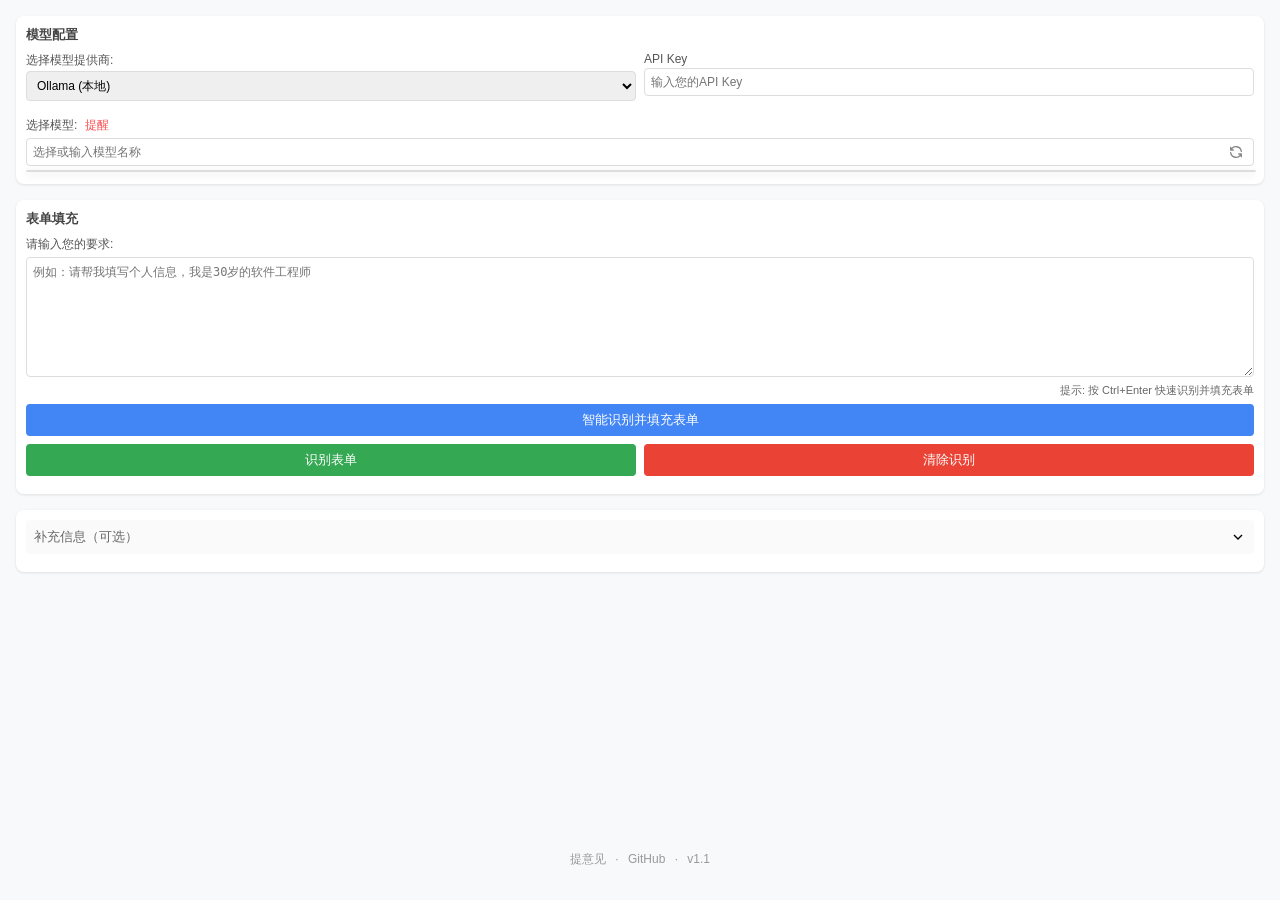
<file: sidepanel.html>
<!DOCTYPE html>
<html>
<head>
    <meta charset="UTF-8">
    <title>智能表单填充助手</title>
    <style>
        body {
            font-family: 'PingFang SC', 'Microsoft YaHei', sans-serif;
            width: 100%;
            min-height: 100vh;
            padding: 12px;
            background-color: #f8f9fa;
            margin: 0;
            box-sizing: border-box;
            overflow-y: auto;
            display: flex;
            flex-direction: column;
        }
        h1 {
            font-size: 16px;
            color: #333;
            margin: 0 0 12px 0;
            text-align: center;
        }
        .section {
            background-color: white;
            border-radius: 8px;
            padding: 10px;
            margin-bottom: 12px;
            box-shadow: 0 1px 3px rgba(0,0,0,0.1);
        }
        .section-title {
            font-size: 13px;
            font-weight: bold;
            margin-bottom: 8px;
            color: #444;
        }
        label {
            display: block;
            margin-bottom: 4px;
            font-size: 12px;
            color: #555;
        }
        input[type="text"], select, textarea {
            width: 100%;
            padding: 6px;
            border: 1px solid #ddd;
            border-radius: 4px;
            box-sizing: border-box;
            margin-bottom: 8px;
            font-size: 12px;
        }
        textarea {
            height: 80px;
            resize: vertical;
        }
        button {
            background-color: #4285f4;
            color: white;
            border: none;
            padding: 7px 12px;
            border-radius: 4px;
            cursor: pointer;
            font-size: 13px;
            width: 100%;
            transition: background-color 0.2s;
        }
        button:hover {
            background-color: #3367d6;
        }
        button:disabled {
            opacity: 0.7;
            cursor: not-allowed;
        }
        .radio-group {
            margin-bottom: 8px;
            display: flex;
            justify-content: space-between;
        }
        .radio-option {
            display: flex;
            align-items: center;
        }
        .radio-option input {
            margin-right: 4px;
        }
        .status {
            font-size: 12px;
            color: #666;
            margin-top: 8px;
            text-align: center;
        }
        .hidden {
            display: none;
        }
        
        /* API Key链接样式 */
        .api-key-link {
            font-size: 12px;
            margin-left: 5px;
            color: #4285f4;
            text-decoration: none;
        }
        
        .api-key-link:hover {
            text-decoration: underline;
        }
        
        /* 加载指示器样式 */
        .loading-indicator {
            display: none;
            position: relative;
            width: 100%;
            height: 3px;
            overflow: hidden;
            margin-top: 8px;
            background-color: #f1f1f1;
            border-radius: 2px;
        }
        .loading-indicator::after {
            content: '';
            position: absolute;
            top: 0;
            left: 0;
            height: 100%;
            width: 30%;
            background-color: #4285f4;
            animation: loading 1.5s infinite ease-in-out;
            border-radius: 2px;
        }
        @keyframes loading {
            0% {
                left: -30%;
            }
            100% {
                left: 100%;
            }
        }
        .loading-indicator.active {
            display: block;
        }
        
        /* 紧凑布局 */
        .compact-row {
            display: flex;
            gap: 8px;
            margin-bottom: 8px;
        }
        .compact-row > div {
            flex: 1;
        }
        .compact-row label {
            margin-bottom: 2px;
        }
        .shortcut-tip {
            text-align: right;
            margin-top: -6px;
            margin-bottom: 6px;
            font-size: 11px;
            color: #666;
        }
        
        /* 侧边栏特定样式 */
        @media (min-width: 300px) {
            body {
                padding: 16px;
            }
            
            textarea {
                height: 120px;
            }
            
            .section {
                margin-bottom: 16px;
            }
        }
        
        /* 主要内容区域 */
        .main-content {
            flex: 1;
        }
        
        .footer-info {
            text-align: center;
            margin-top: auto;
            padding: 16px 0;
            font-size: 12px;
            color: #999;
        }
        .footer-info a {
            color: #999;
            text-decoration: none;
        }
        .footer-info a:hover {
            color: #4285f4;
        }
        .footer-sep {
            margin: 0 6px;
        }
        .qrcode-image {
            max-width: 100%;
            width: 150px;
            height: 150px;
            border-radius: 8px;
            box-shadow: 0 2px 8px rgba(0,0,0,0.1);
        }
        
        /* 反馈按钮样式 */
        .feedback-button {
            margin-top: 10px;
            padding: 6px 12px;
            background-color: #f0f0f0;
            border: 1px solid #ddd;
            border-radius: 4px;
            font-size: 12px;
            cursor: pointer;
            transition: background-color 0.2s;
        }
        .feedback-button:hover {
            background-color: #e0e0e0;
        }
        
        /* 反馈链接样式 */
        .feedback-link {
            display: inline-block;
            margin-top: 10px;
            font-size: 13px;
            color: #4285f4;
            text-decoration: none;
            transition: color 0.2s;
        }
        .feedback-link:hover {
            color: #3367d6;
            text-decoration: underline;
        }
        
        /* 模态框样式 */
        .modal {
            display: none;
            position: fixed;
            top: 0;
            left: 0;
            width: 100%;
            height: 100%;
            background-color: rgba(0,0,0,0.5);
            z-index: 1000;
            justify-content: center;
            align-items: center;
        }
        .modal-content {
            background-color: white;
            padding: 20px;
            border-radius: 8px;
            max-width: 80%;
            box-shadow: 0 4px 12px rgba(0,0,0,0.2);
            text-align: left;
        }
        .modal-content h3 {
            margin-top: 0;
            margin-bottom: 16px;
            font-size: 16px;
            color: #333;
        }
        .modal-content p {
            margin: 8px 0;
            font-size: 13px;
            color: #666;
            line-height: 1.5;
        }
        .modal-content a {
            color: #1890ff;
            text-decoration: none;
        }
        .modal-content a:hover {
            text-decoration: underline;
        }
        .modal-close {
            margin-top: 15px;
            padding: 6px 12px;
            background-color: #4285f4;
            color: white;
            border: none;
            border-radius: 4px;
            cursor: pointer;
        }
        .modal-close:hover {
            background-color: #3367d6;
        }
        
        /* 自定义下拉列表样式 */
        .model-selection-container {
            position: relative;
        }
        .model-input {
            width: 100%;
            padding: 6px;
            padding-right: 30px; /* 为刷新按钮留出空间 */
            border: 1px solid #ddd;
            border-radius: 4px;
            box-sizing: border-box;
            margin-bottom: 8px;
            font-size: 12px;
        }
        .refresh-button {
            position: absolute;
            right: 8px;
            top: 50%;
            transform: translateY(-50%);
            margin-top: -4px; /* 调整垂直位置 */
            background: none;
            border: none;
            padding: 2px;
            width: 20px;
            height: 20px;
            cursor: pointer;
            color: #888;
            border-radius: 3px;
            display: flex;
            align-items: center;
            justify-content: center;
            transition: all 0.2s;
        }
        .refresh-button:hover {
            color: #4285f4;
            background-color: rgba(66, 133, 244, 0.1);
        }
        .refresh-button svg {
            width: 16px;
            height: 16px;
        }
        .model-dropdown {
            position: absolute;
            top: 100%;
            left: 0;
            width: 100%;
            background-color: white;
            border-radius: 4px;
            box-shadow: 0 2px 8px rgba(0,0,0,0.15);
            max-height: 200px;
            overflow-y: auto;
            z-index: 100;
            margin-top: -4px;
            border: 1px solid #ddd;
        }
        .model-list {
            list-style: none;
            padding: 0;
            margin: 0;
        }
        .model-list li {
            padding: 8px 12px;
            cursor: pointer;
            font-size: 12px;
            border-bottom: 1px solid #f0f0f0;
            transition: background-color 0.2s;
        }
        .model-list li:last-child {
            border-bottom: none;
        }
        .model-list li:hover {
            background-color: #f0f0f0;
        }
        
        /* 添加提示图标样式 */
        .info-icon {
            display: inline-block;
            color: #ff4d4f;
            font-size: 12px;
            margin-left: 4px;
            cursor: help;
            font-style: normal;
            vertical-align: middle;
        }
        
        .tooltip {
            position: absolute;
            background: rgba(0, 0, 0, 0.8);
            color: white;
            padding: 8px 12px;
            border-radius: 4px;
            font-size: 12px;
            max-width: 300px;
            z-index: 1000;
            display: none;
            white-space: pre-wrap;
            line-height: 1.4;
        }
        
        .info-icon:hover + .tooltip {
            display: block;
        }
        
        /* Ollama配置卡片样式 */
        .ollama-guide {
            background-color: #f5f7ff;
            border: 1px solid #e0e6ff;
            padding: 12px;
            margin-top: 8px;
            border-radius: 6px;
        }
        .ollama-guide h4 {
            margin: 0 0 8px 0;
            color: #1a73e8;
            font-size: 13px;
        }
        .ollama-guide p {
            margin: 4px 0;
            font-size: 12px;
            color: #555;
            line-height: 1.5;
        }
        .ollama-guide code {
            background: #eef1ff;
            padding: 2px 4px;
            border-radius: 3px;
            font-family: monospace;
            font-size: 11px;
            display: block;
            margin: 4px 0;
            white-space: pre-wrap;
        }
        .ollama-guide .note {
            color: #d23f31;
            font-size: 11px;
            margin-top: 8px;
        }
        
        /* 字数统计样式 */
        .word-count {
            font-size: 11px;
            color: #666;
            text-align: right;
            margin-top: -6px;
            margin-bottom: 8px;
        }
        
        .word-count.warning {
            color: #f57c00;
        }
        
        .word-count.error {
            color: #d32f2f;
        }
        
        /* 补充资料文本框样式 */
        .additional-info-textarea {
            min-height: 40px;
            max-height: 200px;
            font-size: 12px;
            line-height: 1.5;
            padding: 8px;
            display: none;
        }
        
        /* 补充资料相关样式 */
        .additional-info-container {
            position: relative;
        }
        
        .additional-info-header {
            display: flex;
            align-items: center;
            justify-content: space-between;
            cursor: pointer;
            padding: 8px;
            background: #fafafa;
            border-radius: 4px;
            margin-bottom: 8px;
            user-select: none;
        }
        
        .additional-info-header:hover {
            background: #f0f0f0;
        }
        
        .additional-info-title {
            font-size: 13px;
            color: #666;
        }
        
        .additional-info-arrow {
            width: 16px;
            height: 16px;
            transition: transform 0.2s;
        }
        
        .additional-info-container.expanded .additional-info-arrow {
            transform: rotate(180deg);
        }
        
        .additional-info-container.expanded .additional-info-textarea,
        .additional-info-container.expanded .additional-info-footer,
        .additional-info-container.expanded .tags-container {
            display: block;
        }
        
        .additional-info-footer {
            display: none;
            justify-content: flex-end;
            align-items: center;
            margin-top: 4px;
        }
        
        .tags-container {
            display: none;
            align-items: center;
            gap: 8px;
            margin-bottom: 8px;
            min-height: 28px;
            flex-wrap: wrap;
        }
        
        .tags-list {
            display: flex;
            gap: 8px;
            flex-wrap: wrap;
            flex: 1;
        }
        
        .tag {
            display: inline-flex;
            align-items: center;
            gap: 4px;
            padding: 4px 8px;
            background-color: #f0f0f0;
            border-radius: 4px;
            font-size: 12px;
            cursor: pointer;
            transition: all 0.2s;
        }
        
        .tag.active {
            background-color: #e6f4ff;
            color: #1890ff;
        }
        
        .tag:hover {
            background-color: #e6e6e6;
        }
        
        .tag.active:hover {
            background-color: #bae0ff;
        }
        
        .tag .delete-btn {
            width: 14px;
            height: 14px;
            display: inline-flex;
            align-items: center;
            justify-content: center;
            border-radius: 50%;
            background: rgba(0, 0, 0, 0.1);
            border: none;
            padding: 0;
            cursor: pointer;
            opacity: 0.6;
            transition: all 0.2s;
            color: #666;
        }
        
        .tag .delete-btn:hover {
            opacity: 1;
            background: rgba(0, 0, 0, 0.2);
            color: #333;
        }
        
        .tag.active .delete-btn {
            color: #1890ff;
            background: rgba(24, 144, 255, 0.1);
        }
        
        .tag.active .delete-btn:hover {
            background: rgba(24, 144, 255, 0.2);
            color: #096dd9;
        }
        
        .icon-button {
            width: 24px;
            height: 24px;
            padding: 0;
            display: flex;
            align-items: center;
            justify-content: center;
            background: none;
            border: 1px solid #ddd;
            border-radius: 4px;
            cursor: pointer;
            color: #666;
            transition: all 0.2s;
        }
        
        .icon-button:hover {
            background-color: #f5f5f5;
            border-color: #999;
            color: #333;
        }
        
        .button-group {
            display: inline-flex;
            align-items: center;
            gap: 4px;
        }
        
        .text-button {
            font-size: 12px;
            color: #1890ff;
            text-decoration: none;
            cursor: pointer;
            padding: 7px 12px;
            min-width: 32px;
            text-align: center;
            white-space: nowrap;
        }
        
        .text-button:hover {
            text-decoration: underline;
        }
        
        .small-button {
            padding: 7px 12px;
            font-size: 12px;
            background-color: #1890ff;
            color: white;
            border: none;
            border-radius: 4px;
            cursor: pointer;
            transition: background-color 0.2s;
            min-width: 32px;
            white-space: nowrap;
        }
        
        .small-button:hover {
            background-color: #40a9ff;
        }
        
        .small-button:disabled {
            background-color: #d9d9d9;
            cursor: not-allowed;
        }
    </style>
</head>
<body>
    <div class="main-content">
        <div class="section">
            <div class="section-title">模型配置</div>
            
            <div class="compact-row">
                <div>
                    <label for="model-provider">选择模型提供商:</label>
                    <select id="model-provider">
                        <option value="ollama">Ollama (本地)</option>
                        <option value="openai">OpenAI</option>
                        <option value="qianwen">通义千问</option>
                        <option value="zhipu">智谱AI</option>
                        <option value="deepseek">DeepSeek</option>
                        <option value="siliconflow">硅基流动</option>
                        <option value="volcengine">火山引擎</option>
                    </select>
                </div>
                <div id="api-container">
                    <label id="api-key-label" for="api-key">API Key </label>
                    <input type="text" id="api-key" placeholder="输入您的API Key">
                </div>
                <div id="ollama-container" class="hidden">
                    <label for="ollama-url">Ollama 地址:</label>
                    <input type="text" id="ollama-url" placeholder="http://localhost:11434" value="http://localhost:11434">
                </div>
            </div>
            
            <div>
                <label for="model-selection">选择模型: <span class="info-icon">提醒</span>
                <span class="tooltip">请选支持 8k 以上模型，请尽量选择 32b 以上的模型。
模型必须要支持 8k 以上，否则会识别失败。
【注意】没必要选择 思考型模型，比如 DeepSeek R1。

首选推荐：
OpenAI：gpt-4o-mini；（最快）
千问：qwen-long；（较快、最便宜）
智谱：GLM-4-Long；
DeepSeek：deepseek-chat
硅基流动：Qwen2.5-32B-Instruct
火山引擎：moonshot-v1-32k
</span></label>
                <div class="model-selection-container relative">
                    <input type="text" id="model-input" class="model-input" placeholder="选择或输入模型名称" autocomplete="off">
                    <button id="refresh-models" type="button" class="refresh-button" title="刷新模型列表">
                        <svg xmlns="http://www.w3.org/2000/svg" width="16" height="16" viewBox="0 0 24 24" fill="none" stroke="currentColor" stroke-width="2" stroke-linecap="round" stroke-linejoin="round">
                            <path d="M20 11a8.1 8.1 0 0 0 -15.5 -2m-.5 -4v4h4"></path>
                            <path d="M4 13a8.1 8.1 0 0 0 15.5 2m.5 4v-4h-4"></path>
                        </svg>
                    </button>
                    <!-- 模型列表下拉框 -->
                    <div id="model-dropdown" class="model-dropdown">
                        <div id="model-list" class="model-list"></div>
                    </div>
                </div>
                <!-- 保留原始 select 元素但隐藏它，用于兼容现有代码 -->
                <select id="model-selection" class="hidden">
                    <option value="loading">请先选择提供商...</option>
                </select>
            </div>
        </div>
        
        <div class="section">
            <div class="section-title">表单填充</div>
            <label for="user-prompt">请输入您的要求:</label>
            <textarea id="user-prompt" placeholder="例如：请帮我填写个人信息，我是30岁的软件工程师"></textarea>
            <div class="shortcut-tip">
                提示: 按 Ctrl+Enter 快速识别并填充表单
            </div>
            
            <button id="fill-form" title="快捷键: Ctrl+Enter">智能识别并填充表单</button>
            <div style="display: flex; margin-top: 8px; gap: 8px;">
                <button id="extract-form" style="flex: 1; background-color: #34a853;">识别表单</button>
                <button id="remove-highlights" style="flex: 1; background-color: #ea4335;">清除识别</button>
            </div>
            
            <!-- 加载指示器 -->
            <div id="loading-indicator" class="loading-indicator"></div>
            
            <div id="status" class="status"></div>
        </div>
        
        <!-- 补充资料卡片 -->
        <div class="section">
            <!-- 补充资料编辑区 -->
            <div class="additional-info-container">
                <div class="additional-info-header">
                    <span class="additional-info-title">补充信息（可选）</span>
                    <svg class="additional-info-arrow" xmlns="http://www.w3.org/2000/svg" viewBox="0 0 24 24" fill="none" stroke="currentColor" stroke-width="2">
                        <polyline points="6 9 12 15 18 9"></polyline>
                    </svg>
                </div>

                <!-- 标签列表 -->
                <div class="tags-container">
                    <div id="tags-list" class="tags-list"></div>
                </div>
                
                <textarea 
                    id="additional-info" 
                    class="additional-info-textarea" 
                    placeholder="请注意：资料只存于本地，删除插件之后就会丢失。在这里输入补充信息，这些信息将被 AI 一起理解。 "
                ></textarea>
                <div class="additional-info-footer">
                    <div id="word-count" class="word-count">0 字</div>
                    <div class="button-group">
                        <button id="save-info" class="small-button">保存</button>
                        <a href="#" id="save-as" class="text-button">另存为</a>
                    </div>
                </div>

            </div>
        </div>
        
        <!-- Ollama 配置指南卡片 -->
        <div id="ollamaSection" class="section hidden">
            <div class="section-title">Ollama 配置指南</div>
            <div class="ollama-guide">
                <p>由于 Ollama 需要本地运行，所以需要您本地安装 Ollama 服务。</p>
                <p>并允许浏览器的跨域请求。</p>
                </br>
                <p>请参考以下步骤安装和配置 Ollama：</p>
                <p>1. 安装 Ollama（如果尚未安装）：</p>
                <code>curl https://ollama.ai/install.sh | sh</code>
                <p>2. 启动 Ollama 服务（允许浏览器访问）：</p>
                <code>OLLAMA_ORIGINS="*" ollama serve</code>
                <p>3. 下载推荐模型（选择以下命令之一）：</p>
                <code>ollama run qwen2.5:32b
ollama run qwen2.5-coder:14b</code>
                <p class="note">注意：首次下载模型可能需要一些时间，请耐心等待。下载完成后，模型会自动出现在上方的选择列表中。</p>
            </div>
        </div>
    </div>
    
    <!-- 底部信息 -->
    <div class="footer-info">
        <a href="#" id="feedback-link">提意见</a>
        <span class="footer-sep">·</span>
        <a href="https://github.com/itshen/ai_former" target="_blank">GitHub</a>
        <span class="footer-sep">·</span>
        <span>v1.1</span>
    </div>
    
    <!-- 反馈模态框 -->
    <div id="feedback-modal" class="modal">
        <div class="modal-content">
            <h3>👋 嗨，我是洛小山</h3>
            <p style="color: #666; font-size: 14px;">白天是个爱折腾的 AI 产品经理，晚上是个快乐的小开发~ </p>
            
            <p style="color: #1890ff; margin-top: 15px;">🎯 关于这个工具</p>
            <p>这是我根据公众号读者的需求开发的智能表单填充工具，希望能帮你省下宝贵的时间！</p>
            
            <p style="color: #1890ff; margin-top: 15px;">🚀 更多好玩的</p>
            <p>我还在捣鼓更多有趣的 AI 小工具，会在公众号【洛小山】和大家分享：</p>
            <ul style="color: #666; margin: 8px 0; padding-left: 20px;">
                <li>各种实用的 AI 工具</li>
                <li>有趣的技术教程</li>
                <li>AI 技术到产品的实践</li>
                <li>AI 产品拆解</li>
            </ul>
            
            <p style="color: #1890ff; margin-top: 15px;">💡 期待你的想法</p>
            <p>在日常工作或生活中，<span style="color: #ff4d4f; font-weight: 500;">有没有觉得“要是有个 AI 工具能帮我做这个就好了”？</span>欢迎扫码和我聊聊，说不定你的小需求就能变成下一个实用工具！</p>
            
            <p style="color: #1890ff; margin-top: 15px;">🐛 遇到问题？</p>
            <p>开发不易，难免有 bug ~ 如果你发现了什么问题，欢迎来和我说说，我会及时修复的！你的反馈就是对我最好的支持 😊</p>
            
            <p style=" margin-top: 15px; color: #666;">
                🏠 洛小山：<a href="http://luoxiaoshan.cn" target="_blank" style="color: #1890ff;">luoxiaoshan.cn</a>
            </p>
            <div style="display: flex; justify-content: center; gap: 20px; margin: 15px auto;">
                <div style="text-align: center;">
                    <img src="qrcode.jpg" alt="扫码关注" class="qrcode-image">
                    <p style="font-size: 12px; color: #666; margin-top: 6px;">关注公众号，学习更多 AI 技巧</p>
                </div>
                <div style="text-align: center;">
                    <img src="sponsor.jpg" alt="赞赏支持" class="qrcode-image">
                    <p style="font-size: 12px; color: #666; margin-top: 6px;">开源不易，感谢支持一杯咖啡</p>
                </div>
            </div>
            <button id="close-modal" class="modal-close">关闭</button>
        </div>
    </div>
    
    <script src="sidepanel.js"></script>
</body>
</html>
</file>
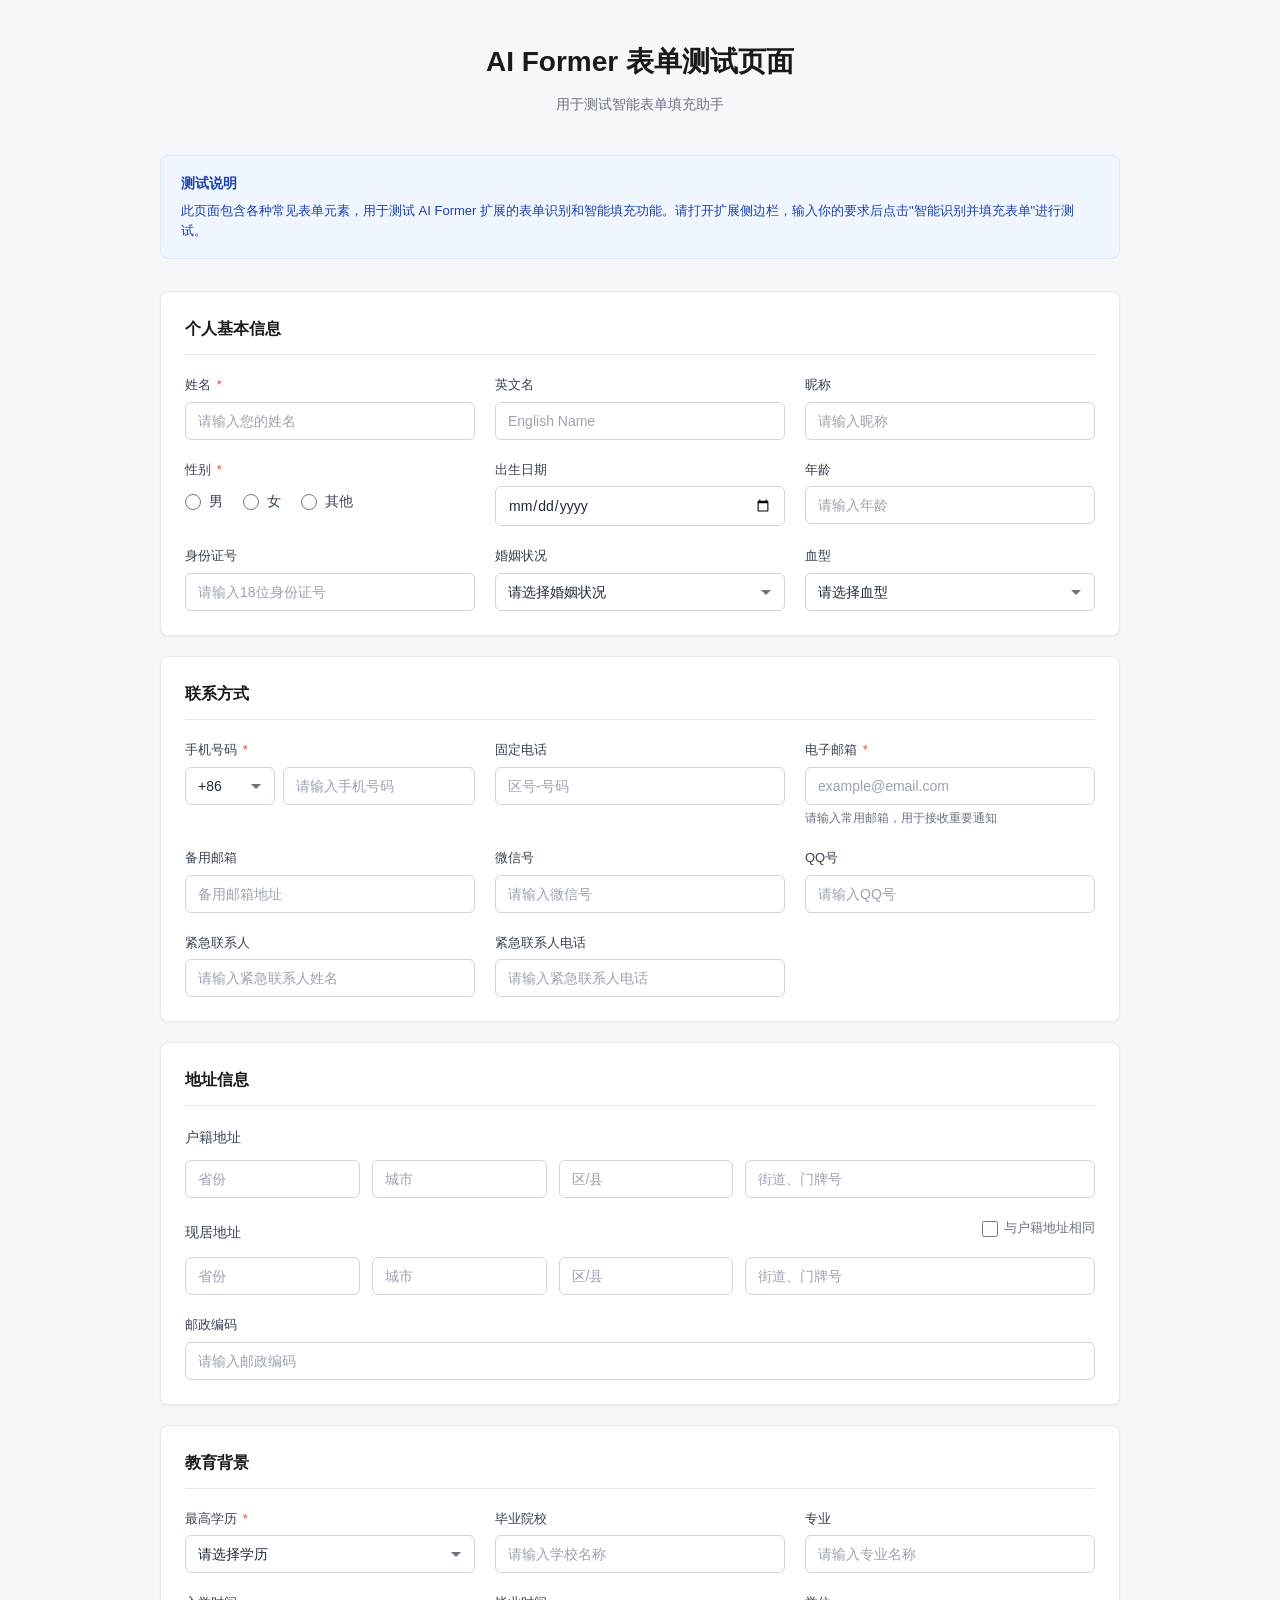
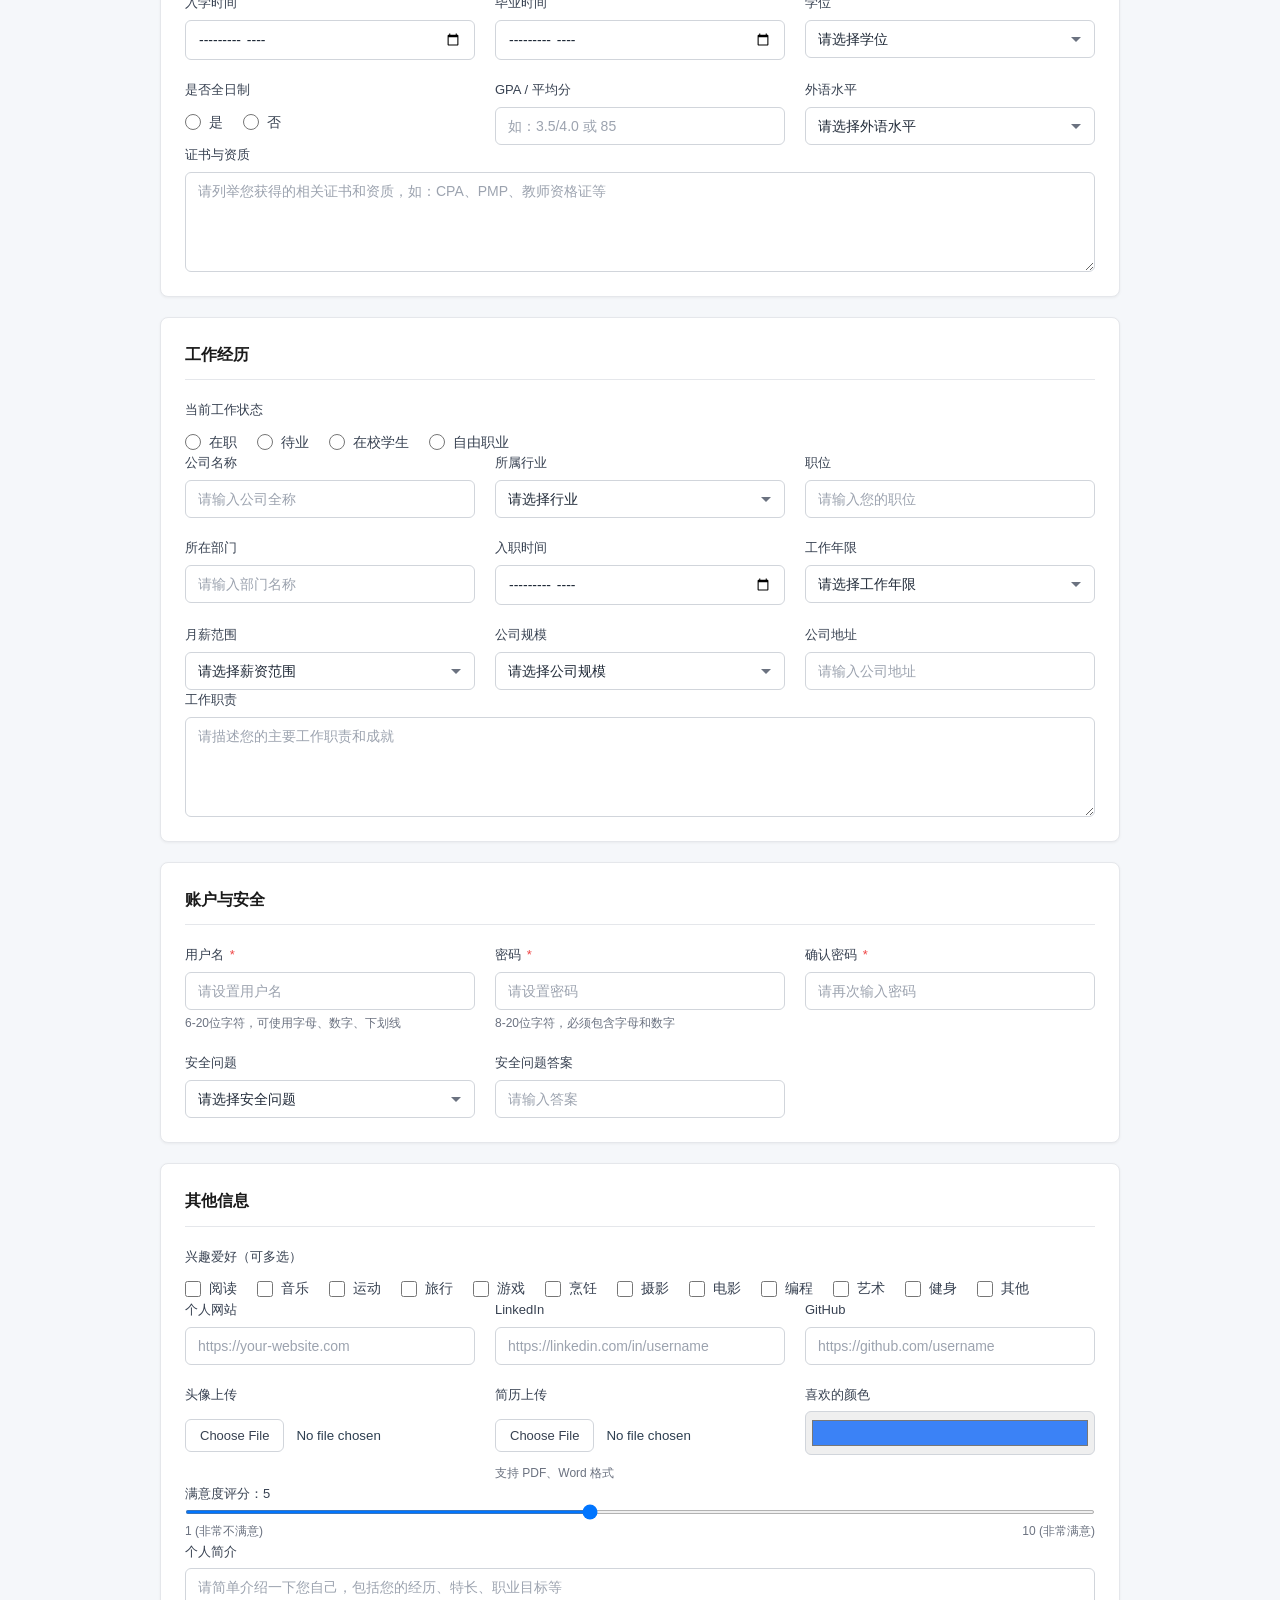
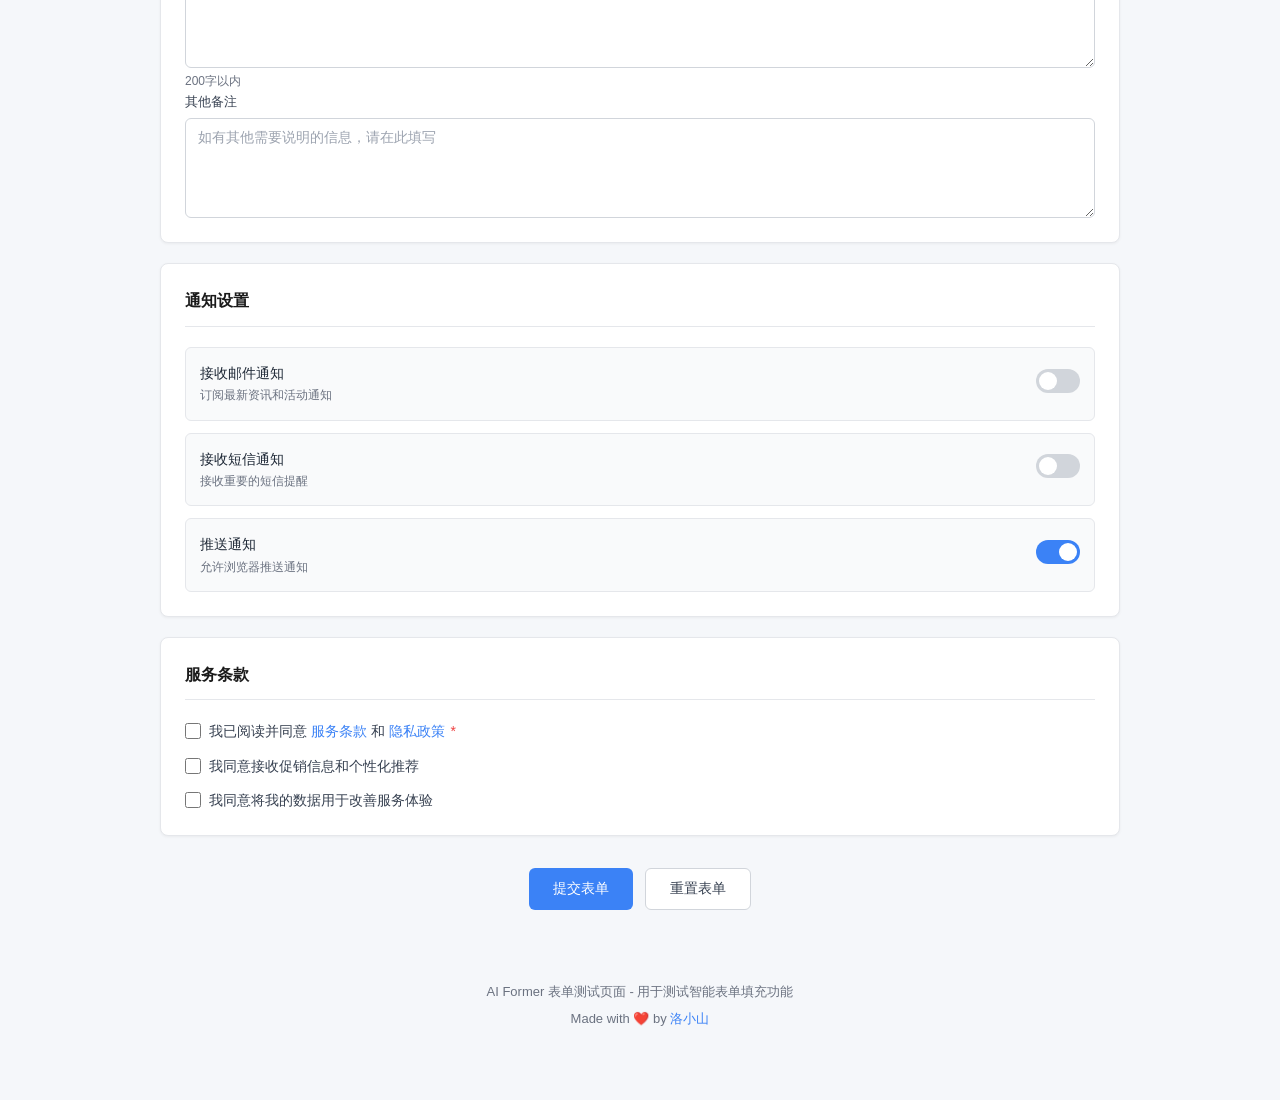
<file: test_form.html>
<!DOCTYPE html>
<html lang="zh-CN">
<head>
    <meta charset="UTF-8">
    <meta name="viewport" content="width=device-width, initial-scale=1.0">
    <title>AI Former 表单测试页面</title>
    <style>
        * {
            margin: 0;
            padding: 0;
            box-sizing: border-box;
        }
        
        body {
            font-family: -apple-system, BlinkMacSystemFont, 'Segoe UI', 'PingFang SC', 'Hiragino Sans GB', 'Microsoft YaHei', sans-serif;
            background: #f5f7fa;
            min-height: 100vh;
            padding: 40px 20px;
            line-height: 1.6;
            color: #2c3e50;
        }
        
        .container {
            max-width: 960px;
            margin: 0 auto;
        }
        
        /* 页面标题 */
        .page-header {
            text-align: center;
            margin-bottom: 40px;
        }
        
        .page-header h1 {
            color: #1a1a1a;
            font-size: 28px;
            font-weight: 600;
            margin-bottom: 8px;
        }
        
        .page-header p {
            color: #6b7280;
            font-size: 14px;
        }
        
        /* 提示卡片 */
        .info-banner {
            background: #eff6ff;
            padding: 16px 20px;
            border-radius: 8px;
            margin-bottom: 32px;
            border: 1px solid #dbeafe;
        }
        
        .info-banner h3 {
            font-size: 14px;
            font-weight: 600;
            color: #1e40af;
            margin-bottom: 6px;
        }
        
        .info-banner p {
            font-size: 13px;
            line-height: 1.6;
            color: #1e40af;
        }
        
        /* 卡片 */
        .card {
            background: #fff;
            border-radius: 8px;
            padding: 24px;
            margin-bottom: 20px;
            box-shadow: 0 1px 3px rgba(0,0,0,0.05);
            border: 1px solid #e5e7eb;
        }
        
        .card-title {
            font-size: 16px;
            font-weight: 600;
            color: #1a1a1a;
            margin-bottom: 20px;
            padding-bottom: 12px;
            border-bottom: 1px solid #e5e7eb;
        }
        
        /* 表单布局 */
        .form-grid {
            display: grid;
            grid-template-columns: repeat(auto-fit, minmax(280px, 1fr));
            gap: 20px;
        }
        
        .form-group {
            display: flex;
            flex-direction: column;
        }
        
        .form-group.full-width {
            grid-column: 1 / -1;
        }
        
        /* 标签 */
        label {
            font-size: 13px;
            font-weight: 500;
            color: #374151;
            margin-bottom: 6px;
        }
        
        label .required {
            color: #ef4444;
            margin-left: 2px;
        }
        
        /* 输入框 */
        input[type="text"],
        input[type="email"],
        input[type="tel"],
        input[type="url"],
        input[type="number"],
        input[type="date"],
        input[type="month"],
        input[type="time"],
        input[type="datetime-local"],
        input[type="week"],
        input[type="password"],
        input[type="search"],
        select,
        textarea {
            width: 100%;
            padding: 10px 12px;
            border: 1px solid #d1d5db;
            border-radius: 6px;
            font-size: 14px;
            color: #1f2937;
            background: #fff;
            transition: all 0.15s ease;
            font-family: inherit;
        }
        
        input:hover,
        select:hover,
        textarea:hover {
            border-color: #9ca3af;
        }
        
        input:focus,
        select:focus,
        textarea:focus {
            outline: none;
            border-color: #3b82f6;
            box-shadow: 0 0 0 3px rgba(59, 130, 246, 0.1);
        }
        
        input::placeholder,
        textarea::placeholder {
            color: #9ca3af;
        }
        
        input:disabled {
            background: #f9fafb;
            color: #9ca3af;
            cursor: not-allowed;
        }
        
        input[readonly] {
            background: #f9fafb;
            cursor: default;
        }
        
        textarea {
            resize: vertical;
            min-height: 100px;
        }
        
        /* 选择框 */
        select {
            cursor: pointer;
            appearance: none;
            background-image: url("data:image/svg+xml,%3Csvg xmlns='http://www.w3.org/2000/svg' width='12' height='12' viewBox='0 0 12 12'%3E%3Cpath fill='%236b7280' d='M6 9L1 4h10z'/%3E%3C/svg%3E");
            background-repeat: no-repeat;
            background-position: right 12px center;
            padding-right: 36px;
        }
        
        /* 单选框和复选框 */
        .radio-group,
        .checkbox-group {
            display: flex;
            flex-wrap: wrap;
            gap: 20px;
            margin-top: 4px;
        }
        
        .radio-item,
        .checkbox-item {
            display: flex;
            align-items: center;
            gap: 8px;
        }
        
        input[type="radio"],
        input[type="checkbox"] {
            width: 16px;
            height: 16px;
            cursor: pointer;
            accent-color: #3b82f6;
        }
        
        .radio-item label,
        .checkbox-item label {
            margin: 0;
            font-weight: 400;
            font-size: 14px;
            cursor: pointer;
        }
        
        /* 开关按钮 */
        .switch-group {
            display: flex;
            flex-direction: column;
            gap: 12px;
        }
        
        .switch-item {
            display: flex;
            align-items: center;
            justify-content: space-between;
            padding: 14px;
            background: #f9fafb;
            border-radius: 6px;
            border: 1px solid #e5e7eb;
        }
        
        .switch-info h4 {
            font-size: 14px;
            font-weight: 500;
            color: #1f2937;
            margin-bottom: 2px;
        }
        
        .switch-info p {
            font-size: 12px;
            color: #6b7280;
        }
        
        /* 切换开关 */
        .toggle {
            position: relative;
            width: 44px;
            height: 24px;
        }
        
        .toggle input {
            opacity: 0;
            width: 0;
            height: 0;
        }
        
        .toggle-slider {
            position: absolute;
            cursor: pointer;
            top: 0;
            left: 0;
            right: 0;
            bottom: 0;
            background-color: #d1d5db;
            transition: 0.2s;
            border-radius: 24px;
        }
        
        .toggle-slider:before {
            position: absolute;
            content: "";
            height: 18px;
            width: 18px;
            left: 3px;
            bottom: 3px;
            background-color: white;
            transition: 0.2s;
            border-radius: 50%;
        }
        
        .toggle input:checked + .toggle-slider {
            background-color: #3b82f6;
        }
        
        .toggle input:checked + .toggle-slider:before {
            transform: translateX(20px);
        }
        
        /* 按钮 */
        .btn-group {
            display: flex;
            gap: 12px;
            justify-content: center;
            margin-top: 32px;
        }
        
        button {
            padding: 11px 24px;
            border: none;
            border-radius: 6px;
            font-size: 14px;
            font-weight: 500;
            cursor: pointer;
            transition: all 0.15s ease;
            font-family: inherit;
        }
        
        .btn-primary {
            background: #3b82f6;
            color: white;
        }
        
        .btn-primary:hover {
            background: #2563eb;
        }
        
        .btn-primary:active {
            background: #1d4ed8;
        }
        
        .btn-secondary {
            background: #fff;
            color: #374151;
            border: 1px solid #d1d5db;
        }
        
        .btn-secondary:hover {
            background: #f9fafb;
            border-color: #9ca3af;
        }
        
        /* 帮助文本 */
        .help-text {
            font-size: 12px;
            color: #6b7280;
            margin-top: 4px;
        }
        
        /* 文件上传 */
        input[type="file"] {
            padding: 8px 0;
            cursor: pointer;
            border: none;
        }
        
        input[type="file"]::file-selector-button {
            padding: 8px 14px;
            border: 1px solid #d1d5db;
            background: #fff;
            color: #374151;
            border-radius: 6px;
            font-size: 13px;
            font-weight: 500;
            cursor: pointer;
            margin-right: 12px;
            transition: all 0.15s ease;
        }
        
        input[type="file"]::file-selector-button:hover {
            background: #f9fafb;
            border-color: #9ca3af;
        }
        
        /* 范围滑块 */
        input[type="range"] {
            width: 100%;
            height: 4px;
            border: none;
            background: #e5e7eb;
            border-radius: 2px;
            outline: none;
            padding: 0;
            cursor: pointer;
        }
        
        input[type="range"]::-webkit-slider-thumb {
            appearance: none;
            width: 16px;
            height: 16px;
            background: #3b82f6;
            border-radius: 50%;
            cursor: pointer;
        }
        
        input[type="range"]::-moz-range-thumb {
            width: 16px;
            height: 16px;
            background: #3b82f6;
            border-radius: 50%;
            cursor: pointer;
            border: none;
        }
        
        .range-labels {
            display: flex;
            justify-content: space-between;
            font-size: 12px;
            color: #6b7280;
            margin-top: 8px;
        }
        
        /* 颜色选择器 */
        input[type="color"] {
            width: 100%;
            height: 44px;
            border: 1px solid #d1d5db;
            border-radius: 6px;
            cursor: pointer;
            padding: 4px;
        }
        
        /* 页脚 */
        footer {
            text-align: center;
            margin-top: 48px;
            padding: 24px;
            color: #6b7280;
        }
        
        footer p {
            font-size: 13px;
            margin-bottom: 6px;
        }
        
        footer a {
            color: #3b82f6;
            text-decoration: none;
        }
        
        footer a:hover {
            text-decoration: underline;
        }
        
        /* 响应式 */
        @media (max-width: 768px) {
            body {
                padding: 20px 12px;
            }
            
            .page-header h1 {
                font-size: 24px;
            }
            
            .card {
                padding: 20px;
            }
            
            .form-grid {
                grid-template-columns: 1fr;
            }
            
            .btn-group {
                flex-direction: column;
            }
            
            button {
                width: 100%;
            }
        }
        
        /* 电话号码输入组合 */
        .phone-group {
            display: flex;
            gap: 8px;
        }
        
        .phone-group select {
            flex: 0 0 90px;
        }
        
        .phone-group input {
            flex: 1;
        }
        
        /* 地址分组 */
        .address-section {
            margin-bottom: 20px;
        }
        
        .address-header {
            display: flex;
            justify-content: space-between;
            align-items: center;
            margin-bottom: 12px;
        }
        
        .address-header h4 {
            font-size: 14px;
            font-weight: 500;
            color: #374151;
        }
        
        .checkbox-label {
            display: flex;
            align-items: center;
            gap: 6px;
            font-size: 13px;
            color: #6b7280;
            cursor: pointer;
        }
        
        .address-grid {
            display: grid;
            grid-template-columns: 1fr 1fr 1fr 2fr;
            gap: 12px;
        }
        
        @media (max-width: 768px) {
            .address-grid {
                grid-template-columns: 1fr;
            }
        }
    </style>
</head>
<body>
    <div class="container">
        <!-- 页面标题 -->
        <div class="page-header">
            <h1>AI Former 表单测试页面</h1>
            <p>用于测试智能表单填充助手</p>
        </div>
        
        <!-- 提示信息 -->
        <div class="info-banner">
            <h3>测试说明</h3>
            <p>此页面包含各种常见表单元素，用于测试 AI Former 扩展的表单识别和智能填充功能。请打开扩展侧边栏，输入你的要求后点击"智能识别并填充表单"进行测试。</p>
        </div>
        
        <form id="test-form">
            <!-- 个人基本信息 -->
            <div class="card">
                <h2 class="card-title">个人基本信息</h2>
                
                <div class="form-grid">
                    <div class="form-group">
                        <label>姓名 <span class="required">*</span></label>
                        <input type="text" name="fullname" placeholder="请输入您的姓名" required>
                    </div>
                    
                    <div class="form-group">
                        <label>英文名</label>
                        <input type="text" name="english_name" placeholder="English Name">
                    </div>
                    
                    <div class="form-group">
                        <label>昵称</label>
                        <input type="text" name="nickname" placeholder="请输入昵称">
                    </div>
                    
                    <div class="form-group">
                        <label>性别 <span class="required">*</span></label>
                        <div class="radio-group">
                            <div class="radio-item">
                                <input type="radio" id="male" name="gender" value="male">
                                <label for="male">男</label>
                            </div>
                            <div class="radio-item">
                                <input type="radio" id="female" name="gender" value="female">
                                <label for="female">女</label>
                            </div>
                            <div class="radio-item">
                                <input type="radio" id="other" name="gender" value="other">
                                <label for="other">其他</label>
                            </div>
                        </div>
                    </div>
                    
                    <div class="form-group">
                        <label>出生日期</label>
                        <input type="date" name="birthdate">
                    </div>
                    
                    <div class="form-group">
                        <label>年龄</label>
                        <input type="number" name="age" placeholder="请输入年龄" min="0" max="150">
                    </div>
                    
                    <div class="form-group">
                        <label>身份证号</label>
                        <input type="text" name="id_card" placeholder="请输入18位身份证号" maxlength="18">
                    </div>
                    
                    <div class="form-group">
                        <label>婚姻状况</label>
                        <select name="marital_status">
                            <option value="">请选择婚姻状况</option>
                            <option value="single">未婚</option>
                            <option value="married">已婚</option>
                            <option value="divorced">离异</option>
                            <option value="widowed">丧偶</option>
                        </select>
                    </div>
                    
                    <div class="form-group">
                        <label>血型</label>
                        <select name="blood_type">
                            <option value="">请选择血型</option>
                            <option value="A">A型</option>
                            <option value="B">B型</option>
                            <option value="AB">AB型</option>
                            <option value="O">O型</option>
                            <option value="unknown">不详</option>
                        </select>
                    </div>
                </div>
            </div>
            
            <!-- 联系方式 -->
            <div class="card">
                <h2 class="card-title">联系方式</h2>
                
                <div class="form-grid">
                    <div class="form-group">
                        <label>手机号码 <span class="required">*</span></label>
                        <div class="phone-group">
                            <select name="phone_code">
                                <option value="+86">+86</option>
                                <option value="+1">+1</option>
                                <option value="+44">+44</option>
                                <option value="+81">+81</option>
                                <option value="+82">+82</option>
                            </select>
                            <input type="tel" name="mobile" placeholder="请输入手机号码">
                        </div>
                    </div>
                    
                    <div class="form-group">
                        <label>固定电话</label>
                        <input type="tel" name="telephone" placeholder="区号-号码">
                    </div>
                    
                    <div class="form-group">
                        <label>电子邮箱 <span class="required">*</span></label>
                        <input type="email" name="email" placeholder="example@email.com">
                        <p class="help-text">请输入常用邮箱，用于接收重要通知</p>
                    </div>
                    
                    <div class="form-group">
                        <label>备用邮箱</label>
                        <input type="email" name="backup_email" placeholder="备用邮箱地址">
                    </div>
                    
                    <div class="form-group">
                        <label>微信号</label>
                        <input type="text" name="wechat" placeholder="请输入微信号">
                    </div>
                    
                    <div class="form-group">
                        <label>QQ号</label>
                        <input type="text" name="qq" placeholder="请输入QQ号">
                    </div>
                    
                    <div class="form-group">
                        <label>紧急联系人</label>
                        <input type="text" name="emergency_contact" placeholder="请输入紧急联系人姓名">
                    </div>
                    
                    <div class="form-group">
                        <label>紧急联系人电话</label>
                        <input type="tel" name="emergency_phone" placeholder="请输入紧急联系人电话">
                    </div>
                </div>
            </div>
            
            <!-- 地址信息 -->
            <div class="card">
                <h2 class="card-title">地址信息</h2>
                
                <!-- 户籍地址 -->
                <div class="address-section">
                    <div class="address-header">
                        <h4>户籍地址</h4>
                    </div>
                    <div class="address-grid">
                        <input type="text" name="hukou_province" placeholder="省份">
                        <input type="text" name="hukou_city" placeholder="城市">
                        <input type="text" name="hukou_district" placeholder="区/县">
                        <input type="text" name="hukou_detail" placeholder="街道、门牌号">
                    </div>
                </div>
                
                <!-- 现居地址 -->
                <div class="address-section">
                    <div class="address-header">
                        <h4>现居地址</h4>
                        <label class="checkbox-label">
                            <input type="checkbox" id="same_as_hukou">
                            <span>与户籍地址相同</span>
                        </label>
                    </div>
                    <div class="address-grid">
                        <input type="text" name="current_province" placeholder="省份" id="current_province">
                        <input type="text" name="current_city" placeholder="城市" id="current_city">
                        <input type="text" name="current_district" placeholder="区/县" id="current_district">
                        <input type="text" name="current_detail" placeholder="街道、门牌号" id="current_detail">
                    </div>
                </div>
                
                <div class="form-grid">
                    <div class="form-group">
                        <label>邮政编码</label>
                        <input type="text" name="postal_code" placeholder="请输入邮政编码" maxlength="6">
                    </div>
                </div>
            </div>
            
            <!-- 教育背景 -->
            <div class="card">
                <h2 class="card-title">教育背景</h2>
                
                <div class="form-grid">
                    <div class="form-group">
                        <label>最高学历 <span class="required">*</span></label>
                        <select name="education_level">
                            <option value="">请选择学历</option>
                            <option value="phd">博士</option>
                            <option value="master">硕士</option>
                            <option value="bachelor">本科</option>
                            <option value="associate">大专</option>
                            <option value="high_school">高中/中专</option>
                            <option value="junior_high">初中</option>
                            <option value="primary">小学</option>
                            <option value="other">其他</option>
                        </select>
                    </div>
                    
                    <div class="form-group">
                        <label>毕业院校</label>
                        <input type="text" name="university" placeholder="请输入学校名称">
                    </div>
                    
                    <div class="form-group">
                        <label>专业</label>
                        <input type="text" name="major" placeholder="请输入专业名称">
                    </div>
                    
                    <div class="form-group">
                        <label>入学时间</label>
                        <input type="month" name="enrollment_date">
                    </div>
                    
                    <div class="form-group">
                        <label>毕业时间</label>
                        <input type="month" name="graduation_date">
                    </div>
                    
                    <div class="form-group">
                        <label>学位</label>
                        <select name="degree">
                            <option value="">请选择学位</option>
                            <option value="doctor">博士学位</option>
                            <option value="master">硕士学位</option>
                            <option value="bachelor">学士学位</option>
                            <option value="none">无学位</option>
                        </select>
                    </div>
                    
                    <div class="form-group">
                        <label>是否全日制</label>
                        <div class="radio-group">
                            <div class="radio-item">
                                <input type="radio" id="fulltime_yes" name="is_fulltime" value="yes">
                                <label for="fulltime_yes">是</label>
                            </div>
                            <div class="radio-item">
                                <input type="radio" id="fulltime_no" name="is_fulltime" value="no">
                                <label for="fulltime_no">否</label>
                            </div>
                        </div>
                    </div>
                    
                    <div class="form-group">
                        <label>GPA / 平均分</label>
                        <input type="text" name="gpa" placeholder="如：3.5/4.0 或 85">
                    </div>
                    
                    <div class="form-group">
                        <label>外语水平</label>
                        <select name="language_level">
                            <option value="">请选择外语水平</option>
                            <option value="cet4">CET-4 (英语四级)</option>
                            <option value="cet6">CET-6 (英语六级)</option>
                            <option value="tem4">TEM-4 (专四)</option>
                            <option value="tem8">TEM-8 (专八)</option>
                            <option value="ielts">雅思</option>
                            <option value="toefl">托福</option>
                            <option value="jlpt_n1">JLPT N1</option>
                            <option value="jlpt_n2">JLPT N2</option>
                            <option value="other">其他</option>
                        </select>
                    </div>
                </div>
                
                <div class="form-group full-width">
                    <label>证书与资质</label>
                    <textarea name="certificates" placeholder="请列举您获得的相关证书和资质，如：CPA、PMP、教师资格证等"></textarea>
                </div>
            </div>
            
            <!-- 工作经历 -->
            <div class="card">
                <h2 class="card-title">工作经历</h2>
                
                <div class="form-group full-width">
                    <label>当前工作状态</label>
                    <div class="radio-group">
                        <div class="radio-item">
                            <input type="radio" id="employed" name="work_status" value="employed">
                            <label for="employed">在职</label>
                        </div>
                        <div class="radio-item">
                            <input type="radio" id="unemployed" name="work_status" value="unemployed">
                            <label for="unemployed">待业</label>
                        </div>
                        <div class="radio-item">
                            <input type="radio" id="student" name="work_status" value="student">
                            <label for="student">在校学生</label>
                        </div>
                        <div class="radio-item">
                            <input type="radio" id="freelance" name="work_status" value="freelance">
                            <label for="freelance">自由职业</label>
                        </div>
                    </div>
                </div>
                
                <div class="form-grid">
                    <div class="form-group">
                        <label>公司名称</label>
                        <input type="text" name="company" placeholder="请输入公司全称">
                    </div>
                    
                    <div class="form-group">
                        <label>所属行业</label>
                        <select name="industry">
                            <option value="">请选择行业</option>
                            <option value="it">互联网/IT</option>
                            <option value="finance">金融/银行/保险</option>
                            <option value="education">教育/培训</option>
                            <option value="healthcare">医疗/健康</option>
                            <option value="manufacturing">制造业</option>
                            <option value="real_estate">房地产/建筑</option>
                            <option value="retail">零售/电商</option>
                            <option value="media">媒体/广告</option>
                            <option value="consulting">咨询/法律</option>
                            <option value="government">政府/公共事业</option>
                            <option value="other">其他</option>
                        </select>
                    </div>
                    
                    <div class="form-group">
                        <label>职位</label>
                        <input type="text" name="position" placeholder="请输入您的职位">
                    </div>
                    
                    <div class="form-group">
                        <label>所在部门</label>
                        <input type="text" name="department" placeholder="请输入部门名称">
                    </div>
                    
                    <div class="form-group">
                        <label>入职时间</label>
                        <input type="month" name="start_date">
                    </div>
                    
                    <div class="form-group">
                        <label>工作年限</label>
                        <select name="work_years">
                            <option value="">请选择工作年限</option>
                            <option value="fresh">应届毕业生</option>
                            <option value="1">1年以下</option>
                            <option value="1-3">1-3年</option>
                            <option value="3-5">3-5年</option>
                            <option value="5-10">5-10年</option>
                            <option value="10+">10年以上</option>
                        </select>
                    </div>
                    
                    <div class="form-group">
                        <label>月薪范围</label>
                        <select name="salary_range">
                            <option value="">请选择薪资范围</option>
                            <option value="under_5k">5K以下</option>
                            <option value="5k-10k">5K-10K</option>
                            <option value="10k-15k">10K-15K</option>
                            <option value="15k-20k">15K-20K</option>
                            <option value="20k-30k">20K-30K</option>
                            <option value="30k-50k">30K-50K</option>
                            <option value="over_50k">50K以上</option>
                        </select>
                    </div>
                    
                    <div class="form-group">
                        <label>公司规模</label>
                        <select name="company_size">
                            <option value="">请选择公司规模</option>
                            <option value="micro">20人以下</option>
                            <option value="small">20-99人</option>
                            <option value="medium">100-499人</option>
                            <option value="large">500-999人</option>
                            <option value="enterprise">1000-9999人</option>
                            <option value="giant">10000人以上</option>
                        </select>
                    </div>
                    
                    <div class="form-group">
                        <label>公司地址</label>
                        <input type="text" name="company_address" placeholder="请输入公司地址">
                    </div>
                </div>
                
                <div class="form-group full-width">
                    <label>工作职责</label>
                    <textarea name="job_description" placeholder="请描述您的主要工作职责和成就"></textarea>
                </div>
            </div>
            
            <!-- 账户与安全 -->
            <div class="card">
                <h2 class="card-title">账户与安全</h2>
                
                <div class="form-grid">
                    <div class="form-group">
                        <label>用户名 <span class="required">*</span></label>
                        <input type="text" name="username" placeholder="请设置用户名">
                        <p class="help-text">6-20位字符，可使用字母、数字、下划线</p>
                    </div>
                    
                    <div class="form-group">
                        <label>密码 <span class="required">*</span></label>
                        <input type="password" name="password" placeholder="请设置密码">
                        <p class="help-text">8-20位字符，必须包含字母和数字</p>
                    </div>
                    
                    <div class="form-group">
                        <label>确认密码 <span class="required">*</span></label>
                        <input type="password" name="confirm_password" placeholder="请再次输入密码">
                    </div>
                    
                    <div class="form-group">
                        <label>安全问题</label>
                        <select name="security_question">
                            <option value="">请选择安全问题</option>
                            <option value="pet">您的第一只宠物叫什么名字？</option>
                            <option value="school">您就读的第一所学校是？</option>
                            <option value="mother">您母亲的姓名是？</option>
                            <option value="city">您出生的城市是？</option>
                            <option value="book">您最喜欢的书是？</option>
                        </select>
                    </div>
                    
                    <div class="form-group">
                        <label>安全问题答案</label>
                        <input type="text" name="security_answer" placeholder="请输入答案">
                    </div>
                </div>
            </div>
            
            <!-- 其他信息 -->
            <div class="card">
                <h2 class="card-title">其他信息</h2>
                
                <div class="form-group full-width">
                    <label>兴趣爱好（可多选）</label>
                    <div class="checkbox-group">
                        <div class="checkbox-item">
                            <input type="checkbox" id="hobby_reading" name="hobbies" value="reading">
                            <label for="hobby_reading">阅读</label>
                        </div>
                        <div class="checkbox-item">
                            <input type="checkbox" id="hobby_music" name="hobbies" value="music">
                            <label for="hobby_music">音乐</label>
                        </div>
                        <div class="checkbox-item">
                            <input type="checkbox" id="hobby_sports" name="hobbies" value="sports">
                            <label for="hobby_sports">运动</label>
                        </div>
                        <div class="checkbox-item">
                            <input type="checkbox" id="hobby_travel" name="hobbies" value="travel">
                            <label for="hobby_travel">旅行</label>
                        </div>
                        <div class="checkbox-item">
                            <input type="checkbox" id="hobby_gaming" name="hobbies" value="gaming">
                            <label for="hobby_gaming">游戏</label>
                        </div>
                        <div class="checkbox-item">
                            <input type="checkbox" id="hobby_cooking" name="hobbies" value="cooking">
                            <label for="hobby_cooking">烹饪</label>
                        </div>
                        <div class="checkbox-item">
                            <input type="checkbox" id="hobby_photography" name="hobbies" value="photography">
                            <label for="hobby_photography">摄影</label>
                        </div>
                        <div class="checkbox-item">
                            <input type="checkbox" id="hobby_movies" name="hobbies" value="movies">
                            <label for="hobby_movies">电影</label>
                        </div>
                        <div class="checkbox-item">
                            <input type="checkbox" id="hobby_programming" name="hobbies" value="programming">
                            <label for="hobby_programming">编程</label>
                        </div>
                        <div class="checkbox-item">
                            <input type="checkbox" id="hobby_art" name="hobbies" value="art">
                            <label for="hobby_art">艺术</label>
                        </div>
                        <div class="checkbox-item">
                            <input type="checkbox" id="hobby_fitness" name="hobbies" value="fitness">
                            <label for="hobby_fitness">健身</label>
                        </div>
                        <div class="checkbox-item">
                            <input type="checkbox" id="hobby_other" name="hobbies" value="other">
                            <label for="hobby_other">其他</label>
                        </div>
                    </div>
                </div>
                
                <div class="form-grid">
                    <div class="form-group">
                        <label>个人网站</label>
                        <input type="url" name="website" placeholder="https://your-website.com">
                    </div>
                    
                    <div class="form-group">
                        <label>LinkedIn</label>
                        <input type="url" name="linkedin" placeholder="https://linkedin.com/in/username">
                    </div>
                    
                    <div class="form-group">
                        <label>GitHub</label>
                        <input type="url" name="github" placeholder="https://github.com/username">
                    </div>
                    
                    <div class="form-group">
                        <label>头像上传</label>
                        <input type="file" name="avatar" accept="image/*">
                    </div>
                    
                    <div class="form-group">
                        <label>简历上传</label>
                        <input type="file" name="resume" accept=".pdf,.doc,.docx">
                        <p class="help-text">支持 PDF、Word 格式</p>
                    </div>
                    
                    <div class="form-group">
                        <label>喜欢的颜色</label>
                        <input type="color" name="favorite_color" value="#3b82f6">
                    </div>
                </div>
                
                <div class="form-group full-width">
                    <label>满意度评分：<span id="satisfaction_value">5</span></label>
                    <input type="range" name="satisfaction" min="1" max="10" value="5" oninput="document.getElementById('satisfaction_value').textContent = this.value">
                    <div class="range-labels">
                        <span>1 (非常不满意)</span>
                        <span>10 (非常满意)</span>
                    </div>
                </div>
                
                <div class="form-group full-width">
                    <label>个人简介</label>
                    <textarea name="bio" placeholder="请简单介绍一下您自己，包括您的经历、特长、职业目标等"></textarea>
                    <p class="help-text">200字以内</p>
                </div>
                
                <div class="form-group full-width">
                    <label>其他备注</label>
                    <textarea name="remarks" placeholder="如有其他需要说明的信息，请在此填写"></textarea>
                </div>
            </div>
            
            <!-- 通知设置 -->
            <div class="card">
                <h2 class="card-title">通知设置</h2>
                
                <div class="switch-group">
                    <div class="switch-item">
                        <div class="switch-info">
                            <h4>接收邮件通知</h4>
                            <p>订阅最新资讯和活动通知</p>
                        </div>
                        <label class="toggle">
                            <input type="checkbox" name="email_notification">
                            <span class="toggle-slider"></span>
                        </label>
                    </div>
                    
                    <div class="switch-item">
                        <div class="switch-info">
                            <h4>接收短信通知</h4>
                            <p>接收重要的短信提醒</p>
                        </div>
                        <label class="toggle">
                            <input type="checkbox" name="sms_notification">
                            <span class="toggle-slider"></span>
                        </label>
                    </div>
                    
                    <div class="switch-item">
                        <div class="switch-info">
                            <h4>推送通知</h4>
                            <p>允许浏览器推送通知</p>
                        </div>
                        <label class="toggle">
                            <input type="checkbox" name="push_notification" checked>
                            <span class="toggle-slider"></span>
                        </label>
                    </div>
                </div>
            </div>
            
            <!-- 服务条款 -->
            <div class="card">
                <h2 class="card-title">服务条款</h2>
                
                <div class="checkbox-group" style="flex-direction: column; align-items: flex-start; gap: 12px;">
                    <div class="checkbox-item">
                        <input type="checkbox" id="agree_terms" name="agree_terms" required>
                        <label for="agree_terms">我已阅读并同意 <a href="#" style="color: #3b82f6; text-decoration: none;">服务条款</a> 和 <a href="#" style="color: #3b82f6; text-decoration: none;">隐私政策</a> <span class="required">*</span></label>
                    </div>
                    
                    <div class="checkbox-item">
                        <input type="checkbox" id="agree_marketing" name="agree_marketing">
                        <label for="agree_marketing">我同意接收促销信息和个性化推荐</label>
                    </div>
                    
                    <div class="checkbox-item">
                        <input type="checkbox" id="agree_data" name="agree_data">
                        <label for="agree_data">我同意将我的数据用于改善服务体验</label>
                    </div>
                </div>
            </div>
            
            <!-- 提交按钮 -->
            <div class="btn-group">
                <button type="submit" class="btn-primary">提交表单</button>
                <button type="reset" class="btn-secondary">重置表单</button>
            </div>
        </form>
        
        <!-- 页脚 -->
        <footer>
            <p>AI Former 表单测试页面 - 用于测试智能表单填充功能</p>
            <p>Made with ❤️ by <a href="http://luoxiaoshan.cn" target="_blank">洛小山</a></p>
        </footer>
    </div>
    
    <script>
        // 表单提交处理
        document.getElementById('test-form').addEventListener('submit', function(e) {
            e.preventDefault();
            
            // 收集表单数据
            const formData = new FormData(this);
            const data = {};
            for (let [key, value] of formData.entries()) {
                if (data[key]) {
                    if (Array.isArray(data[key])) {
                        data[key].push(value);
                    } else {
                        data[key] = [data[key], value];
                    }
                } else {
                    data[key] = value;
                }
            }
            
            console.log('表单数据:', data);
            alert('表单提交成功！请在控制台查看提交的数据。');
        });
        
        // 与户籍地址相同复选框
        document.getElementById('same_as_hukou').addEventListener('change', function() {
            if (this.checked) {
                const hukou = {
                    province: document.querySelector('input[name="hukou_province"]').value,
                    city: document.querySelector('input[name="hukou_city"]').value,
                    district: document.querySelector('input[name="hukou_district"]').value,
                    detail: document.querySelector('input[name="hukou_detail"]').value
                };
                
                document.getElementById('current_province').value = hukou.province;
                document.getElementById('current_city').value = hukou.city;
                document.getElementById('current_district').value = hukou.district;
                document.getElementById('current_detail').value = hukou.detail;
            }
        });
    </script>
</body>
</html>
</file>
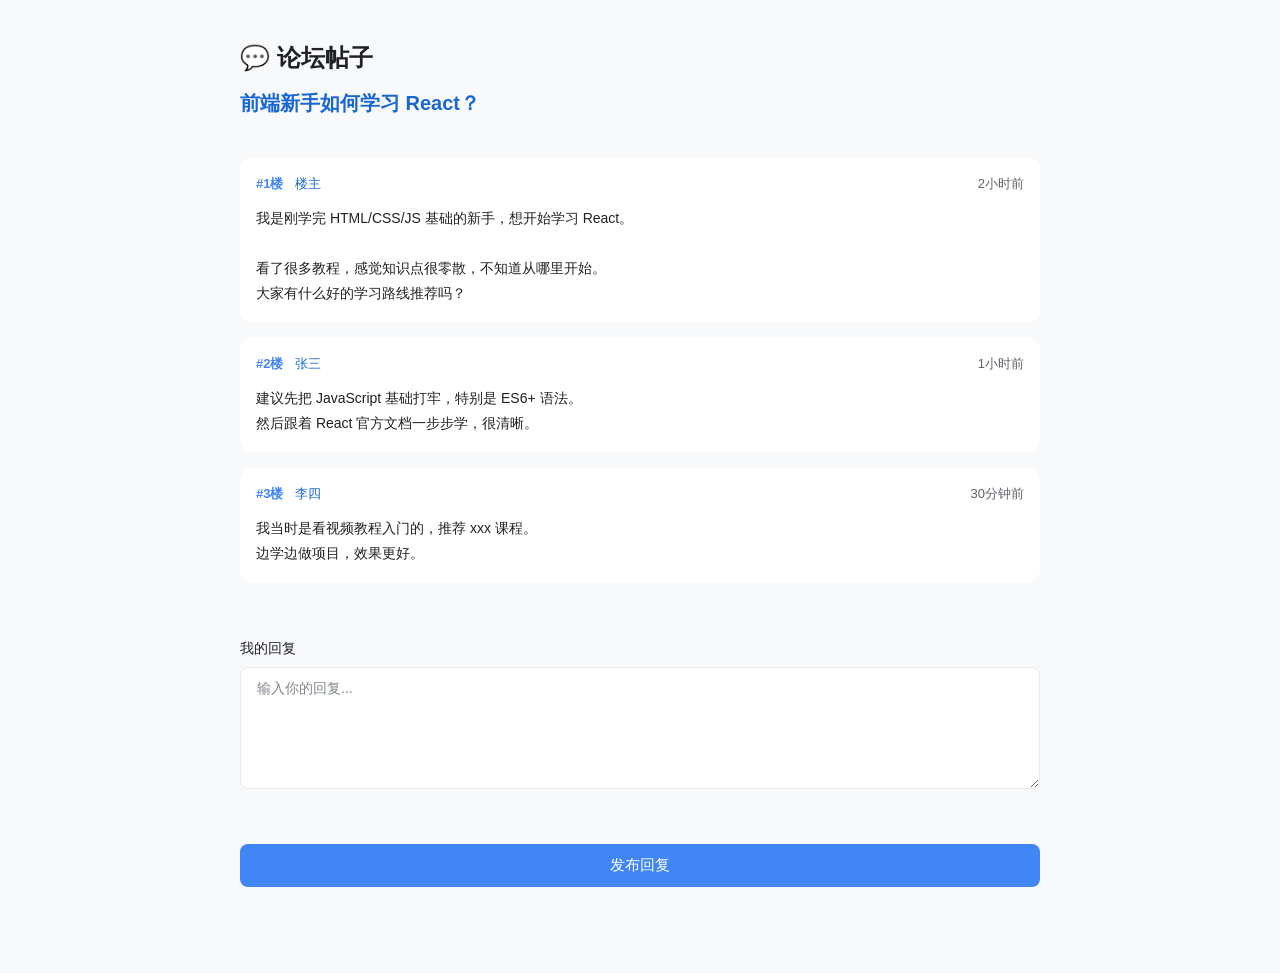
<file: playground/scene-bbs-old.html>
<!DOCTYPE html>
<html lang="zh-CN">
<head>
    <meta charset="UTF-8">
    <meta name="viewport" content="width=device-width, initial-scale=1.0">
    <title>BBS 回复场景</title>
    <link rel="stylesheet" href="v2-sidebar-redesign.css">
    <style>
        html, body {
            margin: 0;
            padding: 0;
            height: 100%;
            overflow-y: auto;
        }
        body {
            background: var(--bg-secondary);
            padding: 40px;
        }
    </style>
</head>
<body>
    <div style="max-width: 800px; margin: 0 auto;">
        <h1 class="mock-page-title">💬 论坛帖子</h1>
        
        <!-- 帖子主题 -->
        <div class="bbs-thread-title">前端新手如何学习 React？</div>
        
        <!-- 主楼 -->
        <div class="bbs-post" data-floor="1" data-author="楼主">
            <div class="bbs-post-header">
                <span class="bbs-floor">#1楼</span>
                <span class="bbs-author">楼主</span>
                <span class="bbs-time">2小时前</span>
            </div>
            <div class="bbs-post-content selectable-text">
                我是刚学完 HTML/CSS/JS 基础的新手，想开始学习 React。<br><br>
                看了很多教程，感觉知识点很零散，不知道从哪里开始。<br>
                大家有什么好的学习路线推荐吗？
            </div>
        </div>
        
        <!-- 回复楼层 -->
        <div class="bbs-post" data-floor="2" data-author="张三">
            <div class="bbs-post-header">
                <span class="bbs-floor">#2楼</span>
                <span class="bbs-author">张三</span>
                <span class="bbs-time">1小时前</span>
            </div>
            <div class="bbs-post-content selectable-text">
                建议先把 JavaScript 基础打牢，特别是 ES6+ 语法。<br>
                然后跟着 React 官方文档一步步学，很清晰。
            </div>
        </div>
        
        <div class="bbs-post" data-floor="3" data-author="李四">
            <div class="bbs-post-header">
                <span class="bbs-floor">#3楼</span>
                <span class="bbs-author">李四</span>
                <span class="bbs-time">30分钟前</span>
            </div>
            <div class="bbs-post-content selectable-text">
                我当时是看视频教程入门的，推荐 xxx 课程。<br>
                边学边做项目，效果更好。
            </div>
        </div>
        
        <!-- 回复框 -->
        <div class="bbs-reply-section">
            <label class="mock-label">我的回复</label>
            <div class="mock-form-group">
                <textarea 
                    class="mock-textarea bbs-reply-textarea" 
                    placeholder="输入你的回复..."
                    rows="6"
                ></textarea>
                
                <!-- 动作按钮 -->
                <div class="action-bar">
                    <!-- AI 填充按钮 -->
                    <button class="action-btn action-btn-fill" data-tooltip="AI 填充" onclick="fillSingleField(this)">
                        <i data-lucide="sparkles"></i>
                    </button>
                    
                    <!-- 翻译按钮 -->
                    <div class="action-btn-group">
                        <button class="action-btn action-btn-translate" data-tooltip="翻译" onclick="toggleTranslateMenu(this)">
                            <i data-lucide="languages"></i>
                        </button>
                        <div class="translate-menu">
                            <div class="translate-item" onclick="translateTo(this, 'en')">English</div>
                            <div class="translate-item" onclick="translateTo(this, 'ru')">Русский</div>
                            <div class="translate-item" onclick="translateTo(this, 'ko')">한국어</div>
                            <div class="translate-item" onclick="translateTo(this, 'ja')">日本語</div>
                            <div class="translate-item" onclick="translateTo(this, 'es')">Español</div>
                            <div class="translate-item" onclick="translateTo(this, 'pt')">Português</div>
                            <div class="translate-item" onclick="translateTo(this, 'fr')">Français</div>
                            <div class="translate-item" onclick="translateTo(this, 'de')">Deutsch</div>
                            <div class="translate-item" onclick="translateTo(this, 'id')">Bahasa Indonesia</div>
                            <div class="translate-item" onclick="translateTo(this, 'th')">ไทย</div>
                            <div class="translate-item" onclick="translateTo(this, 'ar')">العربية</div>
                            <div class="translate-item" onclick="translateTo(this, 'zh-TW')">繁體中文</div>
                            <div class="translate-item" onclick="translateTo(this, 'zh-CN')">简体中文</div>
                        </div>
                    </div>
                    
                    <!-- 重填整个表单按钮 -->
                    <button class="action-btn action-btn-refill" data-tooltip="重填整个表单" onclick="refillEntireForm()">
                        <i data-lucide="list-restart"></i>
                    </button>
                </div>
            </div>
            <button class="mock-submit">发布回复</button>
        </div>
    </div>

    <script src="lucide.min.js"></script>
    <script src="v2-sidebar-redesign.js"></script>
</body>
</html>
</file>
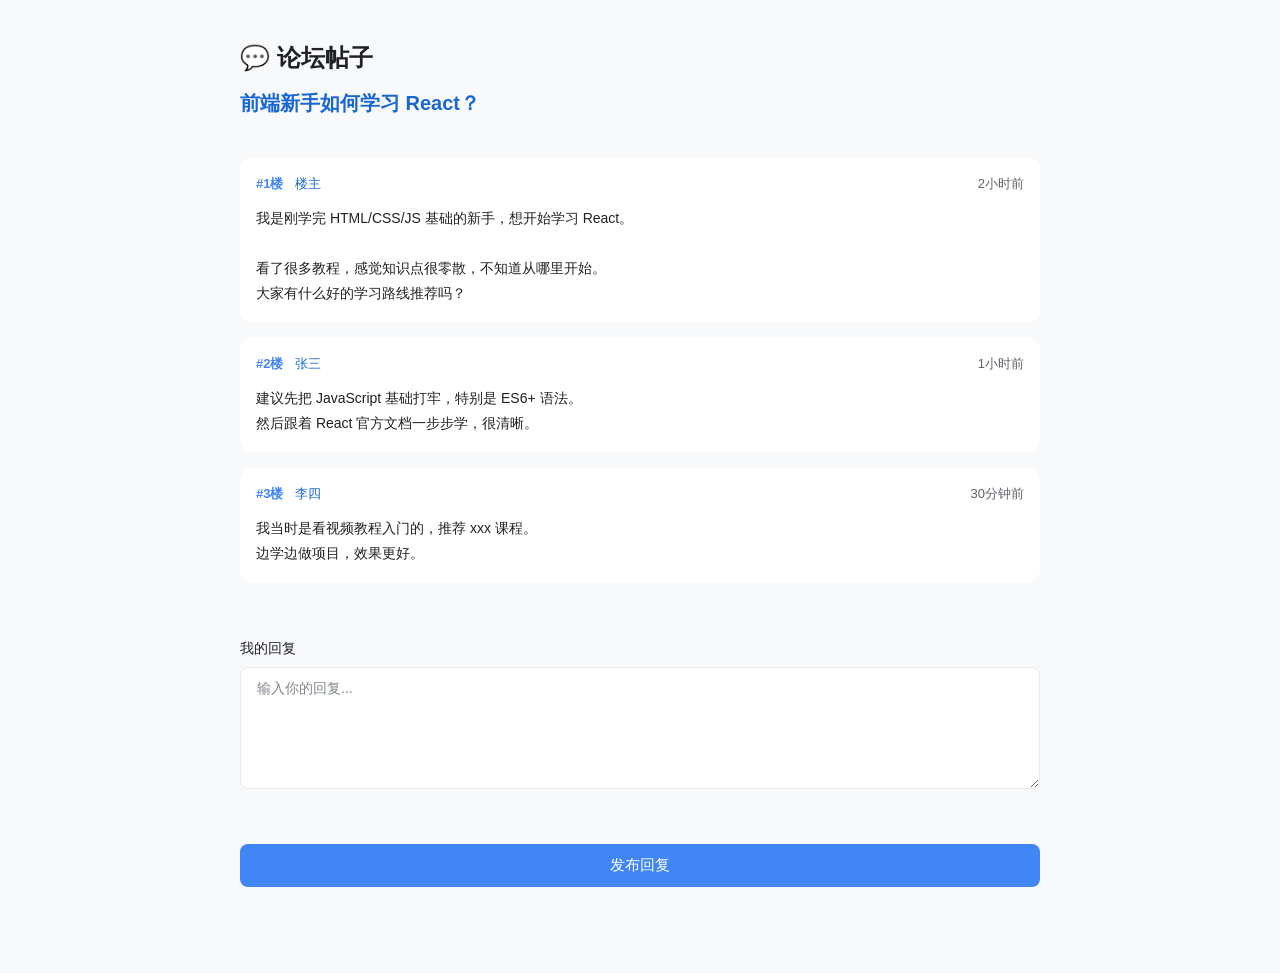
<file: playground/scene-bbs.html>
<!DOCTYPE html>
<html lang="zh-CN">
<head>
    <meta charset="UTF-8">
    <meta name="viewport" content="width=device-width, initial-scale=1.0">
    <title>BBS 回复场景</title>
    <link rel="stylesheet" href="v2-sidebar-redesign.css">
    <style>
        html, body {
            margin: 0;
            padding: 0;
            height: 100%;
            overflow-y: auto;
        }
        body {
            background: var(--bg-secondary);
            padding: 40px;
        }
    </style>
</head>
<body>
    <div style="max-width: 800px; margin: 0 auto;">
        <h1 class="mock-page-title">💬 论坛帖子</h1>
        
        <!-- 帖子主题 -->
        <div class="bbs-thread-title">前端新手如何学习 React？</div>
        
        <!-- 主楼 -->
        <div class="bbs-post" data-floor="1" data-author="楼主">
            <div class="bbs-post-header">
                <span class="bbs-floor">#1楼</span>
                <span class="bbs-author">楼主</span>
                <span class="bbs-time">2小时前</span>
            </div>
            <div class="bbs-post-content selectable-text">
                我是刚学完 HTML/CSS/JS 基础的新手，想开始学习 React。<br><br>
                看了很多教程，感觉知识点很零散，不知道从哪里开始。<br>
                大家有什么好的学习路线推荐吗？
            </div>
        </div>
        
        <!-- 回复楼层 -->
        <div class="bbs-post" data-floor="2" data-author="张三">
            <div class="bbs-post-header">
                <span class="bbs-floor">#2楼</span>
                <span class="bbs-author">张三</span>
                <span class="bbs-time">1小时前</span>
            </div>
            <div class="bbs-post-content selectable-text">
                建议先把 JavaScript 基础打牢，特别是 ES6+ 语法。<br>
                然后跟着 React 官方文档一步步学，很清晰。
            </div>
        </div>
        
        <div class="bbs-post" data-floor="3" data-author="李四">
            <div class="bbs-post-header">
                <span class="bbs-floor">#3楼</span>
                <span class="bbs-author">李四</span>
                <span class="bbs-time">30分钟前</span>
            </div>
            <div class="bbs-post-content selectable-text">
                我当时是看视频教程入门的，推荐 xxx 课程。<br>
                边学边做项目，效果更好。
            </div>
        </div>
        
        <!-- 回复框 -->
        <div class="bbs-reply-section">
            <label class="mock-label">我的回复</label>
            <div class="mock-form-group">
                <textarea 
                    class="mock-textarea bbs-reply-textarea" 
                    placeholder="输入你的回复..."
                    rows="6"
                ></textarea>
            </div>
            <button class="mock-submit">发布回复</button>
        </div>
    </div>

    <script src="lucide.min.js"></script>
    <script src="v2-sidebar-redesign.js"></script>
</body>
</html>
</file>
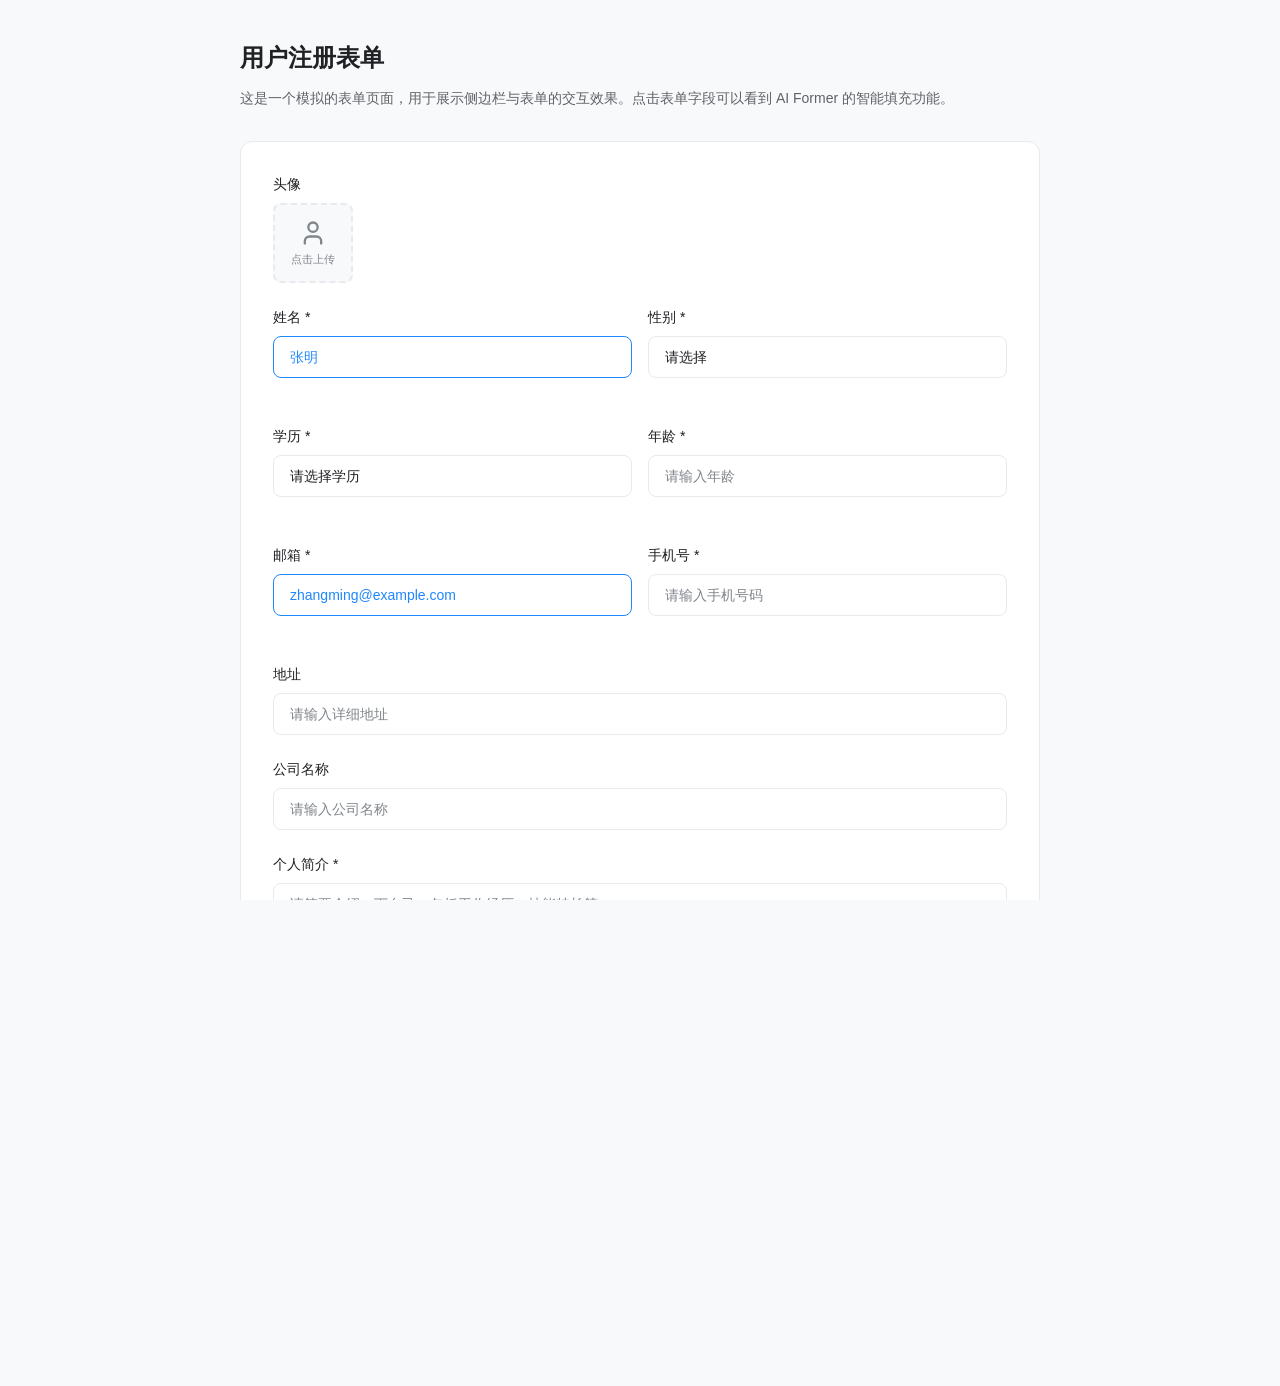
<file: playground/scene-form-old.html>
<!DOCTYPE html>
<html lang="zh-CN">
<head>
    <meta charset="UTF-8">
    <meta name="viewport" content="width=device-width, initial-scale=1.0">
    <title>注册表单场景</title>
    <link rel="stylesheet" href="v2-sidebar-redesign.css">
    <style>
        html, body {
            margin: 0;
            padding: 0;
            height: 100%;
            overflow-y: auto;
        }
        body {
            background: var(--bg-secondary);
            padding: 40px;
        }
    </style>
</head>
<body>
    <div style="max-width: 800px; margin: 0 auto;">
        <h1 class="mock-page-title">用户注册表单</h1>
        <p class="mock-page-subtitle">
            这是一个模拟的表单页面，用于展示侧边栏与表单的交互效果。点击表单字段可以看到 AI Former 的智能填充功能。
        </p>
        
        <div class="mock-form">
                <!-- 0. 头像上传 -->
                <div class="mock-form-group">
                    <label class="mock-label">头像</label>
                    <div class="mock-avatar-upload">
                        <div class="mock-avatar-placeholder" onclick="alert('点击上传头像')">
                            <i data-lucide="user"></i>
                            <span class="mock-avatar-hint">点击上传</span>
                        </div>
                    </div>
                </div>
                
                <!-- 1-2. 姓名 + 性别（两列） -->
                <div class="mock-form-row">
                    <!-- 1. 姓名（有缓存） -->
                    <div class="mock-form-group">
                        <label class="mock-label">姓名 *</label>
                        <div class="action-bar">
                        <button class="cache-confirm-btn" onclick="fillCachedValue(this)" data-tooltip="填充：张明">
                            <i data-lucide="check"></i>
                        </button>
                        <button class="action-btn primary" onclick="aiFillSingle(this)" data-tooltip="AI 填充">
                            <i data-lucide="sparkles"></i>
                        </button>
                        <div class="dropdown">
                            <button class="action-btn" data-tooltip="翻译">
                                <i data-lucide="languages"></i>
                            </button>
                                <div class="dropdown-menu">
                                    <div class="dropdown-item" onclick="translateField(this, 'en')"><span>🇬🇧</span> English</div>
                                    <div class="dropdown-item" onclick="translateField(this, 'es')"><span>🇪🇸</span> Español</div>
                                    <div class="dropdown-item" onclick="translateField(this, 'fr')"><span>🇫🇷</span> Français</div>
                                    <div class="dropdown-item" onclick="translateField(this, 'de')"><span>🇩🇪</span> Deutsch</div>
                                    <div class="dropdown-item" onclick="translateField(this, 'pt')"><span>🇵🇹</span> Português</div>
                                    <div class="dropdown-item" onclick="translateField(this, 'ru')"><span>🇷🇺</span> Русский</div>
                                    <div class="dropdown-item" onclick="translateField(this, 'ja')"><span>🇯🇵</span> 日本語</div>
                                    <div class="dropdown-item" onclick="translateField(this, 'ko')"><span>🇰🇷</span> 한국어</div>
                                    <div class="dropdown-item" onclick="translateField(this, 'id')"><span>🇮🇩</span> Bahasa Indonesia</div>
                                    <div class="dropdown-item" onclick="translateField(this, 'th')"><span>🇹🇭</span> ภาษาไทย</div>
                                    <div class="dropdown-item" onclick="translateField(this, 'ar')"><span>🇸🇦</span> العربية</div>
                                    <div class="dropdown-item" onclick="translateField(this, 'zh-CN')"><span>🇨🇳</span> 简体中文</div>
                                    <div class="dropdown-item" onclick="translateField(this, 'zh-HK')"><span>🇭🇰</span> 繁體中文</div>
                                </div>
                            </div>
                            <button class="action-btn" onclick="fillForm()" data-tooltip="重填整个表单">
                            <i data-lucide="list-restart"></i>
                            </button>
                        </div>
                        <input type="text" class="mock-input has-cache" placeholder="张明" data-cache="张明">
                    </div>
                    
                    <!-- 2. 性别 -->
                    <div class="mock-form-group">
                        <label class="mock-label">性别 *</label>
                        <div class="action-bar">
                            <button class="action-btn primary" onclick="aiFillSingle(this)" data-tooltip="AI 填充">
                            <i data-lucide="sparkles"></i>
                            </button>
                            <button class="action-btn" onclick="fillForm()" data-tooltip="重填整个表单">
                            <i data-lucide="list-restart"></i>
                            </button>
                        </div>
                        <select class="mock-select mock-input">
                            <option value="">请选择</option>
                            <option value="male">男</option>
                            <option value="female">女</option>
                            <option value="other">其他</option>
                        </select>
                    </div>
                </div>
                
                <!-- 3-4. 学历 + 年龄（两列） -->
                <div class="mock-form-row">
                    <!-- 3. 学历 -->
                    <div class="mock-form-group">
                        <label class="mock-label">学历 *</label>
                        <div class="action-bar">
                            <button class="action-btn primary" onclick="aiFillSingle(this)" data-tooltip="AI 填充">
                            <i data-lucide="sparkles"></i>
                            </button>
                            <button class="action-btn" onclick="fillForm()" data-tooltip="重填整个表单">
                            <i data-lucide="list-restart"></i>
                            </button>
                        </div>
                        <select class="mock-select mock-input">
                            <option value="">请选择学历</option>
                            <option value="highschool">高中</option>
                            <option value="college">大专</option>
                            <option value="bachelor">本科</option>
                            <option value="master">硕士</option>
                            <option value="doctor">博士</option>
                        </select>
                    </div>
                    
                    <!-- 4. 年龄 -->
                    <div class="mock-form-group">
                        <label class="mock-label">年龄 *</label>
                        <div class="action-bar">
                            <button class="action-btn primary" onclick="aiFillSingle(this)" data-tooltip="AI 填充">
                            <i data-lucide="sparkles"></i>
                            </button>
                            <button class="action-btn" onclick="fillForm()" data-tooltip="重填整个表单">
                            <i data-lucide="list-restart"></i>
                            </button>
                        </div>
                        <input type="number" class="mock-input" placeholder="请输入年龄">
                    </div>
                </div>
                
                <!-- 5-6. 邮箱 + 手机号（两列） -->
                <div class="mock-form-row">
                    <!-- 5. 邮箱（有缓存） -->
                    <div class="mock-form-group">
                    <label class="mock-label">邮箱 *</label>
                    <div class="action-bar">
                        <button class="cache-confirm-btn" onclick="fillCachedValue(this)" data-tooltip="填充：zhangming@example.com">
                            <i data-lucide="check"></i>
                        </button>
                        <button class="action-btn primary" onclick="aiFillSingle(this)" data-tooltip="AI 填充">
                            <i data-lucide="sparkles"></i>
                        </button>
                        <div class="dropdown">
                            <button class="action-btn" data-tooltip="翻译">
                                <i data-lucide="languages"></i>
                            </button>
                            <div class="dropdown-menu">
                                <div class="dropdown-item" onclick="translateField(this, 'en')"><span>🇬🇧</span> English</div>
                                <div class="dropdown-item" onclick="translateField(this, 'es')"><span>🇪🇸</span> Español</div>
                                <div class="dropdown-item" onclick="translateField(this, 'fr')"><span>🇫🇷</span> Français</div>
                                <div class="dropdown-item" onclick="translateField(this, 'de')"><span>🇩🇪</span> Deutsch</div>
                                <div class="dropdown-item" onclick="translateField(this, 'pt')"><span>🇵🇹</span> Português</div>
                                <div class="dropdown-item" onclick="translateField(this, 'ru')"><span>🇷🇺</span> Русский</div>
                                <div class="dropdown-item" onclick="translateField(this, 'ja')"><span>🇯🇵</span> 日本語</div>
                                <div class="dropdown-item" onclick="translateField(this, 'ko')"><span>🇰🇷</span> 한국어</div>
                                <div class="dropdown-item" onclick="translateField(this, 'id')"><span>🇮🇩</span> Bahasa Indonesia</div>
                                <div class="dropdown-item" onclick="translateField(this, 'th')"><span>🇹🇭</span> ภาษาไทย</div>
                                <div class="dropdown-item" onclick="translateField(this, 'ar')"><span>🇸🇦</span> العربية</div>
                                <div class="dropdown-item" onclick="translateField(this, 'zh-CN')"><span>🇨🇳</span> 简体中文</div>
                                <div class="dropdown-item" onclick="translateField(this, 'zh-HK')"><span>🇭🇰</span> 繁體中文</div>
                            </div>
                        </div>
                        <button class="action-btn" onclick="fillForm()" data-tooltip="重填整个表单">
                            <i data-lucide="list-restart"></i>
                        </button>
                    </div>
                        <input type="email" class="mock-input has-cache" placeholder="zhangming@example.com" data-cache="zhangming@example.com">
                    </div>
                    
                    <!-- 6. 手机号 -->
                    <div class="mock-form-group">
                    <label class="mock-label">手机号 *</label>
                    <div class="action-bar">
                        <button class="action-btn primary" onclick="aiFillSingle(this)" data-tooltip="AI 填充">
                            <i data-lucide="sparkles"></i>
                        </button>
                        <button class="action-btn" onclick="fillForm()" data-tooltip="重填整个表单">
                            <i data-lucide="list-restart"></i>
                        </button>
                    </div>
                        <input type="tel" class="mock-input" placeholder="请输入手机号码">
                    </div>
                </div>
                
                <!-- 7. 地址（独立一行） -->
                <div class="mock-form-group">
                    <label class="mock-label">地址</label>
                    <div class="action-bar">
                        <button class="action-btn primary" onclick="aiFillSingle(this)" data-tooltip="AI 填充">
                            <i data-lucide="sparkles"></i>
                        </button>
                        <div class="dropdown">
                            <button class="action-btn" data-tooltip="翻译">
                                <i data-lucide="languages"></i>
                            </button>
                            <div class="dropdown-menu">
                                <div class="dropdown-item" onclick="translateField(this, 'en')"><span>🇬🇧</span> English</div>
                                <div class="dropdown-item" onclick="translateField(this, 'es')"><span>🇪🇸</span> Español</div>
                                <div class="dropdown-item" onclick="translateField(this, 'fr')"><span>🇫🇷</span> Français</div>
                                <div class="dropdown-item" onclick="translateField(this, 'de')"><span>🇩🇪</span> Deutsch</div>
                                <div class="dropdown-item" onclick="translateField(this, 'pt')"><span>🇵🇹</span> Português</div>
                                <div class="dropdown-item" onclick="translateField(this, 'ru')"><span>🇷🇺</span> Русский</div>
                                <div class="dropdown-item" onclick="translateField(this, 'ja')"><span>🇯🇵</span> 日本語</div>
                                <div class="dropdown-item" onclick="translateField(this, 'ko')"><span>🇰🇷</span> 한국어</div>
                                <div class="dropdown-item" onclick="translateField(this, 'id')"><span>🇮🇩</span> Bahasa Indonesia</div>
                                <div class="dropdown-item" onclick="translateField(this, 'th')"><span>🇹🇭</span> ภาษาไทย</div>
                                <div class="dropdown-item" onclick="translateField(this, 'ar')"><span>🇸🇦</span> العربية</div>
                                <div class="dropdown-item" onclick="translateField(this, 'zh-CN')"><span>🇨🇳</span> 简体中文</div>
                                <div class="dropdown-item" onclick="translateField(this, 'zh-HK')"><span>🇭🇰</span> 繁體中文</div>
                            </div>
                        </div>
                        <button class="action-btn" onclick="fillForm()" data-tooltip="重填整个表单">
                            <i data-lucide="list-restart"></i>
                        </button>
                    </div>
                    <input type="text" class="mock-input" placeholder="请输入详细地址">
                </div>
                
                <!-- 8. 公司名称 -->
                <div class="mock-form-group">
                    <label class="mock-label">公司名称</label>
                    <div class="action-bar">
                        <button class="action-btn primary" onclick="aiFillSingle(this)" data-tooltip="AI 填充">
                            <i data-lucide="sparkles"></i>
                        </button>
                        <div class="dropdown">
                            <button class="action-btn" data-tooltip="翻译">
                                <i data-lucide="languages"></i>
                            </button>
                            <div class="dropdown-menu">
                                <div class="dropdown-item" onclick="translateField(this, 'en')"><span>🇬🇧</span> English</div>
                                <div class="dropdown-item" onclick="translateField(this, 'es')"><span>🇪🇸</span> Español</div>
                                <div class="dropdown-item" onclick="translateField(this, 'fr')"><span>🇫🇷</span> Français</div>
                                <div class="dropdown-item" onclick="translateField(this, 'de')"><span>🇩🇪</span> Deutsch</div>
                                <div class="dropdown-item" onclick="translateField(this, 'pt')"><span>🇵🇹</span> Português</div>
                                <div class="dropdown-item" onclick="translateField(this, 'ru')"><span>🇷🇺</span> Русский</div>
                                <div class="dropdown-item" onclick="translateField(this, 'ja')"><span>🇯🇵</span> 日本語</div>
                                <div class="dropdown-item" onclick="translateField(this, 'ko')"><span>🇰🇷</span> 한국어</div>
                                <div class="dropdown-item" onclick="translateField(this, 'id')"><span>🇮🇩</span> Bahasa Indonesia</div>
                                <div class="dropdown-item" onclick="translateField(this, 'th')"><span>🇹🇭</span> ภาษาไทย</div>
                                <div class="dropdown-item" onclick="translateField(this, 'ar')"><span>🇸🇦</span> العربية</div>
                                <div class="dropdown-item" onclick="translateField(this, 'zh-CN')"><span>🇨🇳</span> 简体中文</div>
                                <div class="dropdown-item" onclick="translateField(this, 'zh-HK')"><span>🇭🇰</span> 繁體中文</div>
                            </div>
                        </div>
                        <button class="action-btn" onclick="fillForm()" data-tooltip="重填整个表单">
                            <i data-lucide="list-restart"></i>
                        </button>
                    </div>
                    <input type="text" class="mock-input" placeholder="请输入公司名称">
                </div>
                
                <!-- 9. 个人简介 -->
                <div class="mock-form-group">
                    <label class="mock-label">个人简介 *</label>
                    <div class="action-bar">
                        <button class="action-btn primary" onclick="aiFillSingle(this)" data-tooltip="AI 填充">
                            <i data-lucide="sparkles"></i>
                        </button>
                        <div class="dropdown">
                            <button class="action-btn" data-tooltip="翻译">
                                <i data-lucide="languages"></i>
                            </button>
                            <div class="dropdown-menu">
                                <div class="dropdown-item" onclick="translateField(this, 'en')"><span>🇬🇧</span> English</div>
                                <div class="dropdown-item" onclick="translateField(this, 'es')"><span>🇪🇸</span> Español</div>
                                <div class="dropdown-item" onclick="translateField(this, 'fr')"><span>🇫🇷</span> Français</div>
                                <div class="dropdown-item" onclick="translateField(this, 'de')"><span>🇩🇪</span> Deutsch</div>
                                <div class="dropdown-item" onclick="translateField(this, 'pt')"><span>🇵🇹</span> Português</div>
                                <div class="dropdown-item" onclick="translateField(this, 'ru')"><span>🇷🇺</span> Русский</div>
                                <div class="dropdown-item" onclick="translateField(this, 'ja')"><span>🇯🇵</span> 日本語</div>
                                <div class="dropdown-item" onclick="translateField(this, 'ko')"><span>🇰🇷</span> 한국어</div>
                                <div class="dropdown-item" onclick="translateField(this, 'id')"><span>🇮🇩</span> Bahasa Indonesia</div>
                                <div class="dropdown-item" onclick="translateField(this, 'th')"><span>🇹🇭</span> ภาษาไทย</div>
                                <div class="dropdown-item" onclick="translateField(this, 'ar')"><span>🇸🇦</span> العربية</div>
                                <div class="dropdown-item" onclick="translateField(this, 'zh-CN')"><span>🇨🇳</span> 简体中文</div>
                                <div class="dropdown-item" onclick="translateField(this, 'zh-HK')"><span>🇭🇰</span> 繁體中文</div>
                            </div>
                        </div>
                        <button class="action-btn" onclick="fillForm()" data-tooltip="重填整个表单">
                            <i data-lucide="list-restart"></i>
                        </button>
                    </div>
                    <textarea class="mock-textarea" placeholder="请简要介绍一下自己，包括工作经历、技能特长等..."></textarea>
                </div>
                
                <!-- 9. 用户ID（禁用） -->
                <div class="mock-form-group">
                    <label class="mock-label">用户ID <span style="font-size: 12px; color: var(--text-secondary);">(系统自动生成)</span></label>
                    <input type="text" class="mock-input mock-input-disabled" value="UID_2025_001234" readonly disabled>
                </div>
                
                <!-- 10. 进度条 -->
                <div class="mock-form-group">
                    <label class="mock-label">完成度</label>
                    <div class="mock-progress-wrapper">
                        <div class="mock-progress-bar">
                            <div class="mock-progress-fill" style="width: 75%"></div>
                        </div>
                        <span class="mock-progress-text">75%</span>
                    </div>
                </div>
                
                <button class="mock-submit">提交注册</button>
            </div>
    </div>

    <script src="lucide.min.js"></script>
    <script src="v2-sidebar-redesign.js"></script>
</body>
</html>
</file>
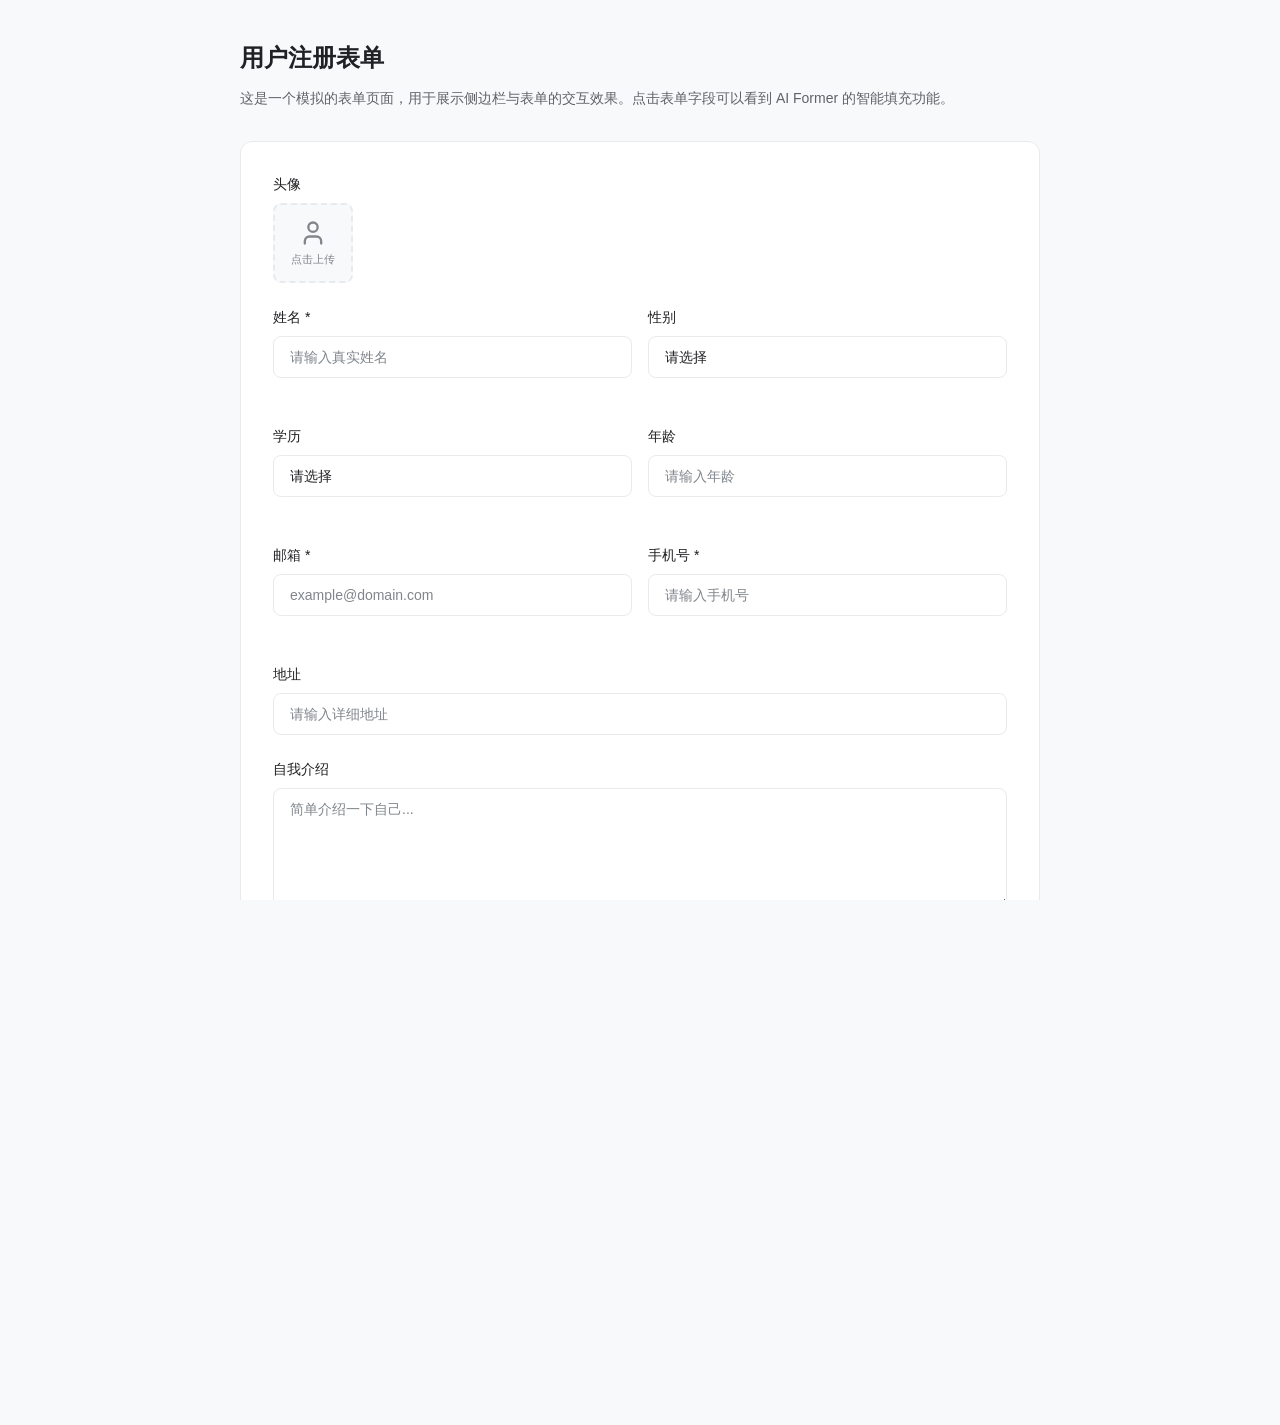
<file: playground/scene-form.html>
<!DOCTYPE html>
<html lang="zh-CN">
<head>
    <meta charset="UTF-8">
    <meta name="viewport" content="width=device-width, initial-scale=1.0">
    <title>注册表单场景</title>
    <link rel="stylesheet" href="v2-sidebar-redesign.css">
    <style>
        html, body {
            margin: 0;
            padding: 0;
            height: 100%;
            overflow-y: auto;
        }
        body {
            background: var(--bg-secondary);
            padding: 40px;
        }
    </style>
</head>
<body>
    <div style="max-width: 800px; margin: 0 auto;">
        <h1 class="mock-page-title">用户注册表单</h1>
        <p class="mock-page-subtitle">
            这是一个模拟的表单页面，用于展示侧边栏与表单的交互效果。点击表单字段可以看到 AI Former 的智能填充功能。
        </p>
        
        <div class="mock-form">
            <!-- 0. 头像上传 -->
            <div class="mock-form-group">
                <label class="mock-label">头像</label>
                <div class="mock-avatar-upload">
                    <div class="mock-avatar-placeholder" onclick="alert('点击上传头像')">
                        <i data-lucide="user"></i>
                        <span class="mock-avatar-hint">点击上传</span>
                    </div>
                </div>
            </div>
            
            <!-- 1-2. 姓名 + 性别（两列） -->
            <div class="mock-form-row">
                <!-- 1. 姓名（有缓存） -->
                <div class="mock-form-group">
                    <label class="mock-label">姓名 *</label>
                    <input type="text" class="mock-input" placeholder="请输入真实姓名" data-cache="张明">
                </div>
                
                <!-- 2. 性别 -->
                <div class="mock-form-group">
                    <label class="mock-label">性别</label>
                    <select class="mock-select">
                        <option value="">请选择</option>
                        <option value="male">男</option>
                        <option value="female">女</option>
                        <option value="other">其他</option>
                    </select>
                </div>
            </div>
            
            <!-- 3-4. 学历 + 年龄（两列） -->
            <div class="mock-form-row">
                <!-- 3. 学历 -->
                <div class="mock-form-group">
                    <label class="mock-label">学历</label>
                    <select class="mock-select">
                        <option value="">请选择</option>
                        <option value="high_school">高中</option>
                        <option value="bachelor">本科</option>
                        <option value="master">硕士</option>
                        <option value="doctor">博士</option>
                    </select>
                </div>
                
                <!-- 4. 年龄 -->
                <div class="mock-form-group">
                    <label class="mock-label">年龄</label>
                    <input type="number" class="mock-input" placeholder="请输入年龄" min="1" max="120">
                </div>
            </div>
            
            <!-- 5-6. 邮箱 + 手机号（两列） -->
            <div class="mock-form-row">
                <!-- 5. 邮箱（有缓存） -->
                <div class="mock-form-group">
                    <label class="mock-label">邮箱 *</label>
                    <input type="email" class="mock-input" placeholder="example@domain.com" data-cache="zhangming@example.com">
                </div>
                
                <!-- 6. 手机号 -->
                <div class="mock-form-group">
                    <label class="mock-label">手机号 *</label>
                    <input type="tel" class="mock-input" placeholder="请输入手机号">
                </div>
            </div>
            
            <!-- 7. 地址（完整一行） -->
            <div class="mock-form-group">
                <label class="mock-label">地址</label>
                <input type="text" class="mock-input" placeholder="请输入详细地址">
            </div>
            
            <!-- 8. 自我介绍（多行） -->
            <div class="mock-form-group">
                <label class="mock-label">自我介绍</label>
                <textarea class="mock-textarea" rows="4" placeholder="简单介绍一下自己..."></textarea>
            </div>
            
            <!-- 9. 密码（不可翻译） -->
            <div class="mock-form-group">
                <label class="mock-label">密码 *</label>
                <input type="password" class="mock-input" placeholder="请输入密码">
            </div>
            
            <!-- 10. 确认密码（不可翻译） -->
            <div class="mock-form-group">
                <label class="mock-label">确认密码 *</label>
                <input type="password" class="mock-input" placeholder="请再次输入密码">
            </div>
            
            <!-- 11. 进度条示例（只读） -->
            <div class="mock-form-group">
                <label class="mock-label">个人资料完整度</label>
                <div class="mock-progress-bar">
                    <div class="mock-progress-fill" style="width: 60%;"></div>
                </div>
            </div>
            
            <!-- 12. 禁用字段示例 -->
            <div class="mock-form-group">
                <label class="mock-label">用户ID（系统生成）</label>
                <input type="text" class="mock-input mock-input-disabled" value="USR_20240315_001" readonly>
            </div>
            
            <button class="mock-submit">提交注册</button>
        </div>
    </div>

    <script src="lucide.min.js"></script>
    <script src="v2-sidebar-redesign.js"></script>
</body>
</html>
</file>
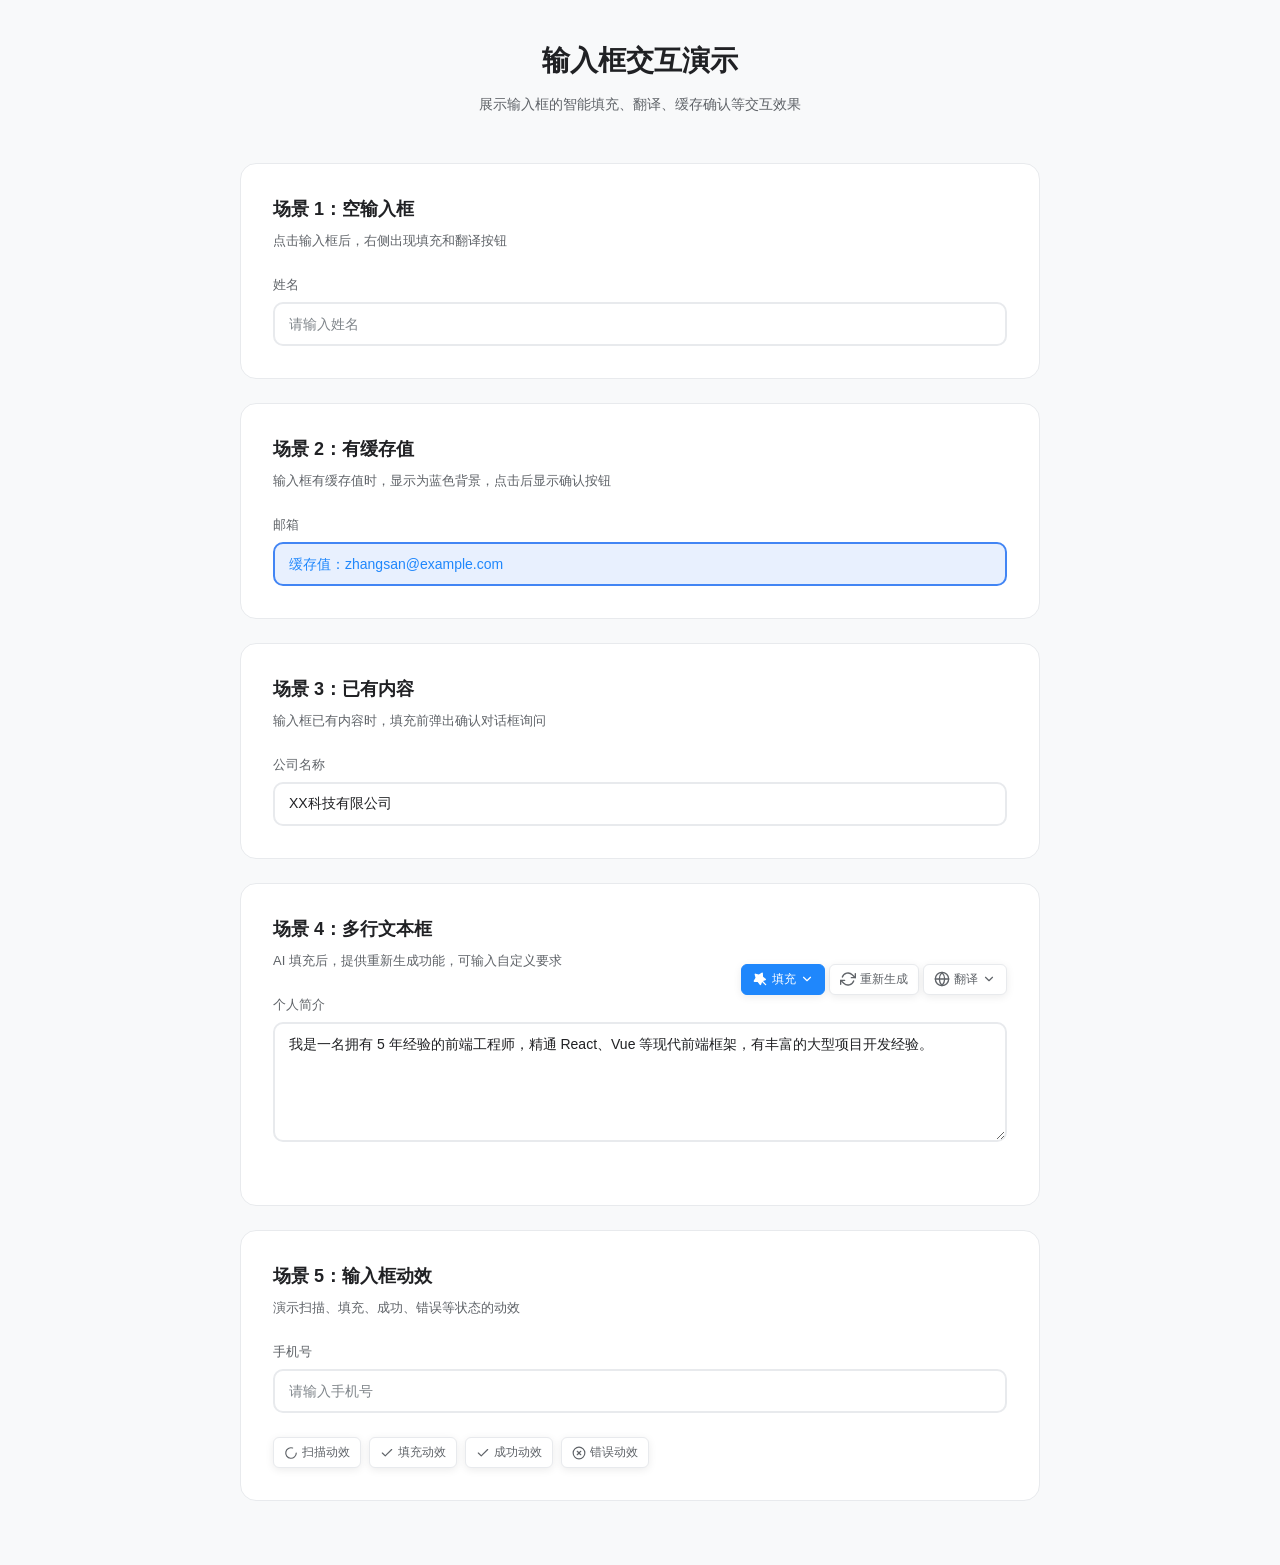
<file: playground/v2-input-interactions-redesign.html>
<!DOCTYPE html>
<html lang="zh-CN">
<head>
    <meta charset="UTF-8">
    <meta name="viewport" content="width=device-width, initial-scale=1.0">
    <title>AI Former - 输入框交互演示</title>
    <style>
        :root {
            --primary: #4285f4;
            --primary-dark: #1967d2;
            --primary-light: #e8f0fe;
            --text-primary: #202124;
            --text-secondary: #5f6368;
            --text-tertiary: #80868b;
            --border: #e8eaed;
            --bg-primary: #ffffff;
            --bg-secondary: #f8f9fa;
            --bg-hover: #f1f3f4;
            --success: #1e8e3e;
            --shadow-sm: 0 1px 2px 0 rgba(60,64,67,.3), 0 1px 3px 1px rgba(60,64,67,.15);
        }

        @media (prefers-color-scheme: dark) {
            :root {
                --primary: #8ab4f8;
                --primary-dark: #669df6;
                --primary-light: #1a3a5c;
                --text-primary: #e8eaed;
                --text-secondary: #9aa0a6;
                --text-tertiary: #80868b;
                --border: #3c4043;
                --bg-primary: #202124;
                --bg-secondary: #292a2d;
                --bg-hover: #35363a;
                --success: #81c995;
                --shadow-sm: 0 1px 2px 0 rgba(0,0,0,.3), 0 1px 3px 1px rgba(0,0,0,.15);
            }
        }

        * {
            margin: 0;
            padding: 0;
            box-sizing: border-box;
        }

        body {
            font-family: -apple-system, BlinkMacSystemFont, 'Segoe UI', 'Helvetica Neue', Arial, sans-serif;
            background: var(--bg-secondary);
            color: var(--text-primary);
            line-height: 1.5;
            padding: 40px 20px;
            -webkit-font-smoothing: antialiased;
        }

        .container {
            max-width: 800px;
            margin: 0 auto;
        }

        .page-header {
            text-align: center;
            margin-bottom: 48px;
        }

        .page-title {
            font-size: 28px;
            font-weight: 600;
            color: var(--text-primary);
            margin-bottom: 12px;
        }

        .page-desc {
            font-size: 14px;
            color: var(--text-secondary);
        }

        .demo-section {
            background: var(--bg-primary);
            border: 1px solid var(--border);
            border-radius: 16px;
            padding: 32px;
            margin-bottom: 24px;
        }

        .section-title {
            font-size: 18px;
            font-weight: 600;
            color: var(--text-primary);
            margin-bottom: 8px;
        }

        .section-desc {
            font-size: 13px;
            color: var(--text-secondary);
            margin-bottom: 24px;
        }

        /* 输入框容器 */
        .input-wrapper {
            position: relative;
            margin-bottom: 24px;
        }

        .input-wrapper:last-child {
            margin-bottom: 0;
        }

        .input-label {
            display: block;
            font-size: 13px;
            font-weight: 500;
            color: var(--text-secondary);
            margin-bottom: 8px;
        }

        /* 输入框 */
        .form-input {
            width: 100%;
            padding: 12px 14px;
            border: 2px solid var(--border);
            border-radius: 10px;
            font-size: 14px;
            font-family: inherit;
            color: var(--text-primary);
            background: var(--bg-primary);
            transition: all 0.2s;
        }

        .form-input:focus {
            outline: none;
            border-color: #1f87fc;
            box-shadow: 0 0 0 3px rgba(31, 135, 252, 0.1);
        }

        .form-input::placeholder {
            color: var(--text-tertiary);
        }

        /* 有缓存的输入框 */
        .form-input.has-cache {
            background: rgba(31, 135, 252, 0.08);
            border-color: #1f87fc;
        }

        .form-input.has-cache::placeholder {
            color: #1f87fc;
        }

        .form-input.has-cache:focus {
            background: rgba(31, 135, 252, 0.12);
            border-color: #1f87fc;
            box-shadow: 0 0 0 3px rgba(31, 135, 252, 0.1);
        }

        /* 填充完成状态（有缓存值填充后） */
        .form-input.has-cache.filled {
            border-color: #2d8f47;
            background: #f0fdf4;
            animation: fillComplete 0.4s ease-out;
        }

        @keyframes fillComplete {
            0% {
                transform: scale(1);
            }
            50% {
                transform: scale(1.02);
            }
            100% {
                transform: scale(1);
            }
        }

        @media (prefers-color-scheme: dark) {
            .form-input:focus {
                border-color: #4d9fff;
                box-shadow: 0 0 0 3px rgba(77, 159, 255, 0.2);
            }

            .form-input.has-cache {
                background: rgba(77, 159, 255, 0.15);
                border-color: #4d9fff;
            }

            .form-input.has-cache::placeholder {
                color: #4d9fff;
            }

            .form-input.has-cache:focus {
                background: rgba(77, 159, 255, 0.2);
                border-color: #4d9fff;
                box-shadow: 0 0 0 3px rgba(77, 159, 255, 0.2);
            }

            .form-input.has-cache.filled {
                border-color: #35a557;
                background: rgba(53, 165, 87, 0.15);
            }
        }

        .form-input.has-cache {
            border-color: var(--primary);
            background: var(--primary-light);
        }

        /* 输入框动效 */
        .form-input.scanning {
            animation: scanPulse 1.5s ease-in-out;
            border-color: var(--primary);
        }

        .form-input.filling {
            animation: fillProgress 0.8s ease-out;
            border-color: var(--primary);
        }

        .form-input.filled {
            animation: fillSuccess 0.5s ease-out;
            border-color: var(--success);
        }

        .form-input.error {
            animation: errorShake 0.5s ease-in-out;
            border-color: var(--error);
        }

        @keyframes scanPulse {
            0%, 100% { box-shadow: 0 0 0 0 rgba(66, 133, 244, 0); }
            50% { box-shadow: 0 0 0 8px rgba(66, 133, 244, 0.2); }
        }

        @keyframes fillProgress {
            0% { background: var(--bg-primary); }
            50% { background: var(--primary-light); }
            100% { background: var(--bg-primary); }
        }

        @keyframes fillSuccess {
            0%, 100% { transform: scale(1); }
            50% { transform: scale(1.02); }
        }

        @keyframes errorShake {
            0%, 100% { transform: translateX(0); }
            25% { transform: translateX(-8px); }
            75% { transform: translateX(8px); }
        }

        /* 操作栏 */
        .action-bar {
            position: absolute;
            bottom: 100%;
            right: 0;
            margin-bottom: 4px;
            display: flex;
            align-items: center;
            gap: 4px;
            opacity: 0;
            visibility: hidden;
            transform: translateY(4px);
            transition: all 0.2s ease;
            pointer-events: none;
            z-index: 100;
        }

        .input-wrapper.active .action-bar {
            opacity: 1;
            visibility: visible;
            transform: translateY(0);
            pointer-events: auto;
        }

        /* 操作按钮 */
        .action-btn {
            display: inline-flex;
            align-items: center;
            gap: 4px;
            padding: 6px 10px;
            background: var(--bg-primary);
            border: 1px solid var(--border);
            border-radius: 6px;
            font-size: 12px;
            color: var(--text-secondary);
            cursor: pointer;
            transition: all 0.15s;
            white-space: nowrap;
            box-shadow: 0 2px 8px rgba(0,0,0,0.08);
        }

        .action-btn:hover {
            background: var(--bg-hover);
            color: var(--text-primary);
            border-color: var(--text-tertiary);
        }

        .action-btn.primary {
            background: #1f87fc;
            color: white;
            border-color: #1f87fc;
        }

        .action-btn.primary:hover {
            background: #0d6edb;
        }

        @media (prefers-color-scheme: dark) {
            .action-btn.primary {
                background: #4d9fff;
                border-color: #4d9fff;
            }

            .action-btn.primary:hover {
                background: #1f87fc;
            }
        }

        .action-btn.success {
            background: var(--success);
            color: white;
            border-color: var(--success);
        }

        .action-btn.success:hover {
            background: #1a7935;
        }

        /* 下拉菜单 */
        .dropdown {
            position: relative;
            display: inline-block;
        }

        .dropdown-arrow {
            width: 12px;
            height: 12px;
            margin-left: 2px;
        }

        .dropdown-menu {
            position: absolute;
            top: calc(100% + 4px);
            right: 0;
            min-width: 160px;
            background: var(--bg-primary);
            border: 1px solid var(--border);
            border-radius: 8px;
            box-shadow: 0 4px 16px rgba(0,0,0,0.12);
            opacity: 0;
            visibility: hidden;
            transform: translateY(-8px);
            transition: all 0.2s ease;
            z-index: 200;
        }

        .dropdown:hover .dropdown-menu,
        .dropdown-menu.visible {
            opacity: 1;
            visibility: visible;
            transform: translateY(0);
        }

        .dropdown-item {
            padding: 10px 14px;
            font-size: 13px;
            color: var(--text-primary);
            cursor: pointer;
            display: flex;
            align-items: center;
            gap: 8px;
            transition: background 0.15s;
        }

        .dropdown-item:first-child {
            border-radius: 7px 7px 0 0;
        }

        .dropdown-item:last-child {
            border-radius: 0 0 7px 7px;
        }

        .dropdown-item:hover {
            background: var(--bg-hover);
        }

        .dropdown-item svg {
            flex-shrink: 0;
            color: var(--text-secondary);
        }

        .dropdown-divider {
            height: 1px;
            background: var(--border);
            margin: 6px 0;
        }

        /* 缓存确认按钮 */
        .cache-confirm-btn {
            padding: 6px 10px;
            background: #2d8f47;
            color: white;
            border: none;
            border-radius: 6px;
            cursor: pointer;
            transition: all 0.15s;
            display: none;
            align-items: center;
            gap: 4px;
            font-size: 12px;
            position: relative;
            box-shadow: 0 2px 8px rgba(0,0,0,0.08);
        }

        .cache-confirm-btn:hover {
            background: #25753a;
        }

        @media (prefers-color-scheme: dark) {
            .cache-confirm-btn {
                background: #35a557;
            }

            .cache-confirm-btn:hover {
                background: #2d8f47;
            }
        }

        .cache-confirm-btn svg {
            flex-shrink: 0;
        }

        /* Tooltip 提示 */
        .tooltip {
            position: absolute;
            bottom: calc(100% + 8px);
            left: 50%;
            transform: translateX(-50%);
            padding: 8px 12px;
            background: var(--text-primary);
            color: var(--bg-primary);
            font-size: 12px;
            border-radius: 6px;
            white-space: nowrap;
            opacity: 0;
            visibility: hidden;
            transition: all 0.2s;
            pointer-events: none;
        }

        .tooltip::after {
            content: '';
            position: absolute;
            top: 100%;
            left: 50%;
            transform: translateX(-50%);
            border: 6px solid transparent;
            border-top-color: var(--text-primary);
        }

        .cache-confirm-btn:hover .tooltip {
            opacity: 1;
            visibility: visible;
        }

        /* 文本域 */
        .form-textarea {
            width: 100%;
            min-height: 120px;
            padding: 12px 14px;
            border: 2px solid var(--border);
            border-radius: 10px;
            font-size: 14px;
            font-family: inherit;
            color: var(--text-primary);
            background: var(--bg-primary);
            resize: vertical;
            transition: all 0.2s;
        }

        .form-textarea:focus {
            outline: none;
            border-color: var(--primary);
            box-shadow: 0 0 0 3px var(--primary-light);
        }

        /* 状态提示 */
        .status-badge {
            display: inline-flex;
            align-items: center;
            gap: 6px;
            padding: 4px 10px;
            background: var(--success-bg, #e6f4ea);
            border-radius: 6px;
            font-size: 12px;
            font-weight: 500;
            color: var(--success);
            margin-top: 8px;
        }

        .status-badge.info {
            background: var(--primary-light);
            color: var(--primary);
        }

        /* 确认对话框 */
        .confirm-dialog {
            position: absolute;
            top: calc(100% + 8px);
            left: 0;
            right: 0;
            background: var(--bg-primary);
            border: 2px solid var(--primary);
            border-radius: 12px;
            padding: 16px;
            box-shadow: var(--shadow-md);
            opacity: 0;
            visibility: hidden;
            transform: translateY(-8px);
            transition: all 0.3s;
            z-index: 50;
        }

        .confirm-dialog.active {
            opacity: 1;
            visibility: visible;
            transform: translateY(0);
        }

        .confirm-title {
            font-size: 14px;
            font-weight: 600;
            color: var(--text-primary);
            margin-bottom: 8px;
        }

        .confirm-text {
            font-size: 13px;
            color: var(--text-secondary);
            line-height: 1.5;
            margin-bottom: 12px;
        }

        .confirm-actions {
            display: flex;
            gap: 8px;
        }

        .confirm-actions .action-btn {
            flex: 1;
            padding: 8px 16px;
            font-size: 13px;
            justify-content: center;
        }

        /* Toast 提示 */
        .toast {
            position: fixed;
            top: 24px;
            left: 50%;
            transform: translateX(-50%) translateY(-100px);
            background: var(--bg-primary);
            border: 1px solid var(--border);
            border-radius: 10px;
            padding: 12px 20px;
            box-shadow: var(--shadow-md);
            display: flex;
            align-items: center;
            gap: 10px;
            font-size: 14px;
            color: var(--text-primary);
            opacity: 0;
            visibility: hidden;
            transition: all 0.3s cubic-bezier(0.4, 0, 0.2, 1);
            z-index: 9999;
            min-width: 280px;
        }

        .toast.show {
            opacity: 1;
            visibility: visible;
            transform: translateX(-50%) translateY(0);
        }

        .toast.success {
            border-color: var(--success);
            background: var(--success-bg);
        }

        .toast.success .toast-icon {
            color: var(--success);
        }

        .toast-icon {
            flex-shrink: 0;
            width: 18px;
            height: 18px;
        }
            color: var(--text-primary);
            margin-bottom: 8px;
        }

        .confirm-desc {
            font-size: 13px;
            color: var(--text-secondary);
            line-height: 1.5;
            margin-bottom: 12px;
        }

        .confirm-actions {
            display: flex;
            gap: 8px;
        }

        .confirm-actions .action-btn {
            flex: 1;
            padding: 8px 16px;
            font-size: 13px;
            justify-content: center;
        }

        /* 重新生成栏 */
        .regen-bar {
            margin-top: 12px;
            padding: 12px;
            background: var(--bg-secondary);
            border: 1px solid var(--border);
            border-radius: 10px;
            display: none;
        }

        .regen-bar.active {
            display: block;
        }

        .regen-input {
            width: 100%;
            padding: 8px 12px;
            border: 1px solid var(--border);
            border-radius: 8px;
            font-size: 13px;
            font-family: inherit;
            color: var(--text-primary);
            background: var(--bg-primary);
            margin-bottom: 8px;
        }

        .regen-input:focus {
            outline: none;
            border-color: var(--primary);
        }

        .regen-actions {
            display: flex;
            gap: 8px;
        }

        .regen-actions .action-btn {
            flex: 1;
        }
    </style>
</head>
<body>
    <div class="container">
        <div class="page-header">
            <h1 class="page-title">输入框交互演示</h1>
            <p class="page-desc">展示输入框的智能填充、翻译、缓存确认等交互效果</p>
        </div>

        <!-- 场景1：空输入框 + 智能填充 -->
        <div class="demo-section">
            <h2 class="section-title">场景 1：空输入框</h2>
            <p class="section-desc">点击输入框后，右侧出现填充和翻译按钮</p>

            <div class="input-wrapper">
                <label class="input-label">姓名</label>
                <input type="text" class="form-input" placeholder="请输入姓名">
                <div class="action-bar">
                    <div class="dropdown">
                        <button class="action-btn primary">
                            <svg width="16" height="16" viewBox="0 0 24 24" fill="currentColor">
                                <path d="M5.497 3.997A1.225 1.225 0 0 0 4 5.494l1.264 4.79L2.58 14.45c-.508.79.024 1.834.962 1.887l4.946.278 3.132 3.838a1.225 1.225 0 0 0 2.091-.331l1.397-3.6 4.608 4.608a1 1 0 0 0 1.415-1.414l-4.608-4.608 3.599-1.397a1.225 1.225 0 0 0 .331-2.091l-3.838-3.133-.278-4.946a1.225 1.225 0 0 0-1.886-.96L10.287 5.26l-4.79-1.264Z"/>
                            </svg>
                            填充
                            <svg width="14" height="14" viewBox="0 0 24 24" fill="none" stroke="currentColor" stroke-width="2" stroke-linecap="round" stroke-linejoin="round">
                                <polyline points="6 9 12 15 18 9"/>
                            </svg>
                        </button>
                        <div class="dropdown-menu">
                            <div class="dropdown-item">
                                <svg width="16" height="16" viewBox="0 0 24 24" fill="currentColor">
                                    <path d="M5.497 3.997A1.225 1.225 0 0 0 4 5.494l1.264 4.79L2.58 14.45c-.508.79.024 1.834.962 1.887l4.946.278 3.132 3.838a1.225 1.225 0 0 0 2.091-.331l1.397-3.6 4.608 4.608a1 1 0 0 0 1.415-1.414l-4.608-4.608 3.599-1.397a1.225 1.225 0 0 0 .331-2.091l-3.838-3.133-.278-4.946a1.225 1.225 0 0 0-1.886-.96L10.287 5.26l-4.79-1.264Z"/>
                                </svg>
                                一键填充
                            </div>
                            <div class="dropdown-item">
                                <svg width="16" height="16" viewBox="0 0 24 24" fill="none" stroke="currentColor" stroke-width="2" stroke-linecap="round" stroke-linejoin="round">
                                    <path d="M11 4H4a2 2 0 0 0-2 2v14a2 2 0 0 0 2 2h14a2 2 0 0 0 2-2v-7"/>
                                    <path d="M18.5 2.5a2.121 2.121 0 0 1 3 3L12 15l-4 1 1-4 9.5-9.5z"/>
                                </svg>
                                基于要求填充
                            </div>
                            <div class="dropdown-divider"></div>
                            <div class="dropdown-item">
                                <svg width="16" height="16" viewBox="0 0 24 24" fill="none" stroke="currentColor" stroke-width="2" stroke-linecap="round" stroke-linejoin="round">
                                    <rect x="9" y="2" width="6" height="20" rx="1"/>
                                    <rect x="3" y="6" width="18" height="12" rx="1"/>
                                </svg>
                                填充整个表单
                            </div>
                        </div>
                    </div>
                    <div class="dropdown">
                        <button class="action-btn">
                            <svg width="16" height="16" viewBox="0 0 24 24" fill="none" stroke="currentColor" stroke-width="2" stroke-linecap="round" stroke-linejoin="round">
                                <circle cx="12" cy="12" r="10"/>
                                <line x1="2" y1="12" x2="22" y2="12"/>
                                <path d="M12 2a15.3 15.3 0 0 1 4 10 15.3 15.3 0 0 1-4 10 15.3 15.3 0 0 1-4-10 15.3 15.3 0 0 1 4-10z"/>
                            </svg>
                            翻译
                            <svg width="14" height="14" viewBox="0 0 24 24" fill="none" stroke="currentColor" stroke-width="2" stroke-linecap="round" stroke-linejoin="round">
                                <polyline points="6 9 12 15 18 9"/>
                            </svg>
                        </button>
                        <div class="dropdown-menu">
                            <div class="dropdown-item">🇨🇳 简体中文</div>
                            <div class="dropdown-item">🇭🇰 繁體中文</div>
                            <div class="dropdown-item">🇬🇧 English</div>
                            <div class="dropdown-item">🇯🇵 日本語</div>
                            <div class="dropdown-item">🇰🇷 한국어</div>
                            <div class="dropdown-item">🇪🇸 Español</div>
                            <div class="dropdown-item">🇵🇹 Português</div>
                        </div>
                    </div>
                </div>
            </div>
        </div>

        <!-- 场景2：有缓存值的输入框 -->
        <div class="demo-section">
            <h2 class="section-title">场景 2：有缓存值</h2>
            <p class="section-desc">输入框有缓存值时，显示为蓝色背景，点击后显示确认按钮</p>

            <div class="input-wrapper">
                <label class="input-label">邮箱</label>
                <input type="email" class="form-input has-cache" id="cache-input" placeholder="缓存值：zhangsan@example.com">
                <div class="action-bar">
                    <button class="cache-confirm-btn" id="cache-confirm-btn" onclick="fillCachedValue()">
                        <svg width="14" height="14" viewBox="0 0 24 24" fill="none" stroke="currentColor" stroke-width="2" stroke-linecap="round" stroke-linejoin="round">
                            <polyline points="20 6 9 17 4 12"/>
                        </svg>
                        <div class="tooltip">填充为: zhangsan@example.com</div>
                    </button>
                    <div class="dropdown">
                        <button class="action-btn">
                            <svg width="14" height="14" viewBox="0 0 24 24" fill="none" stroke="currentColor" stroke-width="2" stroke-linecap="round" stroke-linejoin="round">
                                <path d="M5 8l6 6"/><path d="M4 14l6-6 2-3"/><path d="M2 5h12"/><path d="M7 2v3"/><path d="M22 22l-5-10-5 10"/><path d="M14 18h6"/>
                            </svg>
                            翻译
                            <svg width="12" height="12" viewBox="0 0 24 24" fill="none" stroke="currentColor" stroke-width="2" stroke-linecap="round" stroke-linejoin="round">
                                <polyline points="6 9 12 15 18 9"/>
                            </svg>
                        </button>
                        <div class="dropdown-menu">
                            <div class="dropdown-item">🇨🇳 简体中文</div>
                            <div class="dropdown-item">🇬🇧 English</div>
                        </div>
                    </div>
                    <div class="dropdown">
                        <button class="action-btn primary">
                            <svg width="14" height="14" viewBox="0 0 24 24" fill="currentColor">
                                <path d="M5.497 3.997A1.225 1.225 0 0 0 4 5.494l1.264 4.79L2.58 14.45c-.508.79.024 1.834.962 1.887l4.946.278 3.132 3.838a1.225 1.225 0 0 0 2.091-.331l1.397-3.6 4.608 4.608a1 1 0 0 0 1.415-1.414l-4.608-4.608 3.599-1.397a1.225 1.225 0 0 0 .331-2.091l-3.838-3.133-.278-4.946a1.225 1.225 0 0 0-1.886-.96L10.287 5.26l-4.79-1.264Zm1.788 6.107L6.273 6.271l3.834 1.011c.332.088.686.032.976-.154l3.333-2.147.223 3.959c.019.343.182.662.448.88l3.072 2.507-3.696 1.435c-.32.124-.574.378-.699.698l-1.435 3.697-2.507-3.072a1.225 1.225 0 0 0-.88-.449l-3.959-.222L7.13 11.08a1.23 1.23 0 0 0 .155-.976"/>
                            </svg>
                            填充
                            <svg width="12" height="12" viewBox="0 0 24 24" fill="none" stroke="currentColor" stroke-width="2" stroke-linecap="round" stroke-linejoin="round">
                                <polyline points="6 9 12 15 18 9"/>
                            </svg>
                        </button>
                        <div class="dropdown-menu">
                            <div class="dropdown-item">
                                <svg width="16" height="16" viewBox="0 0 24 24" fill="currentColor">
                                    <path d="M5.497 3.997A1.225 1.225 0 0 0 4 5.494l1.264 4.79L2.58 14.45c-.508.79.024 1.834.962 1.887l4.946.278 3.132 3.838a1.225 1.225 0 0 0 2.091-.331l1.397-3.6 4.608 4.608a1 1 0 0 0 1.415-1.414l-4.608-4.608 3.599-1.397a1.225 1.225 0 0 0 .331-2.091l-3.838-3.133-.278-4.946a1.225 1.225 0 0 0-1.886-.96L10.287 5.26l-4.79-1.264Zm1.788 6.107L6.273 6.271l3.834 1.011c.332.088.686.032.976-.154l3.333-2.147.223 3.959c.019.343.182.662.448.88l3.072 2.507-3.696 1.435c-.32.124-.574.378-.699.698l-1.435 3.697-2.507-3.072a1.225 1.225 0 0 0-.88-.449l-3.959-.222L7.13 11.08a1.23 1.23 0 0 0 .155-.976"/>
                                </svg>
                                一键填充
                            </div>
                            <div class="dropdown-item">
                                <svg width="16" height="16" viewBox="0 0 24 24" fill="none" stroke="currentColor" stroke-width="2" stroke-linecap="round" stroke-linejoin="round">
                                    <path d="M11 4H4a2 2 0 0 0-2 2v14a2 2 0 0 0 2 2h14a2 2 0 0 0 2-2v-7"/>
                                    <path d="M18.5 2.5a2.121 2.121 0 0 1 3 3L12 15l-4 1 1-4 9.5-9.5z"/>
                                </svg>
                                基于要求填充
                            </div>
                            <div class="dropdown-divider"></div>
                            <div class="dropdown-item">
                                <svg width="16" height="16" viewBox="0 0 24 24" fill="none" stroke="currentColor" stroke-width="2" stroke-linecap="round" stroke-linejoin="round">
                                    <rect x="3" y="3" width="18" height="18" rx="2" ry="2"/>
                                    <line x1="9" y1="9" x2="15" y2="9"/>
                                    <line x1="9" y1="13" x2="15" y2="13"/>
                                    <line x1="9" y1="17" x2="13" y2="17"/>
                                </svg>
                                填充整个表单
                            </div>
                        </div>
                    </div>
                </div>
            </div>
        </div>

        <!-- 场景3：已有内容的输入框 -->
        <div class="demo-section">
            <h2 class="section-title">场景 3：已有内容</h2>
            <p class="section-desc">输入框已有内容时，填充前弹出确认对话框询问</p>

            <div class="input-wrapper">
                <label class="input-label">公司名称</label>
                <input type="text" class="form-input" id="input-with-content" value="XX科技有限公司">
                <div class="action-bar">
                    <div class="dropdown">
                        <button class="action-btn primary" onclick="showConfirmDialog('input-with-content')">
                            <svg width="16" height="16" viewBox="0 0 24 24" fill="currentColor">
                                <path d="M5.497 3.997A1.225 1.225 0 0 0 4 5.494l1.264 4.79L2.58 14.45c-.508.79.024 1.834.962 1.887l4.946.278 3.132 3.838a1.225 1.225 0 0 0 2.091-.331l1.397-3.6 4.608 4.608a1 1 0 0 0 1.415-1.414l-4.608-4.608 3.599-1.397a1.225 1.225 0 0 0 .331-2.091l-3.838-3.133-.278-4.946a1.225 1.225 0 0 0-1.886-.96L10.287 5.26l-4.79-1.264Zm1.788 6.107L6.273 6.271l3.834 1.011c.332.088.686.032.976-.154l3.333-2.147.223 3.959c.019.343.182.662.448.88l3.072 2.507-3.696 1.435c-.32.124-.574.378-.699.698l-1.435 3.697-2.507-3.072a1.225 1.225 0 0 0-.88-.449l-3.959-.222L7.13 11.08a1.23 1.23 0 0 0 .155-.976"/>
                            </svg>
                            填充
                            <svg width="14" height="14" viewBox="0 0 24 24" fill="none" stroke="currentColor" stroke-width="2" stroke-linecap="round" stroke-linejoin="round">
                                <polyline points="6 9 12 15 18 9"/>
                            </svg>
                        </button>
                        <div class="dropdown-menu">
                            <div class="dropdown-item" onclick="showConfirmDialog('input-with-content')">
                                <svg width="16" height="16" viewBox="0 0 24 24" fill="currentColor">
                                    <path d="M5.497 3.997A1.225 1.225 0 0 0 4 5.494l1.264 4.79L2.58 14.45c-.508.79.024 1.834.962 1.887l4.946.278 3.132 3.838a1.225 1.225 0 0 0 2.091-.331l1.397-3.6 4.608 4.608a1 1 0 0 0 1.415-1.414l-4.608-4.608 3.599-1.397a1.225 1.225 0 0 0 .331-2.091l-3.838-3.133-.278-4.946a1.225 1.225 0 0 0-1.886-.96L10.287 5.26l-4.79-1.264Zm1.788 6.107L6.273 6.271l3.834 1.011c.332.088.686.032.976-.154l3.333-2.147.223 3.959c.019.343.182.662.448.88l3.072 2.507-3.696 1.435c-.32.124-.574.378-.699.698l-1.435 3.697-2.507-3.072a1.225 1.225 0 0 0-.88-.449l-3.959-.222L7.13 11.08a1.23 1.23 0 0 0 .155-.976"/>
                                </svg>
                                一键填充
                            </div>
                            <div class="dropdown-item" onclick="showConfirmDialog('input-with-content')">
                                <svg width="16" height="16" viewBox="0 0 24 24" fill="none" stroke="currentColor" stroke-width="2" stroke-linecap="round" stroke-linejoin="round">
                                    <path d="M11 4H4a2 2 0 0 0-2 2v14a2 2 0 0 0 2 2h14a2 2 0 0 0 2-2v-7"/>
                                    <path d="M18.5 2.5a2.121 2.121 0 0 1 3 3L12 15l-4 1 1-4 9.5-9.5z"/>
                                </svg>
                                基于要求填充
                            </div>
                        </div>
                    </div>
                    <div class="dropdown">
                        <button class="action-btn">
                            <svg width="16" height="16" viewBox="0 0 24 24" fill="none" stroke="currentColor" stroke-width="2" stroke-linecap="round" stroke-linejoin="round">
                                <circle cx="12" cy="12" r="10"/>
                                <line x1="2" y1="12" x2="22" y2="12"/>
                                <path d="M12 2a15.3 15.3 0 0 1 4 10 15.3 15.3 0 0 1-4 10 15.3 15.3 0 0 1-4-10 15.3 15.3 0 0 1 4-10z"/>
                            </svg>
                            翻译
                            <svg width="14" height="14" viewBox="0 0 24 24" fill="none" stroke="currentColor" stroke-width="2" stroke-linecap="round" stroke-linejoin="round">
                                <polyline points="6 9 12 15 18 9"/>
                            </svg>
                        </button>
                        <div class="dropdown-menu">
                            <div class="dropdown-item">🇨🇳 简体中文</div>
                            <div class="dropdown-item">🇬🇧 English</div>
                        </div>
                    </div>
                </div>
                
                <!-- 确认对话框 -->
                <div class="confirm-dialog" id="confirm-dialog">
                    <div class="confirm-title">当前输入框已有内容</div>
                    <div class="confirm-text">
                        是否基于现有内容进行修改？<br>
                        • 点击"确定"基于现有内容修改<br>
                        • 点击"取消"完全替换
                    </div>
                    <div class="confirm-actions">
                        <button class="action-btn" onclick="fillWithReplace()">取消（替换）</button>
                        <button class="action-btn primary" onclick="fillWithModify()">确定（修改）</button>
                    </div>
                </div>
            </div>
        </div>

        <!-- 场景4：多行文本框 + 重新生成 -->
        <div class="demo-section">
            <h2 class="section-title">场景 4：多行文本框</h2>
            <p class="section-desc">AI 填充后，提供重新生成功能，可输入自定义要求</p>

            <div class="input-wrapper">
                <label class="input-label">个人简介</label>
                <textarea class="form-textarea" id="textarea-demo" placeholder="请输入个人简介">我是一名拥有 5 年经验的前端工程师，精通 React、Vue 等现代前端框架，有丰富的大型项目开发经验。</textarea>
                <div class="action-bar" style="opacity: 1; visibility: visible;">
                    <div class="dropdown">
                        <button class="action-btn primary">
                            <svg width="16" height="16" viewBox="0 0 24 24" fill="currentColor">
                                <path d="M5.497 3.997A1.225 1.225 0 0 0 4 5.494l1.264 4.79L2.58 14.45c-.508.79.024 1.834.962 1.887l4.946.278 3.132 3.838a1.225 1.225 0 0 0 2.091-.331l1.397-3.6 4.608 4.608a1 1 0 0 0 1.415-1.414l-4.608-4.608 3.599-1.397a1.225 1.225 0 0 0 .331-2.091l-3.838-3.133-.278-4.946a1.225 1.225 0 0 0-1.886-.96L10.287 5.26l-4.79-1.264Z"/>
                            </svg>
                            填充
                            <svg width="14" height="14" viewBox="0 0 24 24" fill="none" stroke="currentColor" stroke-width="2" stroke-linecap="round" stroke-linejoin="round">
                                <polyline points="6 9 12 15 18 9"/>
                            </svg>
                        </button>
                        <div class="dropdown-menu">
                            <div class="dropdown-item">一键填充</div>
                            <div class="dropdown-item">基于要求填充</div>
                        </div>
                    </div>
                    <button class="action-btn" onclick="toggleRegenBar()">
                        <svg width="16" height="16" viewBox="0 0 24 24" fill="none" stroke="currentColor" stroke-width="2" stroke-linecap="round" stroke-linejoin="round">
                            <polyline points="23 4 23 10 17 10"/>
                            <polyline points="1 20 1 14 7 14"/>
                            <path d="M3.51 9a9 9 0 0 1 14.85-3.36L23 10M1 14l4.64 4.36A9 9 0 0 0 20.49 15"/>
                        </svg>
                        重新生成
                    </button>
                    <div class="dropdown">
                        <button class="action-btn">
                            <svg width="16" height="16" viewBox="0 0 24 24" fill="none" stroke="currentColor" stroke-width="2" stroke-linecap="round" stroke-linejoin="round">
                                <circle cx="12" cy="12" r="10"/>
                                <line x1="2" y1="12" x2="22" y2="12"/>
                                <path d="M12 2a15.3 15.3 0 0 1 4 10 15.3 15.3 0 0 1-4 10 15.3 15.3 0 0 1-4-10 15.3 15.3 0 0 1 4-10z"/>
                            </svg>
                            翻译
                            <svg width="14" height="14" viewBox="0 0 24 24" fill="none" stroke="currentColor" stroke-width="2" stroke-linecap="round" stroke-linejoin="round">
                                <polyline points="6 9 12 15 18 9"/>
                            </svg>
                        </button>
                        <div class="dropdown-menu">
                            <div class="dropdown-item">🇨🇳 简体中文</div>
                            <div class="dropdown-item">🇬🇧 English</div>
                        </div>
                    </div>
                </div>
            </div>
            
            <div class="regen-bar" id="regen-bar">
                <input type="text" class="regen-input" placeholder="输入你的要求，例如：更专业、更简洁...">
                <div class="regen-actions">
                    <button class="action-btn" onclick="toggleRegenBar()">取消</button>
                    <button class="action-btn primary" onclick="regenerateContent()">
                        <svg width="14" height="14" viewBox="0 0 24 24" fill="currentColor">
                            <path d="M5.497 3.997A1.225 1.225 0 0 0 4 5.494l1.264 4.79L2.58 14.45c-.508.79.024 1.834.962 1.887l4.946.278 3.132 3.838a1.225 1.225 0 0 0 2.091-.331l1.397-3.6 4.608 4.608a1 1 0 0 0 1.415-1.414l-4.608-4.608 3.599-1.397a1.225 1.225 0 0 0 .331-2.091l-3.838-3.133-.278-4.946a1.225 1.225 0 0 0-1.886-.96L10.287 5.26l-4.79-1.264Zm1.788 6.107L6.273 6.271l3.834 1.011c.332.088.686.032.976-.154l3.333-2.147.223 3.959c.019.343.182.662.448.88l3.072 2.507-3.696 1.435c-.32.124-.574.378-.699.698l-1.435 3.697-2.507-3.072a1.225 1.225 0 0 0-.88-.449l-3.959-.222L7.13 11.08a1.23 1.23 0 0 0 .155-.976"/>
                        </svg>
                        重新生成
                    </button>
                </div>
            </div>
        </div>

        <!-- 场景5：输入框动效演示 -->
        <div class="demo-section">
            <h2 class="section-title">场景 5：输入框动效</h2>
            <p class="section-desc">演示扫描、填充、成功、错误等状态的动效</p>

            <div class="input-wrapper">
                <label class="input-label">手机号</label>
                <input type="tel" class="form-input" id="demo-input" placeholder="请输入手机号">
            </div>

            <div style="display: flex; gap: 8px; flex-wrap: wrap; margin-top: 16px;">
                <button class="action-btn" onclick="demoAnimation('scanning')">
                    <svg width="14" height="14" viewBox="0 0 24 24" fill="none" stroke="currentColor" stroke-width="2" stroke-linecap="round" stroke-linejoin="round">
                        <path d="M21 12a9 9 0 1 1-6.219-8.56"/>
                    </svg>
                    扫描动效
                </button>
                <button class="action-btn" onclick="demoAnimation('filling')">
                    <svg width="14" height="14" viewBox="0 0 24 24" fill="none" stroke="currentColor" stroke-width="2" stroke-linecap="round" stroke-linejoin="round">
                        <polyline points="20 6 9 17 4 12"/>
                    </svg>
                    填充动效
                </button>
                <button class="action-btn" onclick="demoAnimation('filled')">
                    <svg width="14" height="14" viewBox="0 0 24 24" fill="none" stroke="currentColor" stroke-width="2" stroke-linecap="round" stroke-linejoin="round">
                        <polyline points="20 6 9 17 4 12"/>
                    </svg>
                    成功动效
                </button>
                <button class="action-btn" onclick="demoAnimation('error')">
                    <svg width="14" height="14" viewBox="0 0 24 24" fill="none" stroke="currentColor" stroke-width="2" stroke-linecap="round" stroke-linejoin="round">
                        <circle cx="12" cy="12" r="10"/>
                        <line x1="15" y1="9" x2="9" y2="15"/>
                        <line x1="9" y1="9" x2="15" y2="15"/>
                    </svg>
                    错误动效
                </button>
            </div>
        </div>
    </div>

    <!-- Toast 容器 -->
    <div id="toast" class="toast">
        <svg class="toast-icon" viewBox="0 0 24 24" fill="none" stroke="currentColor" stroke-width="2" stroke-linecap="round" stroke-linejoin="round">
            <polyline points="20 6 9 17 4 12"/>
        </svg>
        <span id="toast-message">操作成功</span>
    </div>

    <script>
        // 显示 Toast
        function showToast(message, type = 'success') {
            const toast = document.getElementById('toast');
            const messageEl = document.getElementById('toast-message');
            
            messageEl.textContent = message;
            toast.className = 'toast ' + type;
            
            // 显示 Toast
            setTimeout(() => {
                toast.classList.add('show');
            }, 10);
            
            // 2秒后隐藏
            setTimeout(() => {
                toast.classList.remove('show');
            }, 2000);
        }

        // 激活输入框 - 显示操作按钮
        document.querySelectorAll('.form-input').forEach(input => {
            input.addEventListener('focus', function() {
                const wrapper = this.closest('.input-wrapper');
                if (wrapper) {
                    // 先清除其他输入框的激活状态
                    document.querySelectorAll('.input-wrapper.active').forEach(w => {
                        if (w !== wrapper) {
                            w.classList.remove('active');
                        }
                    });
                    wrapper.classList.add('active');
                    
                    // 如果是有缓存的输入框，显示缓存按钮
                    if (this.classList.contains('has-cache')) {
                        const cacheBtn = wrapper.querySelector('.cache-confirm-btn');
                        if (cacheBtn) {
                            cacheBtn.style.display = 'flex';
                        }
                    }
                }
            });
            
            input.addEventListener('blur', function() {
                const wrapper = this.closest('.input-wrapper');
                // 延迟取消激活，给用户时间点击按钮
                setTimeout(() => {
                    if (wrapper && !wrapper.matches(':hover') && !wrapper.querySelector('.confirm-dialog.active')) {
                        wrapper.classList.remove('active');
                        // 隐藏缓存按钮
                        const cacheBtn = wrapper.querySelector('.cache-confirm-btn');
                        if (cacheBtn) {
                            cacheBtn.style.display = 'none';
                        }
                    }
                }, 200);
            });
        });

        // 保持激活状态当鼠标悬停在包装器上
        document.querySelectorAll('.input-wrapper').forEach(wrapper => {
            wrapper.addEventListener('mouseleave', function() {
                const input = this.querySelector('.form-input');
                const dialog = this.querySelector('.confirm-dialog');
                if (input && !input.matches(':focus') && (!dialog || !dialog.classList.contains('active'))) {
                    this.classList.remove('active');
                    // 隐藏缓存按钮
                    const cacheBtn = this.querySelector('.cache-confirm-btn');
                    if (cacheBtn) {
                        cacheBtn.style.display = 'none';
                    }
                }
            });
        });

        // 填充
        function fillCachedValue() {
            const input = document.getElementById('cache-input');
            const wrapper = input.closest('.input-wrapper');
            
            // 添加填充动画
            input.classList.add('filling');
            
            setTimeout(() => {
                input.value = 'zhangsan@example.com';
                input.classList.remove('filling');
                input.classList.add('filled');
                
                showToast('已填充');
                
                // 0.5秒后移除 filled 状态，但保留 has-cache
                setTimeout(() => {
                    input.classList.remove('filled');
                }, 500);
            }, 300);
        }

        // 显示确认对话框
        function showConfirmDialog(inputId) {
            const dialog = document.getElementById('confirm-dialog');
            dialog.classList.add('active');
        }

        // 基于现有内容修改
        function fillWithModify() {
            const input = document.getElementById('input-with-content');
            const dialog = document.getElementById('confirm-dialog');
            
            dialog.classList.remove('active');
            input.classList.add('filling');
            
            setTimeout(() => {
                input.value = 'XX科技（深圳）有限公司';
                input.classList.remove('filling');
                input.classList.add('filled');
                
                showToast('AI 已填充完成');
                
                setTimeout(() => {
                    input.classList.remove('filled');
                }, 500);
            }, 800);
        }

        // 完全替换
        function fillWithReplace() {
            const input = document.getElementById('input-with-content');
            const dialog = document.getElementById('confirm-dialog');
            
            dialog.classList.remove('active');
            input.classList.add('filling');
            
            setTimeout(() => {
                input.value = '深圳市腾讯计算机系统有限公司';
                input.classList.remove('filling');
                input.classList.add('filled');
                
                showToast('AI 已填充完成');
                
                setTimeout(() => {
                    input.classList.remove('filled');
                }, 500);
            }, 800);
        }

        // 切换重新生成栏
        function toggleRegenBar() {
            document.getElementById('regen-bar').classList.toggle('active');
        }

        // 重新生成内容
        function regenerateContent() {
            const textarea = document.getElementById('textarea-demo');
            
            textarea.classList.add('filling');
            
            setTimeout(() => {
                textarea.value = '资深前端开发工程师，5年+互联网产品研发经验。精通 React、Vue 等主流前端框架，熟悉 TypeScript、Webpack 等现代前端技术栈。具备大型项目架构设计能力，注重代码质量和用户体验。';
                textarea.classList.remove('filling');
                textarea.classList.add('filled');
                
                showToast('AI 已重新生成完成');
                
                setTimeout(() => {
                    textarea.classList.remove('filled');
                }, 500);
            }, 800);
            
            toggleRegenBar();
        }

        // 动效演示
        function demoAnimation(type) {
            const input = document.getElementById('demo-input');
            
            // 移除所有动效类
            input.classList.remove('scanning', 'filling', 'filled', 'error');
            
            // 添加新动效
            setTimeout(() => {
                input.classList.add(type);
                
                // 自动移除动效
                setTimeout(() => {
                    input.classList.remove(type);
                    
                    // 如果是填充动效，自动填充内容
                    if (type === 'filling') {
                        setTimeout(() => {
                            input.value = '13800138000';
                            input.classList.add('filled');
                            setTimeout(() => input.classList.remove('filled'), 500);
                        }, 800);
                    }
                }, type === 'scanning' ? 1500 : type === 'filling' ? 800 : 500);
            }, 10);
        }
    </script>
</body>
</html>
</file>
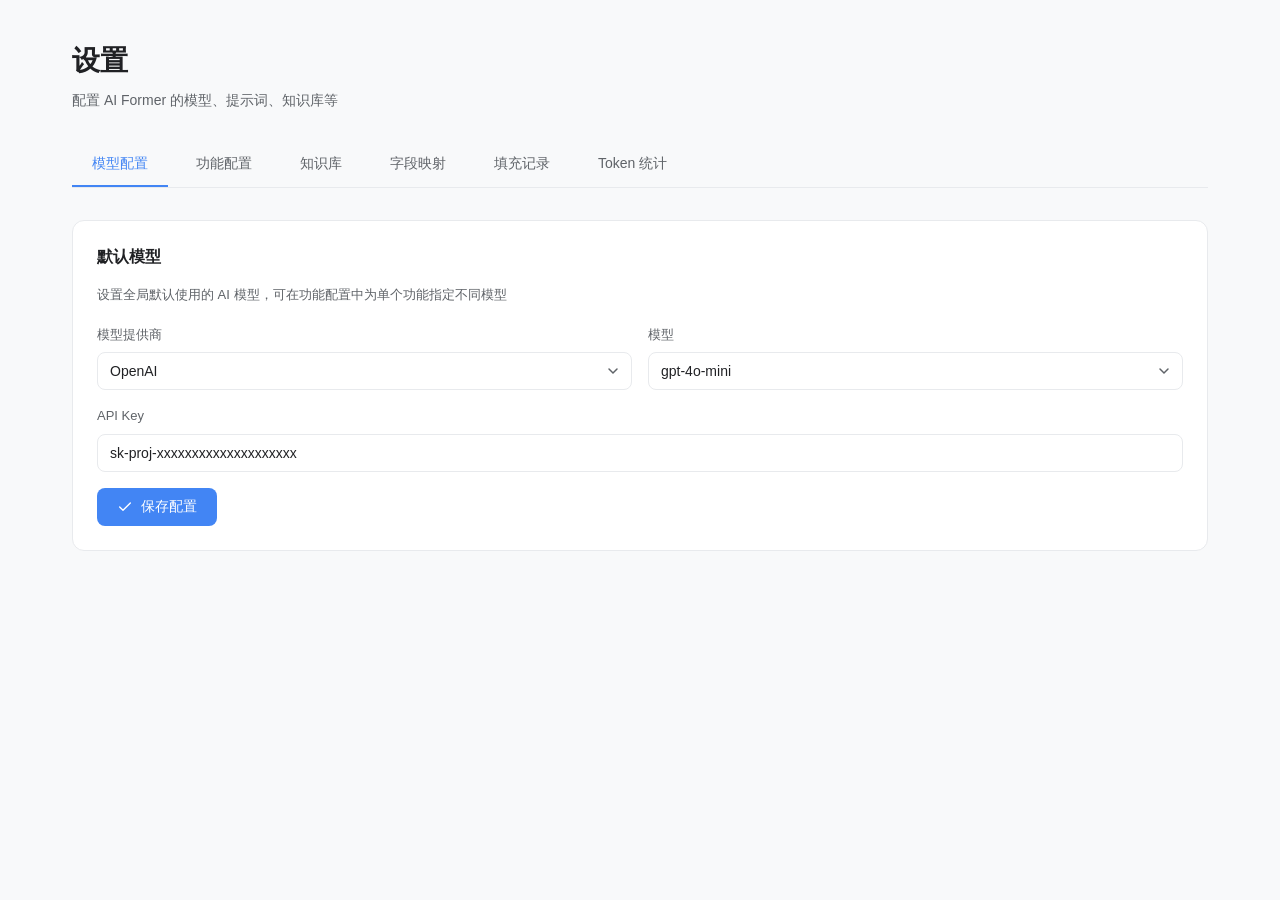
<file: playground/v2-settings-redesign.html>
<!DOCTYPE html>
<html lang="zh-CN">
<head>
    <meta charset="UTF-8">
    <meta name="viewport" content="width=device-width, initial-scale=1.0">
    <title>AI Former - 设置</title>
    <style>
        :root {
            --primary: #4285f4;
            --primary-dark: #1967d2;
            --primary-light: #e8f0fe;
            --text-primary: #202124;
            --text-secondary: #5f6368;
            --text-tertiary: #80868b;
            --border: #e8eaed;
            --bg-primary: #ffffff;
            --bg-secondary: #f8f9fa;
            --bg-hover: #f1f3f4;
            --success: #1e8e3e;
            --success-bg: #e6f4ea;
            --error: #d93025;
            --shadow-sm: 0 1px 2px 0 rgba(60,64,67,.3), 0 1px 3px 1px rgba(60,64,67,.15);
            --shadow-md: 0 1px 3px 0 rgba(60,64,67,.3), 0 4px 8px 3px rgba(60,64,67,.15);
        }

        @media (prefers-color-scheme: dark) {
            :root {
                --primary: #8ab4f8;
                --primary-dark: #669df6;
                --primary-light: #1a3a5c;
                --text-primary: #e8eaed;
                --text-secondary: #9aa0a6;
                --text-tertiary: #80868b;
                --border: #3c4043;
                --bg-primary: #202124;
                --bg-secondary: #292a2d;
                --bg-hover: #35363a;
                --success: #81c995;
                --success-bg: #1e3a28;
                --error: #f28b82;
                --shadow-sm: 0 1px 2px 0 rgba(0,0,0,.3), 0 1px 3px 1px rgba(0,0,0,.15);
                --shadow-md: 0 1px 3px 0 rgba(0,0,0,.3), 0 4px 8px 3px rgba(0,0,0,.15);
            }
        }

        * {
            margin: 0;
            padding: 0;
            box-sizing: border-box;
        }

        body {
            font-family: -apple-system, BlinkMacSystemFont, 'Segoe UI', 'Helvetica Neue', Arial, sans-serif;
            background: var(--bg-secondary);
            color: var(--text-primary);
            line-height: 1.5;
            -webkit-font-smoothing: antialiased;
        }

        .container {
            max-width: 1200px;
            margin: 0 auto;
            padding: 40px 32px;
        }

        /* 页头 */
        .page-header {
            margin-bottom: 32px;
        }

        .page-title {
            font-size: 28px;
            font-weight: 600;
            color: var(--text-primary);
            margin-bottom: 8px;
        }

        .page-desc {
            font-size: 14px;
            color: var(--text-secondary);
        }

        /* 导航标签 */
        .nav-tabs {
            display: flex;
            gap: 8px;
            margin-bottom: 32px;
            border-bottom: 1px solid var(--border);
            padding-bottom: 0;
        }

        .nav-tab {
            padding: 12px 20px;
            background: transparent;
            border: none;
            border-bottom: 2px solid transparent;
            font-size: 14px;
            font-weight: 500;
            color: var(--text-secondary);
            cursor: pointer;
            transition: all 0.2s;
        }

        .nav-tab:hover {
            color: var(--primary);
        }

        .nav-tab.active {
            color: var(--primary);
            border-bottom-color: var(--primary);
        }

        /* 内容区 */
        .tab-content {
            display: none;
        }

        .tab-content.active {
            display: block;
        }

        /* 卡片 */
        .card {
            background: var(--bg-primary);
            border: 1px solid var(--border);
            border-radius: 12px;
            padding: 24px;
            margin-bottom: 20px;
        }

        .card-title {
            font-size: 16px;
            font-weight: 600;
            color: var(--text-primary);
            margin-bottom: 16px;
        }

        .card-desc {
            font-size: 13px;
            color: var(--text-secondary);
            margin-bottom: 20px;
        }

        /* 表单 */
        .form-grid {
            display: grid;
            grid-template-columns: repeat(2, 1fr);
            gap: 16px;
            margin-bottom: 16px;
        }

        .form-group {
            display: flex;
            flex-direction: column;
        }

        .form-group.full {
            grid-column: 1 / -1;
        }

        .label {
            font-size: 13px;
            font-weight: 500;
            color: var(--text-secondary);
            margin-bottom: 8px;
        }

        .input, .select, .textarea {
            padding: 10px 12px;
            border: 1px solid var(--border);
            border-radius: 8px;
            font-size: 14px;
            font-family: inherit;
            color: var(--text-primary);
            background: var(--bg-primary);
            transition: all 0.2s;
        }

        .input:focus, .select:focus, .textarea:focus {
            outline: none;
            border-color: var(--primary);
            box-shadow: 0 0 0 3px var(--primary-light);
        }

        .textarea {
            width: 100%;
            padding: 12px;
            border: 1px solid var(--border);
            border-radius: 8px;
            font-size: 13px;
            font-family: 'SF Mono', Monaco, 'Courier New', monospace;
            color: var(--text-primary);
            background: var(--bg-primary);
            resize: vertical;
            min-height: 140px;
            line-height: 1.6;
            transition: all 0.2s;
        }

        .textarea:focus {
            outline: none;
            border-color: var(--primary);
            box-shadow: 0 0 0 3px var(--primary-light);
        }

        .select {
            appearance: none;
            background-image: url("data:image/svg+xml,%3Csvg width='12' height='12' viewBox='0 0 12 12' fill='none' xmlns='http://www.w3.org/2000/svg'%3E%3Cpath d='M2 4l4 4 4-4' stroke='%235f6368' stroke-width='1.5' stroke-linecap='round'/%3E%3C/svg%3E");
            background-repeat: no-repeat;
            background-position: right 12px center;
            padding-right: 36px;
            cursor: pointer;
        }

        /* 按钮 */
        .btn {
            padding: 10px 20px;
            border: none;
            border-radius: 8px;
            font-size: 14px;
            font-weight: 500;
            cursor: pointer;
            transition: all 0.2s;
            display: inline-flex;
            align-items: center;
            gap: 8px;
        }

        .btn-primary {
            background: var(--primary);
            color: white;
        }

        .btn-primary:hover {
            background: var(--primary-dark);
            box-shadow: var(--shadow-sm);
        }

        .btn-secondary {
            background: var(--bg-secondary);
            color: var(--text-primary);
            border: 1px solid var(--border);
        }

        .btn-secondary:hover {
            background: var(--bg-hover);
        }

        .btn-danger {
            background: transparent;
            color: var(--error);
            border: 1px solid var(--error);
        }

        .btn-danger:hover {
            background: rgba(217, 48, 37, 0.1);
        }

        /* 功能配置项 */
        .feature-item {
            padding: 20px;
            background: var(--bg-secondary);
            border: 1px solid var(--border);
            border-radius: 10px;
            margin-bottom: 12px;
        }

        .feature-header {
            display: flex;
            align-items: center;
            justify-content: space-between;
            margin-bottom: 16px;
        }

        .feature-name {
            font-size: 15px;
            font-weight: 600;
            color: var(--text-primary);
        }

        .feature-models {
            display: flex;
            gap: 8px;
        }

        .feature-models .select {
            font-size: 12px;
            padding: 6px 32px 6px 10px;
            background-color: var(--bg-primary);
        }

        .feature-models .select:first-child {
            width: 140px;
        }

        .feature-models .select:last-child {
            width: 160px;
        }

        .feature-actions {
            display: flex;
            gap: 8px;
            justify-content: flex-end;
            margin-top: 16px;
        }

        .feature-actions .btn {
            padding: 7px 16px;
            font-size: 13px;
        }

        /* 知识库列表 */
        .knowledge-list {
            display: flex;
            flex-direction: column;
            gap: 12px;
        }

        .knowledge-item {
            padding: 16px;
            background: var(--bg-secondary);
            border: 1px solid var(--border);
            border-radius: 10px;
            display: flex;
            align-items: center;
            gap: 16px;
        }

        .knowledge-icon {
            width: 40px;
            height: 40px;
            border-radius: 10px;
            background: var(--primary-light);
            display: flex;
            align-items: center;
            justify-content: center;
            color: var(--primary);
            flex-shrink: 0;
        }

        .knowledge-info {
            flex: 1;
            min-width: 0;
        }

        .knowledge-name {
            font-size: 14px;
            font-weight: 600;
            color: var(--text-primary);
            margin-bottom: 4px;
        }

        .knowledge-meta {
            font-size: 12px;
            color: var(--text-tertiary);
        }

        .knowledge-actions {
            display: flex;
            gap: 8px;
        }

        .icon-btn {
            width: 32px;
            height: 32px;
            border: none;
            background: transparent;
            border-radius: 6px;
            cursor: pointer;
            display: flex;
            align-items: center;
            justify-content: center;
            color: var(--text-secondary);
            transition: all 0.2s;
        }

        .icon-btn:hover {
            background: var(--bg-hover);
            color: var(--text-primary);
        }

        .icon-btn.danger:hover {
            background: rgba(217, 48, 37, 0.1);
            color: var(--error);
        }

        /* 映射列表 */
        .mapping-list {
            display: flex;
            flex-direction: column;
            gap: 12px;
        }

        .mapping-item {
            padding: 16px;
            background: var(--bg-secondary);
            border: 1px solid var(--border);
            border-radius: 10px;
            display: flex;
            align-items: center;
            justify-content: space-between;
            gap: 16px;
            transition: all 0.2s;
        }

        .mapping-item.disabled {
            opacity: 0.5;
        }

        .mapping-item.disabled .mapping-value,
        .mapping-item.disabled .mapping-name {
            text-decoration: line-through;
        }

        /* 开关按钮 */
        .toggle-switch {
            position: relative;
            width: 44px;
            height: 24px;
            flex-shrink: 0;
        }

        .toggle-switch input {
            opacity: 0;
            width: 0;
            height: 0;
        }

        .toggle-slider {
            position: absolute;
            cursor: pointer;
            top: 0;
            left: 0;
            right: 0;
            bottom: 0;
            background-color: var(--border);
            transition: 0.3s;
            border-radius: 24px;
        }

        .toggle-slider:before {
            position: absolute;
            content: "";
            height: 18px;
            width: 18px;
            left: 3px;
            bottom: 3px;
            background-color: white;
            transition: 0.3s;
            border-radius: 50%;
        }

        .toggle-switch input:checked + .toggle-slider {
            background-color: var(--primary);
        }

        .toggle-switch input:checked + .toggle-slider:before {
            transform: translateX(20px);
        }

        .mapping-info {
            flex: 1;
            display: grid;
            grid-template-columns: 1fr 1fr;
            gap: 16px;
        }

        .mapping-field {
            display: flex;
            flex-direction: column;
            gap: 4px;
        }

        .mapping-field .label {
            font-size: 11px;
            color: var(--text-tertiary);
            text-transform: uppercase;
            letter-spacing: 0.5px;
        }

        .mapping-name {
            font-size: 14px;
            font-weight: 400;
            color: var(--text-secondary);
        }

        .mapping-value {
            font-size: 14px;
            font-weight: 500;
            color: var(--text-primary);
        }

        .knowledge-action-btn {
            width: 32px;
            height: 32px;
            border: none;
            background: transparent;
            border-radius: 6px;
            cursor: pointer;
            display: flex;
            align-items: center;
            justify-content: center;
            color: var(--text-secondary);
            transition: all 0.2s;
        }

        .knowledge-action-btn:hover {
            background: var(--bg-hover);
            color: var(--text-primary);
        }

        @media (max-width: 768px) {
            .mapping-info {
                grid-template-columns: 1fr;
            }
        }

        /* 日志列表 */
        .log-list {
            max-height: 500px;
            overflow-y: auto;
        }

        .log-item {
            padding: 16px;
            background: var(--bg-secondary);
            border: 1px solid var(--border);
            border-radius: 10px;
            margin-bottom: 12px;
        }

        .log-header {
            display: flex;
            align-items: center;
            justify-content: space-between;
            margin-bottom: 8px;
        }

        .log-site {
            display: flex;
            align-items: center;
            gap: 6px;
            font-size: 13px;
            font-weight: 600;
            color: var(--text-primary);
        }

        .log-time {
            font-size: 12px;
            color: var(--text-tertiary);
        }

        .log-fields {
            display: flex;
            flex-wrap: wrap;
            gap: 8px;
            margin-bottom: 10px;
        }

        .log-field {
            padding: 4px 8px;
            background: var(--bg-hover);
            border-radius: 4px;
            font-size: 11px;
            color: var(--text-secondary);
        }

        .log-actions {
            display: flex;
            gap: 12px;
        }

        .log-action {
            font-size: 12px;
            color: var(--primary);
            cursor: pointer;
            transition: color 0.2s;
        }

        .log-action:hover {
            color: var(--primary-dark);
            text-decoration: underline;
        }

        /* 统计卡片 */
        .stats-grid {
            display: grid;
            grid-template-columns: repeat(3, 1fr);
            gap: 16px;
            margin-bottom: 24px;
        }

        .stat-card {
            padding: 20px;
            background: var(--bg-primary);
            border: 1px solid var(--border);
            border-radius: 12px;
            text-align: center;
        }

        .stat-value {
            font-size: 28px;
            font-weight: 600;
            color: var(--primary);
            margin-bottom: 8px;
        }

        .stat-label {
            font-size: 13px;
            color: var(--text-secondary);
        }

        /* 使用表格 */
        .usage-table {
            width: 100%;
            border-collapse: collapse;
        }

        .usage-table th {
            padding: 12px;
            text-align: left;
            font-size: 12px;
            font-weight: 600;
            color: var(--text-secondary);
            border-bottom: 2px solid var(--border);
        }

        .usage-table td {
            padding: 14px 12px;
            font-size: 13px;
            border-bottom: 1px solid var(--border);
        }

        .usage-table tr:hover {
            background: var(--bg-secondary);
        }

        .model-name {
            font-weight: 600;
            color: var(--text-primary);
        }

        .usage-tokens {
            display: flex;
            align-items: center;
            gap: 12px;
        }

        .usage-bar {
            flex: 1;
            height: 6px;
            background: var(--border);
            border-radius: 3px;
            overflow: hidden;
        }

        .usage-fill {
            height: 100%;
            background: var(--primary);
            border-radius: 3px;
            transition: width 0.3s;
        }

        /* 模态框 */
        .modal-overlay {
            position: fixed;
            top: 0;
            left: 0;
            right: 0;
            bottom: 0;
            background: rgba(0, 0, 0, 0.5);
            backdrop-filter: blur(8px);
            display: flex;
            align-items: center;
            justify-content: center;
            opacity: 0;
            visibility: hidden;
            transition: all 0.3s;
            z-index: 1000;
        }

        .modal-overlay.visible {
            opacity: 1;
            visibility: visible;
        }

        .modal {
            width: 90%;
            max-width: 600px;
            max-height: 90vh;
            background: var(--bg-primary);
            border-radius: 16px;
            box-shadow: var(--shadow-md);
            overflow: hidden;
            transform: scale(0.9) translateY(20px);
            transition: all 0.3s;
        }

        .modal-overlay.visible .modal {
            transform: scale(1) translateY(0);
        }

        .modal-header {
            padding: 20px 24px;
            border-bottom: 1px solid var(--border);
            display: flex;
            align-items: center;
            justify-content: space-between;
        }

        .modal-title {
            font-size: 18px;
            font-weight: 600;
            color: var(--text-primary);
        }

        .modal-close {
            width: 32px;
            height: 32px;
            border: none;
            background: transparent;
            border-radius: 6px;
            cursor: pointer;
            display: flex;
            align-items: center;
            justify-content: center;
            color: var(--text-secondary);
            transition: all 0.2s;
        }

        .modal-close:hover {
            background: var(--bg-hover);
            color: var(--text-primary);
        }

        .modal-body {
            padding: 24px;
            max-height: calc(90vh - 140px);
            overflow-y: auto;
        }

        .modal-footer {
            padding: 16px 24px;
            border-top: 1px solid var(--border);
            display: flex;
            justify-content: flex-end;
            gap: 12px;
        }

        /* 响应式设计 - 窄屏优化 */
        @media (max-width: 768px) {
            .container {
                padding: 24px 16px;
            }

            .page-title {
                font-size: 24px;
            }

            .nav-tabs {
                overflow-x: auto;
                overflow-y: hidden;
                -webkit-overflow-scrolling: touch;
                scrollbar-width: none;
            }

            .nav-tabs::-webkit-scrollbar {
                display: none;
            }

            .nav-tab {
                padding: 10px 16px;
                font-size: 13px;
                white-space: nowrap;
                flex-shrink: 0;
            }

            .card {
                padding: 16px;
            }

            .card-title {
                font-size: 15px;
            }

            .form-grid {
                grid-template-columns: 1fr;
            }

            .stats-grid {
                grid-template-columns: 1fr;
            }

            .feature-models {
                flex-direction: column;
                align-items: stretch;
            }

            .feature-models .select {
                width: 100%;
            }

            .usage-table {
                font-size: 12px;
            }

            .usage-table th,
            .usage-table td {
                padding: 10px 8px;
            }

            .usage-bar {
                width: 100px !important;
            }

            .log-header {
                flex-direction: column;
                align-items: flex-start;
                gap: 4px;
            }

            .log-fields {
                flex-direction: column;
                gap: 6px;
            }

            .log-actions {
                flex-direction: column;
                align-items: flex-start;
            }
        }

        /* 超窄屏优化 (侧边栏宽度) */
        @media (max-width: 480px) {
            .container {
                padding: 16px 12px;
            }

            .page-header {
                margin-bottom: 20px;
            }

            .page-title {
                font-size: 20px;
            }

            .page-desc {
                font-size: 12px;
            }

            .nav-tabs {
                gap: 4px;
                margin-bottom: 20px;
            }

            .nav-tab {
                padding: 8px 12px;
                font-size: 12px;
            }

            .card {
                padding: 12px;
                margin-bottom: 16px;
            }

            .card-title {
                font-size: 14px;
                margin-bottom: 12px;
            }

            .card-desc {
                font-size: 12px;
                margin-bottom: 16px;
            }

            .stat-card {
                padding: 16px;
            }

            .stat-value {
                font-size: 24px;
            }

            .stat-label {
                font-size: 11px;
            }

            .form-group {
                margin-bottom: 12px;
            }

            .label {
                font-size: 12px;
                margin-bottom: 6px;
            }

            .input,
            .select,
            .textarea {
                padding: 8px 10px;
                font-size: 13px;
            }

            .btn {
                padding: 10px 14px;
                font-size: 13px;
            }

            .feature-item {
                padding: 12px;
            }

            .feature-header {
                margin-bottom: 10px;
            }

            .feature-name {
                font-size: 13px;
            }

            .textarea {
                min-height: 100px;
                font-size: 12px;
            }

            .knowledge-item {
                padding: 10px;
                flex-direction: column;
                gap: 10px;
            }

            .knowledge-actions {
                width: 100%;
                justify-content: flex-end;
            }

            .log-item {
                padding: 10px;
            }

            .log-site,
            .log-time,
            .log-field,
            .log-action {
                font-size: 11px;
            }

            /* 表格在窄屏下横向滚动 */
            .card > div[style*="overflow-x"] {
                margin: 0 -12px;
                padding: 0 12px;
            }

            .usage-table {
                font-size: 11px;
            }

            .usage-table th,
            .usage-table td {
                padding: 8px 6px;
            }

            .usage-bar {
                width: 60px !important;
            }

            .model-name {
                font-size: 11px;
            }

            /* 模态框 */
            .modal-content {
                width: 95%;
                margin: 20px auto;
            }

            .modal-body {
                padding: 16px;
            }

            .modal-footer {
                padding: 12px 16px;
                flex-direction: column-reverse;
            }

            .modal-footer .btn {
                width: 100%;
            }
        }
    </style>
</head>
<body>
    <div class="container">
        <!-- 页头 -->
        <div class="page-header">
            <h1 class="page-title">设置</h1>
            <p class="page-desc">配置 AI Former 的模型、提示词、知识库等</p>
        </div>

        <!-- 导航标签 -->
        <div class="nav-tabs">
            <button class="nav-tab active" onclick="switchTab('model')">模型配置</button>
            <button class="nav-tab" onclick="switchTab('features')">功能配置</button>
            <button class="nav-tab" onclick="switchTab('knowledge')">知识库</button>
            <button class="nav-tab" onclick="switchTab('mapping')">字段映射</button>
            <button class="nav-tab" onclick="switchTab('logs')">填充记录</button>
            <button class="nav-tab" onclick="switchTab('tokens')">Token 统计</button>
        </div>

        <!-- 模型配置 -->
        <div class="tab-content active" id="tab-model">
            <div class="card">
                <h2 class="card-title">默认模型</h2>
                <p class="card-desc">设置全局默认使用的 AI 模型，可在功能配置中为单个功能指定不同模型</p>
                <div class="form-grid">
                    <div class="form-group">
                        <label class="label">模型提供商</label>
                        <select class="select">
                            <option>OpenAI</option>
                            <option>通义千问</option>
                            <option>智谱AI</option>
                            <option>DeepSeek</option>
                            <option>硅基流动</option>
                            <option>火山引擎</option>
                            <option>Ollama (本地)</option>
                        </select>
                    </div>
                    <div class="form-group">
                        <label class="label">模型</label>
                        <select class="select">
                            <option>gpt-4o-mini</option>
                            <option>gpt-4o</option>
                            <option>gpt-4-turbo</option>
                        </select>
                    </div>
                    <div class="form-group full">
                        <label class="label">API Key</label>
                        <input type="text" class="input" placeholder="sk-..." value="sk-proj-xxxxxxxxxxxxxxxxxxxx">
                    </div>
                </div>
                <button class="btn btn-primary">
                    <svg width="16" height="16" viewBox="0 0 24 24" fill="none" stroke="currentColor" stroke-width="2" stroke-linecap="round" stroke-linejoin="round">
                        <polyline points="20 6 9 17 4 12"/>
                    </svg>
                    保存配置
                </button>
            </div>
        </div>

        <!-- 功能配置 -->
        <div class="tab-content" id="tab-features">
            <div class="card">
                <h2 class="card-title">全局设置</h2>
                <p class="card-desc">一键将所有功能的模型设置为同一个</p>
                <div class="form-grid">
                    <div class="form-group">
                        <label class="label">提供商</label>
                        <select class="select">
                            <option>OpenAI</option>
                            <option>通义千问</option>
                            <option>智谱AI</option>
                        </select>
                    </div>
                    <div class="form-group">
                        <label class="label">模型</label>
                        <select class="select">
                            <option>gpt-4o-mini</option>
                            <option>gpt-4o</option>
                        </select>
                    </div>
                </div>
                <button class="btn btn-primary">应用到所有功能</button>
            </div>

            <div class="card">
                <h2 class="card-title">功能列表</h2>
                <p class="card-desc">为每个功能配置专属的模型和提示词</p>
                
                <div class="feature-item">
                    <div class="feature-header">
                        <span class="feature-name">表单填充</span>
                        <div class="feature-models">
                            <select class="select">
                                <option>OpenAI</option>
                                <option>通义千问</option>
                            </select>
                            <select class="select">
                                <option>gpt-4o-mini</option>
                                <option>gpt-4o</option>
                            </select>
                        </div>
                    </div>
                    <textarea class="textarea">你是一个智能表单填充助手。根据用户提供的信息和知识库内容，为表单字段生成合适的填充值。

输入：表单字段列表、用户要求、知识库内容
输出：XML 格式的填充结果

请确保：
1. 填充内容准确、合理
2. 遵循字段的格式要求
3. 如有不确定的字段，可以留空</textarea>
                    <div class="feature-actions">
                        <button class="btn btn-secondary">重置</button>
                        <button class="btn btn-primary">保存</button>
                    </div>
                </div>

                <div class="feature-item">
                    <div class="feature-header">
                        <span class="feature-name">翻译功能</span>
                        <div class="feature-models">
                            <select class="select">
                                <option>使用默认模型</option>
                                <option>OpenAI</option>
                            </select>
                            <select class="select">
                                <option>gpt-4o-mini</option>
                            </select>
                        </div>
                    </div>
                    <textarea class="textarea">请将以下内容翻译成 {target_language}，保持原文的语气和风格：

{content}</textarea>
                    <div class="feature-actions">
                        <button class="btn btn-secondary">重置</button>
                        <button class="btn btn-primary">保存</button>
                    </div>
                </div>

                <div class="feature-item">
                    <div class="feature-header">
                        <span class="feature-name">知识库 Summary</span>
                        <div class="feature-models">
                            <select class="select">
                                <option>使用默认模型</option>
                            </select>
                            <select class="select">
                                <option>gpt-4o-mini</option>
                            </select>
                        </div>
                    </div>
                    <textarea class="textarea">请为以下内容生成一个简洁的摘要，用于后续的知识检索：

{content}

摘要要求：
- 提取关键信息（姓名、职业、技能等）
- 不超过 200 字
- 使用关键词列表形式</textarea>
                    <div class="feature-actions">
                        <button class="btn btn-secondary">重置</button>
                        <button class="btn btn-primary">保存</button>
                    </div>
                </div>
            </div>
        </div>

        <!-- 知识库 -->
        <div class="tab-content" id="tab-knowledge">
            <div class="card">
                <div style="display: flex; align-items: center; justify-content: space-between; margin-bottom: 20px;">
                    <div>
                        <h2 class="card-title" style="margin-bottom: 4px;">我的档案</h2>
                        <p class="card-desc" style="margin: 0;">管理你的个人信息档案，AI 会根据这些档案填充表单</p>
                    </div>
                    <button class="btn btn-primary" onclick="openKnowledgeModal('new')">
                        <svg width="16" height="16" viewBox="0 0 24 24" fill="none" stroke="currentColor" stroke-width="2" stroke-linecap="round" stroke-linejoin="round">
                            <line x1="12" y1="5" x2="12" y2="19"/>
                            <line x1="5" y1="12" x2="19" y2="12"/>
                        </svg>
                        新建档案
                    </button>
                </div>

                <div class="knowledge-list">
                    <div class="knowledge-item">
                        <div class="knowledge-icon">
                            <svg width="20" height="20" viewBox="0 0 24 24" fill="none" stroke="currentColor" stroke-width="2" stroke-linecap="round" stroke-linejoin="round">
                                <path d="M20 21v-2a4 4 0 0 0-4-4H8a4 4 0 0 0-4 4v2"/>
                                <circle cx="12" cy="7" r="4"/>
                            </svg>
                        </div>
                        <div class="knowledge-info">
                            <div class="knowledge-name">个人简历档案</div>
                            <div class="knowledge-meta">包含基本信息、教育背景、工作经历 · 更新于 2 小时前</div>
                        </div>
                        <div class="knowledge-actions">
                            <button class="icon-btn" onclick="openKnowledgeModal('resume')">
                                <svg width="16" height="16" viewBox="0 0 24 24" fill="none" stroke="currentColor" stroke-width="2" stroke-linecap="round" stroke-linejoin="round">
                                    <path d="M11 4H4a2 2 0 0 0-2 2v14a2 2 0 0 0 2 2h14a2 2 0 0 0 2-2v-7"/>
                                    <path d="M18.5 2.5a2.121 2.121 0 0 1 3 3L12 15l-4 1 1-4 9.5-9.5z"/>
                                </svg>
                            </button>
                            <button class="icon-btn danger">
                                <svg width="16" height="16" viewBox="0 0 24 24" fill="none" stroke="currentColor" stroke-width="2" stroke-linecap="round" stroke-linejoin="round">
                                    <polyline points="3 6 5 6 21 6"/>
                                    <path d="M19 6v14a2 2 0 0 1-2 2H7a2 2 0 0 1-2-2V6m3 0V4a2 2 0 0 1 2-2h4a2 2 0 0 1 2 2v2"/>
                                </svg>
                            </button>
                        </div>
                    </div>

                    <div class="knowledge-item">
                        <div class="knowledge-icon">
                            <svg width="20" height="20" viewBox="0 0 24 24" fill="none" stroke="currentColor" stroke-width="2" stroke-linecap="round" stroke-linejoin="round">
                                <rect x="2" y="7" width="20" height="14" rx="2" ry="2"/>
                                <path d="M16 21V5a2 2 0 0 0-2-2h-4a2 2 0 0 0-2 2v16"/>
                            </svg>
                        </div>
                        <div class="knowledge-info">
                            <div class="knowledge-name">公司信息档案</div>
                            <div class="knowledge-meta">公司名称、地址、联系方式 · 更新于 3 天前</div>
                        </div>
                        <div class="knowledge-actions">
                            <button class="icon-btn" onclick="openKnowledgeModal('company')">
                                <svg width="16" height="16" viewBox="0 0 24 24" fill="none" stroke="currentColor" stroke-width="2" stroke-linecap="round" stroke-linejoin="round">
                                    <path d="M11 4H4a2 2 0 0 0-2 2v14a2 2 0 0 0 2 2h14a2 2 0 0 0 2-2v-7"/>
                                    <path d="M18.5 2.5a2.121 2.121 0 0 1 3 3L12 15l-4 1 1-4 9.5-9.5z"/>
                                </svg>
                            </button>
                            <button class="icon-btn danger">
                                <svg width="16" height="16" viewBox="0 0 24 24" fill="none" stroke="currentColor" stroke-width="2" stroke-linecap="round" stroke-linejoin="round">
                                    <polyline points="3 6 5 6 21 6"/>
                                    <path d="M19 6v14a2 2 0 0 1-2 2H7a2 2 0 0 1-2-2V6m3 0V4a2 2 0 0 1 2-2h4a2 2 0 0 1 2 2v2"/>
                                </svg>
                            </button>
                        </div>
                    </div>
                </div>
            </div>
        </div>

        <!-- 字段映射 -->
        <div class="tab-content" id="tab-mapping">
            <div class="card">
                <h2 class="card-title">字段映射管理</h2>
                <p class="card-desc">配置表单字段与填充内容的映射关系，用于快速填充功能。AI 会自动匹配相似的字段名</p>
                
                <button class="btn btn-primary" style="margin-bottom: 20px;" onclick="openMappingModal()">
                    <svg width="16" height="16" viewBox="0 0 24 24" fill="none" stroke="currentColor" stroke-width="2" stroke-linecap="round" stroke-linejoin="round">
                        <circle cx="12" cy="12" r="3"/>
                        <path d="M12 1v6m0 6v6"/>
                    </svg>
                    新增映射
                </button>

                <div class="mapping-list">
                    <div class="mapping-item">
                        <label class="toggle-switch">
                            <input type="checkbox" checked onchange="toggleMapping(this)">
                            <span class="toggle-slider"></span>
                        </label>
                        <div class="mapping-info">
                            <div class="mapping-field">
                                <span class="label">内容值</span>
                                <span class="mapping-value">张明</span>
                            </div>
                            <div class="mapping-field">
                                <span class="label">字段类型（多个用 / 分隔）</span>
                                <span class="mapping-name">姓名 / 真实姓名 / 用户名 / Name</span>
                            </div>
                        </div>
                        <div class="knowledge-actions">
                            <button class="knowledge-action-btn" onclick="editMapping('张明', '姓名 / 真实姓名 / 用户名 / Name')">
                                <svg width="16" height="16" viewBox="0 0 24 24" fill="none" stroke="currentColor" stroke-width="2" stroke-linecap="round" stroke-linejoin="round">
                                    <path d="M17 3a2.85 2.83 0 1 1 4 4L7.5 20.5 2 22l1.5-5.5Z"/>
                                    <path d="m15 5 4 4"/>
                                </svg>
                            </button>
                            <button class="knowledge-action-btn" style="color: var(--error);">
                                <svg width="16" height="16" viewBox="0 0 24 24" fill="none" stroke="currentColor" stroke-width="2" stroke-linecap="round" stroke-linejoin="round">
                                    <path d="M3 6h18"/>
                                    <path d="M19 6v14c0 1-1 2-2 2H7c-1 0-2-1-2-2V6"/>
                                    <path d="M8 6V4c0-1 1-2 2-2h4c1 0 2 1 2 2v2"/>
                                    <line x1="10" x2="10" y1="11" y2="17"/>
                                    <line x1="14" x2="14" y1="11" y2="17"/>
                                </svg>
                            </button>
                        </div>
                    </div>

                    <div class="mapping-item">
                        <label class="toggle-switch">
                            <input type="checkbox" checked onchange="toggleMapping(this)">
                            <span class="toggle-slider"></span>
                        </label>
                        <div class="mapping-info">
                            <div class="mapping-field">
                                <span class="label">内容值</span>
                                <span class="mapping-value">zhangming@example.com</span>
                            </div>
                            <div class="mapping-field">
                                <span class="label">字段类型（多个用 / 分隔）</span>
                                <span class="mapping-name">邮箱 / Email / 电子邮件 / E-mail</span>
                            </div>
                        </div>
                        <div class="knowledge-actions">
                            <button class="knowledge-action-btn" onclick="editMapping('zhangming@example.com', '邮箱 / Email / 电子邮件 / E-mail')">
                                <svg width="16" height="16" viewBox="0 0 24 24" fill="none" stroke="currentColor" stroke-width="2" stroke-linecap="round" stroke-linejoin="round">
                                    <path d="M17 3a2.85 2.83 0 1 1 4 4L7.5 20.5 2 22l1.5-5.5Z"/>
                                    <path d="m15 5 4 4"/>
                                </svg>
                            </button>
                            <button class="knowledge-action-btn" style="color: var(--error);">
                                <svg width="16" height="16" viewBox="0 0 24 24" fill="none" stroke="currentColor" stroke-width="2" stroke-linecap="round" stroke-linejoin="round">
                                    <path d="M3 6h18"/>
                                    <path d="M19 6v14c0 1-1 2-2 2H7c-1 0-2-1-2-2V6"/>
                                    <path d="M8 6V4c0-1 1-2 2-2h4c1 0 2 1 2 2v2"/>
                                    <line x1="10" x2="10" y1="11" y2="17"/>
                                    <line x1="14" x2="14" y1="11" y2="17"/>
                                </svg>
                            </button>
                        </div>
                    </div>

                    <div class="mapping-item disabled">
                        <label class="toggle-switch">
                            <input type="checkbox" onchange="toggleMapping(this)">
                            <span class="toggle-slider"></span>
                        </label>
                        <div class="mapping-info">
                            <div class="mapping-field">
                                <span class="label">内容值</span>
                                <span class="mapping-value">13800138000</span>
                            </div>
                            <div class="mapping-field">
                                <span class="label">字段类型（多个用 / 分隔）</span>
                                <span class="mapping-name">手机号 / 电话 / 联系方式 / Phone / Mobile</span>
                            </div>
                        </div>
                        <div class="knowledge-actions">
                            <button class="knowledge-action-btn" onclick="editMapping('13800138000', '手机号 / 电话 / 联系方式 / Phone / Mobile')">
                                <svg width="16" height="16" viewBox="0 0 24 24" fill="none" stroke="currentColor" stroke-width="2" stroke-linecap="round" stroke-linejoin="round">
                                    <path d="M17 3a2.85 2.83 0 1 1 4 4L7.5 20.5 2 22l1.5-5.5Z"/>
                                    <path d="m15 5 4 4"/>
                                </svg>
                            </button>
                            <button class="knowledge-action-btn" style="color: var(--error);">
                                <svg width="16" height="16" viewBox="0 0 24 24" fill="none" stroke="currentColor" stroke-width="2" stroke-linecap="round" stroke-linejoin="round">
                                    <path d="M3 6h18"/>
                                    <path d="M19 6v14c0 1-1 2-2 2H7c-1 0-2-1-2-2V6"/>
                                    <path d="M8 6V4c0-1 1-2 2-2h4c1 0 2 1 2 2v2"/>
                                    <line x1="10" x2="10" y1="11" y2="17"/>
                                    <line x1="14" x2="14" y1="11" y2="17"/>
                                </svg>
                            </button>
                        </div>
                    </div>

                    <div class="mapping-item">
                        <label class="toggle-switch">
                            <input type="checkbox" checked onchange="toggleMapping(this)">
                            <span class="toggle-slider"></span>
                        </label>
                        <div class="mapping-info">
                            <div class="mapping-field">
                                <span class="label">内容值</span>
                                <span class="mapping-value">金山办公</span>
                            </div>
                            <div class="mapping-field">
                                <span class="label">字段类型（多个用 / 分隔）</span>
                                <span class="mapping-name">公司 / 单位 / 工作单位 / Company</span>
                            </div>
                        </div>
                        <div class="knowledge-actions">
                            <button class="knowledge-action-btn" onclick="editMapping('金山办公', '公司 / 单位 / 工作单位 / Company')">
                                <svg width="16" height="16" viewBox="0 0 24 24" fill="none" stroke="currentColor" stroke-width="2" stroke-linecap="round" stroke-linejoin="round">
                                    <path d="M17 3a2.85 2.83 0 1 1 4 4L7.5 20.5 2 22l1.5-5.5Z"/>
                                    <path d="m15 5 4 4"/>
                                </svg>
                            </button>
                            <button class="knowledge-action-btn" style="color: var(--error);">
                                <svg width="16" height="16" viewBox="0 0 24 24" fill="none" stroke="currentColor" stroke-width="2" stroke-linecap="round" stroke-linejoin="round">
                                    <path d="M3 6h18"/>
                                    <path d="M19 6v14c0 1-1 2-2 2H7c-1 0-2-1-2-2V6"/>
                                    <path d="M8 6V4c0-1 1-2 2-2h4c1 0 2 1 2 2v2"/>
                                    <line x1="10" x2="10" y1="11" y2="17"/>
                                    <line x1="14" x2="14" y1="11" y2="17"/>
                                </svg>
                            </button>
                        </div>
                    </div>
                </div>

                <div class="card" style="margin-top: 24px; background: var(--primary-light); border-color: var(--primary);">
                    <h3 style="font-size: 14px; margin-bottom: 8px; color: var(--text-primary);">💡 映射逻辑说明</h3>
                    <ul style="font-size: 13px; color: var(--text-secondary); line-height: 1.8; padding-left: 20px;">
                        <li><strong>内容值</strong>：你要填充的实际内容（如：张明、zhangming@example.com）</li>
                        <li><strong>字段类型</strong>：表单中可能出现的字段名称（如：姓名 / Name / 用户名）</li>
                        <li><strong>工作原理</strong>：当遇到匹配的字段类型时，自动填充对应的内容值</li>
                        <li><strong>匹配优先级</strong>：精确匹配 > 模糊匹配 > 字段类型匹配（email、tel、url 等）</li>
                        <li><strong>支持中英文</strong>：字段类型可包含中英文别名，AI 会自动识别</li>
                    </ul>
                </div>
            </div>
        </div>

        <!-- 填充记录 -->
        <div class="tab-content" id="tab-logs">
            <div class="card">
                <h2 class="card-title">最近记录</h2>
                <p class="card-desc">查看最近的表单填充记录，可保存为知识库</p>
                
                <div class="log-list">
                    <div class="log-item">
                        <div class="log-header">
                            <span class="log-site">
                                <svg width="16" height="16" viewBox="0 0 24 24" fill="none" stroke="currentColor" stroke-width="2" stroke-linecap="round" stroke-linejoin="round">
                                    <circle cx="12" cy="12" r="10"/>
                                    <line x1="2" y1="12" x2="22" y2="12"/>
                                    <path d="M12 2a15.3 15.3 0 0 1 4 10 15.3 15.3 0 0 1-4 10 15.3 15.3 0 0 1-4-10 15.3 15.3 0 0 1 4-10z"/>
                                </svg>
                                zhaopin.com
                            </span>
                            <span class="log-time">今天 14:32</span>
                        </div>
                        <div class="log-fields">
                            <span class="log-field">姓名: 张三</span>
                            <span class="log-field">手机: 138****8000</span>
                            <span class="log-field">邮箱: zhang***@example.com</span>
                            <span class="log-field">+8 个字段</span>
                        </div>
                        <div class="log-actions">
                            <span class="log-action">查看详情</span>
                            <span class="log-action" style="color: var(--success);">保存为知识</span>
                            <span class="log-action" style="color: var(--error);">删除</span>
                        </div>
                    </div>

                    <div class="log-item">
                        <div class="log-header">
                            <span class="log-site">
                                <svg width="16" height="16" viewBox="0 0 24 24" fill="none" stroke="currentColor" stroke-width="2" stroke-linecap="round" stroke-linejoin="round">
                                    <circle cx="12" cy="12" r="10"/>
                                    <line x1="2" y1="12" x2="22" y2="12"/>
                                    <path d="M12 2a15.3 15.3 0 0 1 4 10 15.3 15.3 0 0 1-4 10 15.3 15.3 0 0 1-4-10 15.3 15.3 0 0 1 4-10z"/>
                                </svg>
                                lagou.com
                            </span>
                            <span class="log-time">今天 11:15</span>
                        </div>
                        <div class="log-fields">
                            <span class="log-field">个人简介 [已改写]</span>
                            <span class="log-field">工作经历: ...</span>
                            <span class="log-field">+5 个字段</span>
                        </div>
                        <div class="log-actions">
                            <span class="log-action">查看详情</span>
                            <span class="log-action" style="color: var(--success);">保存为知识</span>
                            <span class="log-action" style="color: var(--error);">删除</span>
                        </div>
                    </div>
                </div>
            </div>
        </div>

        <!-- Token 统计 -->
        <div class="tab-content" id="tab-tokens">
            <div class="stats-grid">
                <div class="stat-card">
                    <div class="stat-value">12.5K</div>
                    <div class="stat-label">今日消耗</div>
                </div>
                <div class="stat-card">
                    <div class="stat-value">89.3K</div>
                    <div class="stat-label">本月消耗</div>
                </div>
                <div class="stat-card">
                    <div class="stat-value">$0.89</div>
                    <div class="stat-label">预估费用</div>
                </div>
            </div>

            <div class="card">
                <h2 class="card-title">使用明细</h2>
                <p class="card-desc">查看各模型的 Token 消耗和费用</p>
                
                <table class="usage-table">
                    <thead>
                        <tr>
                            <th>模型</th>
                            <th>输入/输出</th>
                            <th>消耗</th>
                            <th>费用</th>
                        </tr>
                    </thead>
                    <tbody>
                        <tr>
                            <td class="model-name">gpt-4o-mini</td>
                            <td style="color: var(--text-secondary); font-size: 12px;">6,200 / 2,030</td>
                            <td>
                                <div class="usage-tokens">
                                    <span style="color: var(--text-secondary); font-size: 12px; width: 80px;">8,230</span>
                                    <div class="usage-bar" style="width: 200px;">
                                        <div class="usage-fill" style="width: 66%;"></div>
                                    </div>
                                </div>
                            </td>
                            <td style="color: var(--text-secondary);">$0.0023</td>
                        </tr>
                        <tr>
                            <td class="model-name">Claude Sonnet 4.5</td>
                            <td style="color: var(--text-secondary); font-size: 12px;">2,100 / 1,020</td>
                            <td>
                                <div class="usage-tokens">
                                    <span style="color: var(--text-secondary); font-size: 12px; width: 80px;">3,120</span>
                                    <div class="usage-bar" style="width: 200px;">
                                        <div class="usage-fill" style="width: 25%;"></div>
                                    </div>
                                </div>
                            </td>
                            <td style="color: var(--text-secondary);">$0.0216</td>
                        </tr>
                        <tr>
                            <td class="model-name">qwen-long</td>
                            <td style="color: var(--text-secondary); font-size: 12px;">800 / 300</td>
                            <td>
                                <div class="usage-tokens">
                                    <span style="color: var(--text-secondary); font-size: 12px; width: 80px;">1,100</span>
                                    <div class="usage-bar" style="width: 200px;">
                                        <div class="usage-fill" style="width: 9%;"></div>
                                    </div>
                                </div>
                            </td>
                            <td style="color: var(--text-secondary);">$0.0004</td>
                        </tr>
                    </tbody>
                </table>
            </div>

            <div class="card">
                <h2 class="card-title">模型报价参考</h2>
                <p class="card-desc">基于 OpenRouter 的报价预估（单位：$/M tokens）</p>
                
                <div style="overflow-x: auto;">
                    <table class="usage-table">
                        <thead>
                            <tr>
                                <th>厂商</th>
                                <th>模型名称</th>
                                <th style="text-align: right;">输入</th>
                                <th style="text-align: right;">输出</th>
                                <th>核心定位/优势领域</th>
                            </tr>
                        </thead>
                        <tbody>
                            <tr><td style="color: var(--text-secondary); font-weight: 600;">Anthropic</td><td class="model-name">Claude Opus 4.5</td><td style="text-align: right;">$5.00</td><td style="text-align: right;">$25.00</td><td style="color: var(--text-tertiary); font-size: 12px;">顶配模型，长航时研究与复杂软工Agent</td></tr>
                            <tr><td style="color: var(--text-secondary); font-weight: 600;">Anthropic</td><td class="model-name">Claude Sonnet 4.5</td><td style="text-align: right;">$3.00</td><td style="text-align: right;">$15.00</td><td style="color: var(--text-tertiary); font-size: 12px;">编程与系统设计#1，实时Agent优化</td></tr>
                            <tr><td style="color: var(--text-secondary); font-weight: 600;">Anthropic</td><td class="model-name">Claude Sonnet 4</td><td style="text-align: right;">$3.00</td><td style="text-align: right;">$15.00</td><td style="color: var(--text-tertiary); font-size: 12px;">稳健型中坚模型，高指令遵循度</td></tr>
                            <tr><td style="color: var(--text-secondary); font-weight: 600;">Anthropic</td><td class="model-name">Claude Haiku 4.5</td><td style="text-align: right;">$1.00</td><td style="text-align: right;">$5.00</td><td style="color: var(--text-tertiary); font-size: 12px;">极速推理，高性价比子Agent节点</td></tr>
                            <tr><td style="color: var(--text-secondary); font-weight: 600;">Anthropic</td><td class="model-name">Claude 3.5 Haiku</td><td style="text-align: right;">$0.80</td><td style="text-align: right;">$4.00</td><td style="color: var(--text-tertiary); font-size: 12px;">经典款快速响应模型</td></tr>
                            <tr><td style="color: var(--text-secondary); font-weight: 600;">OpenAI</td><td class="model-name">GPT-5.2</td><td style="text-align: right;">$1.75</td><td style="text-align: right;">$14.00</td><td style="color: var(--text-tertiary); font-size: 12px;">全能旗舰，动态计算分配技术</td></tr>
                            <tr><td style="color: var(--text-secondary); font-weight: 600;">OpenAI</td><td class="model-name">GPT-5.2-Codex</td><td style="text-align: right;">$1.75</td><td style="text-align: right;">$14.00</td><td style="color: var(--text-tertiary); font-size: 12px;">深度软工专用，支持多小时持续执行</td></tr>
                            <tr><td style="color: var(--text-secondary); font-weight: 600;">OpenAI</td><td class="model-name">GPT-5.2 Chat</td><td style="text-align: right;">$1.75</td><td style="text-align: right;">$14.00</td><td style="color: var(--text-tertiary); font-size: 12px;">低延迟对话版，优化了暖色调沟通风格</td></tr>
                            <tr><td style="color: var(--text-secondary); font-weight: 600;">OpenAI</td><td class="model-name">GPT-5.1</td><td style="text-align: right;">$1.25</td><td style="text-align: right;">$10.00</td><td style="color: var(--text-tertiary); font-size: 12px;">标准旗舰，强化了数学与结构化分析</td></tr>
                            <tr><td style="color: var(--text-secondary); font-weight: 600;">OpenAI</td><td class="model-name">GPT-5</td><td style="text-align: right;">$1.25</td><td style="text-align: right;">$10.00</td><td style="color: var(--text-tertiary); font-size: 12px;">逻辑基准模型，有效减少幻觉</td></tr>
                            <tr><td style="color: var(--text-secondary); font-weight: 600;">OpenAI</td><td class="model-name">GPT-5 Chat</td><td style="text-align: right;">$1.25</td><td style="text-align: right;">$10.00</td><td style="color: var(--text-tertiary); font-size: 12px;">企业级上下文敏感型对话</td></tr>
                            <tr><td style="color: var(--text-secondary); font-weight: 600;">OpenAI</td><td class="model-name">GPT-4.1</td><td style="text-align: right;">$2.00</td><td style="text-align: right;">$8.00</td><td style="color: var(--text-tertiary); font-size: 12px;">长上下文指令遵循与精细代码Diff</td></tr>
                            <tr><td style="color: var(--text-secondary); font-weight: 600;">OpenAI</td><td class="model-name">GPT-5 Mini</td><td style="text-align: right;">$0.25</td><td style="text-align: right;">$2.00</td><td style="color: var(--text-tertiary); font-size: 12px;">轻量推理，o4-mini继任者</td></tr>
                            <tr><td style="color: var(--text-secondary); font-weight: 600;">OpenAI</td><td class="model-name">GPT-4.1 Mini</td><td style="text-align: right;">$0.40</td><td style="text-align: right;">$1.60</td><td style="color: var(--text-tertiary); font-size: 12px;">交互式应用，兼顾视觉理解</td></tr>
                            <tr><td style="color: var(--text-secondary); font-weight: 600;">OpenAI</td><td class="model-name">gpt-4o-mini</td><td style="text-align: right;">$0.15</td><td style="text-align: right;">$0.60</td><td style="color: var(--text-tertiary); font-size: 12px;">经典小模型，多模态支持</td></tr>
                            <tr><td style="color: var(--text-secondary); font-weight: 600;">OpenAI</td><td class="model-name">GPT-5 Nano</td><td style="text-align: right;">$0.05</td><td style="text-align: right;">$0.40</td><td style="color: var(--text-tertiary); font-size: 12px;">极速端侧/分类任务专用</td></tr>
                            <tr><td style="color: var(--text-secondary); font-weight: 600;">OpenAI</td><td class="model-name">GPT-4.1 Nano</td><td style="text-align: right;">$0.10</td><td style="text-align: right;">$0.40</td><td style="color: var(--text-tertiary); font-size: 12px;">极低延迟，逻辑能力超4o-mini</td></tr>
                            <tr><td style="color: var(--text-secondary); font-weight: 600;">OpenAI</td><td class="model-name">gpt-oss-120b</td><td style="text-align: right;">$0.039</td><td style="text-align: right;">$0.19</td><td style="color: var(--text-tertiary); font-size: 12px;">开放权重MoE，支持H100单卡运行</td></tr>
                            <tr><td style="color: var(--text-secondary); font-weight: 600;">OpenAI</td><td class="model-name">gpt-oss-20b</td><td style="text-align: right;">$0.02</td><td style="text-align: right;">$0.10</td><td style="color: var(--text-tertiary); font-size: 12px;">极致低延迟开放权重模型</td></tr>
                            <tr><td style="color: var(--text-secondary); font-weight: 600;">Google</td><td class="model-name">Gemini 3 Pro Preview</td><td style="text-align: right;">$2.00</td><td style="text-align: right;">$12.00</td><td style="color: var(--text-tertiary); font-size: 12px;">旗舰多模态推理，科学与STEM领先</td></tr>
                            <tr><td style="color: var(--text-secondary); font-weight: 600;">Google</td><td class="model-name">Gemini 3 Flash Preview</td><td style="text-align: right;">$0.50</td><td style="text-align: right;">$3.00</td><td style="color: var(--text-tertiary); font-size: 12px;">交互式开发，1M窗口下低延迟推理</td></tr>
                            <tr><td style="color: var(--text-secondary); font-weight: 600;">Google</td><td class="model-name">Gemini 2.5 Flash</td><td style="text-align: right;">$0.30</td><td style="text-align: right;">$2.50</td><td style="color: var(--text-tertiary); font-size: 12px;">法律与学术工作马模型，支持思维链配置</td></tr>
                            <tr><td style="color: var(--text-secondary); font-weight: 600;">Google</td><td class="model-name">Gemini 2.5 Flash-Lite</td><td style="text-align: right;">$0.10</td><td style="text-align: right;">$0.40</td><td style="color: var(--text-tertiary); font-size: 12px;">极致成本模型，营销与翻译首选</td></tr>
                            <tr><td style="color: var(--text-secondary); font-weight: 600;">Google</td><td class="model-name">Gemini 2.0 Flash</td><td style="text-align: right;">$0.10</td><td style="text-align: right;">$0.40</td><td style="color: var(--text-tertiary); font-size: 12px;">经典款（2026年3月下线❓）</td></tr>
                            <tr><td style="color: var(--text-secondary); font-weight: 600;">Google</td><td class="model-name">Gemini 2.0 Flash Lite</td><td style="text-align: right;">$0.075</td><td style="text-align: right;">$0.30</td><td style="color: var(--text-tertiary); font-size: 12px;">极低单价（2026年3月下线❓）</td></tr>
                            <tr><td style="color: var(--text-secondary); font-weight: 600;">DeepSeek</td><td class="model-name">DeepSeek V3.2</td><td style="text-align: right;">$0.25</td><td style="text-align: right;">$0.38</td><td style="color: var(--text-tertiary); font-size: 12px;">稀疏注意力DSA技术，Agent兼容性极强</td></tr>
                            <tr><td style="color: var(--text-secondary); font-weight: 600;">DeepSeek</td><td class="model-name">DeepSeek V3.2 Exp</td><td style="text-align: right;">$0.21</td><td style="text-align: right;">$0.32</td><td style="color: var(--text-tertiary); font-size: 12px;">实验性模型，验证长上下文架构优化</td></tr>
                            <tr><td style="color: var(--text-secondary); font-weight: 600;">DeepSeek</td><td class="model-name">DeepSeek V3.1</td><td style="text-align: right;">$0.15</td><td style="text-align: right;">$0.75</td><td style="color: var(--text-tertiary); font-size: 12px;">混合推理模式，强化搜索Agent场景</td></tr>
                            <tr><td style="color: var(--text-secondary); font-weight: 600;">DeepSeek</td><td class="model-name">DeepSeek V3</td><td style="text-align: right;">$0.30</td><td style="text-align: right;">$1.20</td><td style="color: var(--text-tertiary); font-size: 12px;">高指令遵循基础款</td></tr>
                            <tr><td style="color: var(--text-secondary); font-weight: 600;">xAI</td><td class="model-name">Grok 4.1 Fast</td><td style="text-align: right;">$0.20</td><td style="text-align: right;">$0.50</td><td style="color: var(--text-tertiary); font-size: 12px;">2M上下文，深色研究与客服优化</td></tr>
                            <tr><td style="color: var(--text-secondary); font-weight: 600;">xAI</td><td class="model-name">Grok 4 Fast</td><td style="text-align: right;">$0.20</td><td style="text-align: right;">$0.50</td><td style="color: var(--text-tertiary); font-size: 12px;">成本效率型多模态模型</td></tr>
                            <tr><td style="color: var(--text-secondary); font-weight: 600;">xAI</td><td class="model-name">Grok 3 Mini</td><td style="text-align: right;">$0.30</td><td style="text-align: right;">$0.50</td><td style="color: var(--text-tertiary); font-size: 12px;">轻量思考模型，公开原生思维链</td></tr>
                            <tr><td style="color: var(--text-secondary); font-weight: 600;">xAI</td><td class="model-name">Grok Code Fast 1</td><td style="text-align: right;">$0.20</td><td style="text-align: right;">$1.50</td><td style="color: var(--text-tertiary); font-size: 12px;">专攻Agent编码，响应含推理轨迹</td></tr>
                            <tr><td style="color: var(--text-secondary); font-weight: 600;">Meta</td><td class="model-name">Llama 4 Maverick</td><td style="text-align: right;">$0.15</td><td style="text-align: right;">$0.60</td><td style="color: var(--text-tertiary); font-size: 12px;">400B MoE架构，视觉推理表现优秀</td></tr>
                            <tr><td style="color: var(--text-secondary); font-weight: 600;">Meta</td><td class="model-name">Llama 3.3 70B</td><td style="text-align: right;">$0.10</td><td style="text-align: right;">$0.32</td><td style="color: var(--text-tertiary); font-size: 12px;">经典开源多语言对齐模型</td></tr>
                            <tr><td style="color: var(--text-secondary); font-weight: 600;">Moonshot</td><td class="model-name">Kimi K2.5</td><td style="text-align: right;">$0.50</td><td style="text-align: right;">$2.80</td><td style="color: var(--text-tertiary); font-size: 12px;">原生多模态，视觉编码表现突出</td></tr>
                            <tr><td style="color: var(--text-secondary); font-weight: 600;">Moonshot</td><td class="model-name">Kimi K2 Thinking</td><td style="text-align: right;">$0.40</td><td style="text-align: right;">$1.75</td><td style="color: var(--text-tertiary); font-size: 12px;">支撑200+步工具调用的长航时Agent</td></tr>
                            <tr><td style="color: var(--text-secondary); font-weight: 600;">Moonshot</td><td class="model-name">Kimi K2 0905</td><td style="text-align: right;">$0.39</td><td style="text-align: right;">$1.90</td><td style="color: var(--text-tertiary); font-size: 12px;">前端编码美学优化版本</td></tr>
                            <tr><td style="color: var(--text-secondary); font-weight: 600;">Qwen</td><td class="model-name">Qwen3-Coder 480B</td><td style="text-align: right;">$0.22</td><td style="text-align: right;">$0.95</td><td style="color: var(--text-tertiary); font-size: 12px;">工具库级别长上下文编程模型</td></tr>
                            <tr><td style="color: var(--text-secondary); font-weight: 600;">Qwen</td><td class="model-name">Qwen3-235B-A22B</td><td style="text-align: right;">$0.071</td><td style="text-align: right;">$0.463</td><td style="color: var(--text-tertiary); font-size: 12px;">强化数学与多语言对齐</td></tr>
                            <tr><td style="color: var(--text-secondary); font-weight: 600;">Qwen</td><td class="model-name">Qwen3 32B</td><td style="text-align: right;">$0.08</td><td style="text-align: right;">$0.24</td><td style="color: var(--text-tertiary); font-size: 12px;">灵活切换思考模式，支持YaRN扩容</td></tr>
                            <tr><td style="color: var(--text-secondary); font-weight: 600;">Qwen</td><td class="model-name">Qwen3-VL-235B</td><td style="text-align: right;">$0.20</td><td style="text-align: right;">$1.20</td><td style="color: var(--text-tertiary); font-size: 12px;">统一视觉理解与代码生成</td></tr>
                            <tr><td style="color: var(--text-secondary); font-weight: 600;">Z.AI (智谱)</td><td class="model-name">GLM 4.7</td><td style="text-align: right;">$0.40</td><td style="text-align: right;">$1.50</td><td style="color: var(--text-tertiary); font-size: 12px;">增强前端审美与多步推理执行稳定性</td></tr>
                            <tr><td style="color: var(--text-secondary); font-weight: 600;">Z.AI (智谱)</td><td class="model-name">GLM 4.6</td><td style="text-align: right;">$0.35</td><td style="text-align: right;">$1.50</td><td style="color: var(--text-tertiary); font-size: 12px;">强化搜索型Agent和工具链适配</td></tr>
                            <tr><td style="color: var(--text-secondary); font-weight: 600;">Z.AI (智谱)</td><td class="model-name">GLM 4.7 Flash</td><td style="text-align: right;">$0.07</td><td style="text-align: right;">$0.40</td><td style="color: var(--text-tertiary); font-size: 12px;">30B级别SOTA效率平衡点</td></tr>
                            <tr><td style="color: var(--text-secondary); font-weight: 600;">Z.AI (智谱)</td><td class="model-name">GLM 4.5 Air</td><td style="text-align: right;">$0.05</td><td style="text-align: right;">$0.22</td><td style="color: var(--text-tertiary); font-size: 12px;">Agent专用轻量MoE模型</td></tr>
                            <tr><td style="color: var(--text-secondary); font-weight: 600;">MiniMax</td><td class="model-name">MiniMax M2.1</td><td style="text-align: right;">$0.27</td><td style="text-align: right;">$1.10</td><td style="color: var(--text-tertiary); font-size: 12px;">10B激活参数，高频IDE助手首选</td></tr>
                            <tr><td style="color: var(--text-secondary); font-weight: 600;">MiniMax</td><td class="model-name">MiniMax M2</td><td style="text-align: right;">$0.20</td><td style="text-align: right;">$1.00</td><td style="color: var(--text-tertiary); font-size: 12px;">强化长程规划与错误修复反馈循环</td></tr>
                            <tr><td style="color: var(--text-secondary); font-weight: 600;">Xiaomi</td><td class="model-name">MiMo-V2-Flash</td><td style="text-align: right;">$0.09</td><td style="text-align: right;">$0.29</td><td style="color: var(--text-tertiary); font-size: 12px;">全球顶级性价比开源模型，对标Sonnet 4.5</td></tr>
                            <tr><td style="color: var(--text-secondary); font-weight: 600;">ByteDance</td><td class="model-name">Seed 1.6</td><td style="text-align: right;">$0.25</td><td style="text-align: right;">$2.00</td><td style="color: var(--text-tertiary); font-size: 12px;">字节跳动通用模型，自适应深度思考</td></tr>
                            <tr><td style="color: var(--text-secondary); font-weight: 600;">Mistral</td><td class="model-name">Mistral Large 3</td><td style="text-align: right;">$0.50</td><td style="text-align: right;">$1.50</td><td style="color: var(--text-tertiary); font-size: 12px;">高性能开源替代，41B激活参数</td></tr>
                            <tr><td style="color: var(--text-secondary); font-weight: 600;">Mistral</td><td class="model-name">Mistral Nemo</td><td style="text-align: right;">$0.02</td><td style="text-align: right;">$0.04</td><td style="color: var(--text-tertiary); font-size: 12px;">12B参数多语言，Apache 2.0协议</td></tr>
                        </tbody>
                    </table>
                </div>
            </div>
        </div>
    </div>

    <!-- 知识库编辑模态框 -->
    <div class="modal-overlay" id="knowledge-modal">
        <div class="modal">
            <div class="modal-header">
                <span class="modal-title" id="modal-title">编辑档案</span>
                <button class="modal-close" onclick="closeKnowledgeModal()">
                    <svg width="18" height="18" viewBox="0 0 24 24" fill="none" stroke="currentColor" stroke-width="2" stroke-linecap="round" stroke-linejoin="round">
                        <line x1="18" y1="6" x2="6" y2="18"/>
                        <line x1="6" y1="6" x2="18" y2="18"/>
                    </svg>
                </button>
            </div>
            <div class="modal-body">
                <div class="form-group" style="margin-bottom: 16px;">
                    <label class="label">档案名称</label>
                    <input type="text" class="input" id="modal-name" placeholder="例如：个人简历档案">
                </div>
                <div class="form-group">
                    <label class="label">档案内容（纯文本）</label>
                    <textarea class="textarea" id="modal-content" style="min-height: 300px; font-family: inherit;"></textarea>
                </div>
            </div>
            <div class="modal-footer">
                <button class="btn btn-secondary" onclick="closeKnowledgeModal()">取消</button>
                <button class="btn btn-primary">保存档案</button>
            </div>
        </div>
    </div>

    <!-- 编辑字段映射模态框 -->
    <div class="modal-overlay" id="mapping-modal">
        <div class="modal">
            <div class="modal-header">
                <span class="modal-title" id="mapping-modal-title">编辑字段映射</span>
                <button class="modal-close" onclick="closeMappingModal()">
                    <svg width="18" height="18" viewBox="0 0 24 24" fill="none" stroke="currentColor" stroke-width="2" stroke-linecap="round" stroke-linejoin="round">
                        <line x1="18" y1="6" x2="6" y2="18"/>
                        <line x1="6" y1="6" x2="18" y2="18"/>
                    </svg>
                </button>
            </div>
            <div class="modal-body">
                <div class="form-group" style="margin-bottom: 16px;">
                    <label class="label">内容值</label>
                    <input type="text" class="input" id="mapping-value" placeholder="例如：张明">
                    <p style="font-size: 12px; color: var(--text-tertiary); margin-top: 6px;">
                        你要填充的实际内容（支持中英文）
                    </p>
                </div>
                <div class="form-group">
                    <label class="label">字段类型（多个用 / 分隔）</label>
                    <input type="text" class="input" id="mapping-field" placeholder="例如：姓名 / 真实姓名 / 用户名 / Name">
                    <p style="font-size: 12px; color: var(--text-tertiary); margin-top: 6px;">
                        💡 支持多个别名，AI 会自动匹配相似的字段名。用中英文斜杠 / 分隔不同的名称
                    </p>
                </div>
            </div>
            <div class="modal-footer">
                <button class="btn btn-secondary" onclick="closeMappingModal()">取消</button>
                <button class="btn btn-primary" onclick="saveMappingModal()">保存映射</button>
            </div>
        </div>
    </div>

    <script>
        function switchTab(tab) {
            // 更新标签状态
            document.querySelectorAll('.nav-tab').forEach(t => t.classList.remove('active'));
            event.target.classList.add('active');
            
            // 更新内容
            document.querySelectorAll('.tab-content').forEach(c => c.classList.remove('active'));
            document.getElementById('tab-' + tab).classList.add('active');
        }

        function openKnowledgeModal(type) {
            const modal = document.getElementById('knowledge-modal');
            const modalTitle = document.getElementById('modal-title');
            const modalName = document.getElementById('modal-name');
            const modalContent = document.getElementById('modal-content');
            
            if (type === 'new') {
                modalTitle.textContent = '新建档案';
                modalName.value = '';
                modalContent.value = '';
            } else if (type === 'resume') {
                modalTitle.textContent = '编辑档案';
                modalName.value = '个人简历档案';
                modalContent.value = `姓名：张三
英文名：Zhang San
性别：男
出生日期：1994-05-15
手机：13800138000
邮箱：zhangsan@example.com

教育背景：
- 2012-2016 北京大学 计算机科学与技术 本科
- 2016-2019 清华大学 软件工程 硕士

工作经历：
- 2019-2022 阿里巴巴 高级前端工程师
- 2022-至今 字节跳动 技术专家

技能：JavaScript, TypeScript, React, Vue, Node.js`;
            } else if (type === 'company') {
                modalTitle.textContent = '编辑档案';
                modalName.value = '公司信息档案';
                modalContent.value = `公司名称：XX科技有限公司
公司地址：北京市朝阳区xxx路xxx号
联系电话：010-12345678
企业邮箱：contact@example.com`;
            }
            
            modal.classList.add('visible');
        }

        function closeKnowledgeModal() {
            document.getElementById('knowledge-modal').classList.remove('visible');
        }

        function openMappingModal() {
            const modal = document.getElementById('mapping-modal');
            const modalTitle = document.getElementById('mapping-modal-title');
            const valueInput = document.getElementById('mapping-value');
            const fieldInput = document.getElementById('mapping-field');
            
            modalTitle.textContent = '新增字段映射';
            valueInput.value = '';
            fieldInput.value = '';
            
            modal.classList.add('visible');
        }

        function editMapping(contentValue, fieldTypes) {
            const modal = document.getElementById('mapping-modal');
            const modalTitle = document.getElementById('mapping-modal-title');
            const valueInput = document.getElementById('mapping-value');
            const fieldInput = document.getElementById('mapping-field');
            
            modalTitle.textContent = '编辑字段映射';
            valueInput.value = contentValue;
            fieldInput.value = fieldTypes;
            
            modal.classList.add('visible');
        }

        function closeMappingModal() {
            document.getElementById('mapping-modal').classList.remove('visible');
        }

        function saveMappingModal() {
            const valueInput = document.getElementById('mapping-value');
            const fieldInput = document.getElementById('mapping-field');
            
            if (!valueInput.value.trim() || !fieldInput.value.trim()) {
                alert('请填写内容值和字段类型');
                return;
            }
            
            // 模拟保存
            alert('映射已保存：' + valueInput.value + ' → ' + fieldInput.value);
            closeMappingModal();
        }

        function toggleMapping(checkbox) {
            const item = checkbox.closest('.mapping-item');
            if (checkbox.checked) {
                item.classList.remove('disabled');
            } else {
                item.classList.add('disabled');
            }
        }

        // 支持 hash 跳转
        if (window.location.hash === '#knowledge') {
            setTimeout(() => {
                document.querySelector('[onclick="switchTab(\'knowledge\')"]').click();
            }, 100);
        }
    </script>
</body>
</html>
</file>
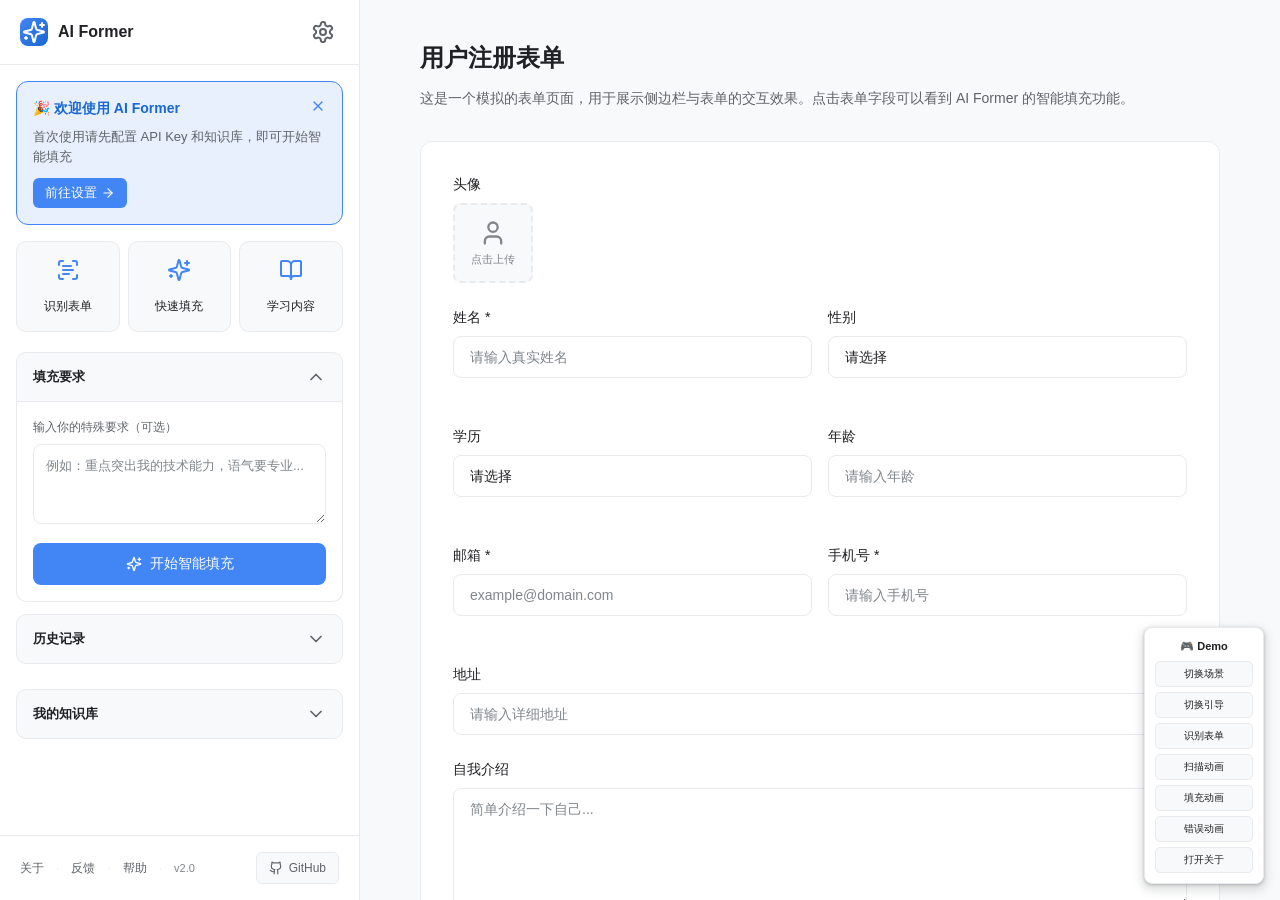
<file: playground/v2-sidebar-redesign.html>
<!DOCTYPE html>
<html lang="zh-CN">
<head>
    <meta charset="UTF-8">
    <meta name="viewport" content="width=device-width, initial-scale=1.0">
    <title>AI Former - 智能表单助手</title>
    <link rel="stylesheet" href="v2-sidebar-redesign.css">
    <!-- Lucide Icons (本地) -->
    <script src="lucide.min.js"></script>
</head>
<body>
    <div class="app-container">
    <div class="sidebar">
        <!-- 顶部栏 -->
        <div class="header">
            <div class="logo">
                <div class="logo-icon">
                    <i data-lucide="sparkles"></i>
                </div>
                AI Former
            </div>
            <div class="header-actions">
                <button class="icon-btn" onclick="window.open('v2-settings-redesign.html', '_blank')" title="设置">
                    <i data-lucide="settings"></i>
                </button>
            </div>
        </div>

        <!-- 引导横幅 -->
        <div class="onboarding-banner" id="onboarding">
            <button class="onboarding-close" onclick="closeOnboarding()">
                <i data-lucide="x"></i>
            </button>
            <div class="onboarding-title">🎉 欢迎使用 AI Former</div>
            <div class="onboarding-text">首次使用请先配置 API Key 和知识库，即可开始智能填充</div>
            <button class="onboarding-action" onclick="window.open('v2-settings-redesign.html', '_blank')">
                前往设置
                <i data-lucide="arrow-right"></i>
            </button>
        </div>

        <!-- 主内容 -->
        <div class="content">
            <!-- 快捷操作 -->
            <div class="quick-actions">
                <div class="quick-action" onclick="scanForm()">
                    <i data-lucide="scan-text" class="quick-action-icon"></i>
                    <div class="quick-action-text">识别表单</div>
                </div>
                <div class="quick-action" onclick="quickFill()">
                    <i data-lucide="sparkles" class="quick-action-icon"></i>
                    <div class="quick-action-text">快速填充</div>
                </div>
                <div class="quick-action" onclick="learnContent()">
                    <i data-lucide="book-open" class="quick-action-icon"></i>
                    <div class="quick-action-text">学习内容</div>
                </div>
            </div>

            <!-- 状态指示 -->
            <div id="status-container"></div>

            <!-- 填充要求 -->
            <div class="collapsible-header active" onclick="toggleCollapsible(this)">
                <span class="collapsible-title">填充要求</span>
                <i data-lucide="chevron-down" class="collapsible-icon"></i>
            </div>
            <div class="collapsible-content active">
                <div class="input-group">
                    <label class="input-label">输入你的特殊要求（可选）</label>
                    <textarea class="textarea" placeholder="例如：重点突出我的技术能力，语气要专业..."></textarea>
                </div>
                <button class="btn btn-primary" onclick="fillForm()">
                    <i data-lucide="sparkles"></i>
                    开始智能填充
                </button>
            </div>

            <!-- 历史记录 -->
            <div class="collapsible-header" onclick="toggleCollapsible(this)">
                <span class="collapsible-title">历史记录</span>
                <i data-lucide="chevron-down" class="collapsible-icon"></i>
            </div>
            <div class="collapsible-content">
                <div class="history-list">
                    <div class="history-item" onclick="fillHistoryPrompt(this)">重点突出我的技术能力，语气要专业</div>
                    <div class="history-item" onclick="fillHistoryPrompt(this)">简洁明了，适合投递互联网公司</div>
                    <div class="history-item" onclick="fillHistoryPrompt(this)">突出我的管理经验</div>
                </div>
            </div>

            <!-- 知识库 -->
            <div class="collapsible-header" onclick="toggleCollapsible(this)">
                <span class="collapsible-title">我的知识库</span>
                <i data-lucide="chevron-down" class="collapsible-icon"></i>
            </div>
            <div class="collapsible-content">
                <div class="knowledge-item">
                    <div class="knowledge-checkbox">
                        <input type="checkbox" class="checkbox" checked>
                    </div>
                    <div class="knowledge-info">
                        <div class="knowledge-name">个人简历档案</div>
                        <div class="knowledge-desc">包含基本信息、教育背景、工作经历</div>
                    </div>
                </div>
                <div class="knowledge-item">
                    <div class="knowledge-checkbox">
                        <input type="checkbox" class="checkbox">
                    </div>
                    <div class="knowledge-info">
                        <div class="knowledge-name">公司信息档案</div>
                        <div class="knowledge-desc">公司名称、地址、联系方式</div>
                    </div>
                </div>
                <button class="btn btn-secondary" onclick="window.open('v2-settings-redesign.html#knowledge', '_blank')" style="margin-top: 12px;">
                    <i data-lucide="folder"></i>
                    管理档案
                </button>
            </div>
        </div>

        <!-- 页脚 -->
        <div class="footer">
            <div class="footer-links">
                <a class="footer-link" onclick="showAbout()">关于</a>
                <span class="footer-divider">·</span>
                <a href="#" class="footer-link">反馈</a>
                <span class="footer-divider">·</span>
                <a href="#" class="footer-link">帮助</a>
                <span class="footer-divider">·</span>
                <span style="color: var(--text-tertiary); font-size: 11px;">v2.0</span>
            </div>
            <a href="https://github.com/itshen/ai_former" target="_blank" class="github-link">
                <i data-lucide="github"></i>
                GitHub
            </a>
        </div>
    </div>

    <!-- 关于页面 -->
    <div class="about-page" id="aboutPage">
        <div class="about-header">
            <button class="about-back" onclick="hideAbout()">
                <i data-lucide="chevron-left"></i>
                返回
            </button>
        </div>
        <div class="about-content">
            <div class="about-intro">
                <div class="about-greeting">嗨，我是洛小山 👋</div>
                <div class="about-description">
                    白天是个爱折腾的 AI 产品经理<br>
                    晚上是个快乐的小开发~
                </div>
            </div>

            <div class="about-section">
                <div class="about-section-title">🎯 关于这个工具</div>
                <div class="about-section-content">
                    这是我根据公众号读者的需求开发的智能表单填充工具，希望能帮你省下宝贵的时间！
                </div>
            </div>

            <div class="about-section">
                <div class="about-section-title">🚀 更多好玩的</div>
                <div class="about-section-content">
                    我还在捣鼓更多有趣的 AI 小工具，会在公众号<strong>【洛小山】</strong>和大家分享：
                    <ul>
                        <li>各种实用的 AI 工具</li>
                        <li>有趣的技术教程</li>
                        <li>AI 技术到产品的实践</li>
                        <li>AI 产品拆解</li>
                    </ul>
                </div>
            </div>

            <div class="about-section">
                <div class="about-section-title">💡 期待你的想法</div>
                <div class="about-section-content">
                    在日常工作或生活中，有没有觉得"要是有个 AI 工具能帮我做这个就好了"？欢迎扫码和我聊聊，说不定你的小需求就能变成下一个实用工具！
                </div>
            </div>

            <div class="about-section">
                <div class="about-section-title">🐛 遇到问题？</div>
                <div class="about-section-content">
                    开发不易，难免有 bug ~ 如果你发现了什么问题，欢迎来和我说说，我会及时修复的！你的反馈就是对我最好的支持 😊
                </div>
            </div>

            <div class="about-section">
                <div class="about-section-title">🏠 个人主页</div>
                <div class="about-section-content">
                    <a href="https://luoxiaoshan.cn" target="_blank" class="about-link">
                        luoxiaoshan.cn
                        <i data-lucide="external-link"></i>
                    </a>
                </div>
            </div>

            <div class="about-qr-container">
                <div class="about-qr-item">
                    <div class="about-qr-box">
                        <img src="../qrcode.jpg" alt="公众号二维码" onerror="this.parentElement.innerHTML='<div class=\'about-qr-placeholder\'>扫码关注</div>'">
                    </div>
                    <div class="about-qr-label">关注公众号<br>学习更多 AI 技巧</div>
                </div>
                <div class="about-qr-item">
                    <div class="about-qr-box">
                        <img src="../sponsor.jpg" alt="赞赏码" onerror="this.parentElement.innerHTML='<div class=\'about-qr-placeholder\'>赞赏支持</div>'">
                    </div>
                    <div class="about-qr-label">开源不易<br>感谢支持一杯咖啡</div>
                </div>
            </div>
        </div>
    </div>

    <!-- 右侧模拟页面 - 使用 iframe 加载场景 -->
    <iframe 
        id="scene-iframe" 
        src="scene-form.html" 
        style="flex: 1; border: none; width: 100%; height: 100%;"
    ></iframe>
    </div>

    <!-- Demo 控制面板 -->
    <div class="demo-controls">
        <div class="demo-title">🎮 Demo</div>
        <button class="demo-btn" onclick="toggleScene()">切换场景</button>
        <button class="demo-btn" onclick="toggleOnboarding()">切换引导</button>
        <button class="demo-btn" onclick="scanForm()">识别表单</button>
        <button class="demo-btn" onclick="triggerScanning()">扫描动画</button>
        <button class="demo-btn" onclick="triggerFilling()">填充动画</button>
        <button class="demo-btn" onclick="triggerError()">错误动画</button>
        <button class="demo-btn" onclick="showAbout()">打开关于</button>
    </div>

    <script src="v2-sidebar-redesign.js"></script>
</body>
</html>
</file>
<file: playground/v2-sidebar-redesign.css>
:root {
    --primary: #4285f4;
    --primary-dark: #1967d2;
    --primary-light: #e8f0fe;
    --text-primary: #202124;
    --text-secondary: #5f6368;
    --text-tertiary: #80868b;
    --border: #e8eaed;
    --bg-primary: #ffffff;
    --bg-secondary: #f8f9fa;
    --bg-hover: #f1f3f4;
    --success: #1e8e3e;
    --success-bg: #e6f4ea;
    --warning: #f9ab00;
    --warning-bg: #fef7e0;
    --error: #d93025;
    --shadow-sm: 0 1px 2px 0 rgba(60,64,67,.3), 0 1px 3px 1px rgba(60,64,67,.15);
    --shadow-md: 0 1px 3px 0 rgba(60,64,67,.3), 0 4px 8px 3px rgba(60,64,67,.15);
}

@media (prefers-color-scheme: dark) {
    :root {
        --primary: #8ab4f8;
        --primary-dark: #669df6;
        --primary-light: #1a3a5c;
        --text-primary: #e8eaed;
        --text-secondary: #9aa0a6;
        --text-tertiary: #80868b;
        --border: #3c4043;
        --bg-primary: #202124;
        --bg-secondary: #292a2d;
        --bg-hover: #35363a;
        --success: #81c995;
        --success-bg: #1e3a28;
        --warning: #fdd663;
        --warning-bg: #3d3416;
        --error: #f28b82;
        --shadow-sm: 0 1px 2px 0 rgba(0,0,0,.3), 0 1px 3px 1px rgba(0,0,0,.15);
        --shadow-md: 0 1px 3px 0 rgba(0,0,0,.3), 0 4px 8px 3px rgba(0,0,0,.15);
    }
}

* {
    margin: 0;
    padding: 0;
    box-sizing: border-box;
}

body {
    font-family: -apple-system, BlinkMacSystemFont, 'Segoe UI', 'Helvetica Neue', Arial, sans-serif;
    color: var(--text-primary);
    line-height: 1.5;
    -webkit-font-smoothing: antialiased;
    margin: 0;
    padding: 0;
    overflow: hidden;
}

.app-container {
    display: flex;
    height: 100vh;
}

.sidebar {
    width: 360px;
    height: 100vh;
    background: var(--bg-primary);
    display: flex;
    flex-direction: column;
    border-right: 1px solid var(--border);
}

/* 顶部栏 */
.header {
    padding: 16px 20px;
    border-bottom: 1px solid var(--border);
    display: flex;
    align-items: center;
    justify-content: space-between;
}

.logo {
    display: flex;
    align-items: center;
    gap: 10px;
    font-size: 16px;
    font-weight: 600;
    color: var(--text-primary);
}

.logo-icon {
    width: 28px;
    height: 28px;
    border-radius: 8px;
    background: linear-gradient(135deg, var(--primary) 0%, var(--primary-dark) 100%);
    display: flex;
    align-items: center;
    justify-content: center;
    color: white;
}

.header-actions {
    display: flex;
    gap: 4px;
}

.icon-btn {
    width: 32px;
    height: 32px;
    border: none;
    background: transparent;
    border-radius: 8px;
    cursor: pointer;
    display: flex;
    align-items: center;
    justify-content: center;
    color: var(--text-secondary);
    transition: all 0.2s;
}

.icon-btn:hover {
    background: var(--bg-hover);
    color: var(--text-primary);
}

/* 引导横幅 */
.onboarding-banner {
    margin: 16px 16px 0;
    padding: 16px;
    background: var(--primary-light);
    border-radius: 12px;
    border: 1px solid var(--primary);
    position: relative;
}

.onboarding-close {
    position: absolute;
    top: 12px;
    right: 12px;
    width: 24px;
    height: 24px;
    border: none;
    background: transparent;
    border-radius: 6px;
    cursor: pointer;
    color: var(--primary);
    display: flex;
    align-items: center;
    justify-content: center;
    transition: all 0.2s;
}

.onboarding-close svg {
    width: 16px;
    height: 16px;
}

.onboarding-close:hover {
    background: rgba(66, 133, 244, 0.1);
}

.onboarding-title {
    font-size: 14px;
    font-weight: 600;
    color: var(--primary-dark);
    margin-bottom: 8px;
}

.onboarding-text {
    font-size: 13px;
    color: var(--text-secondary);
    margin-bottom: 12px;
}

.onboarding-action {
    display: inline-flex;
    align-items: center;
    gap: 4px;
    padding: 6px 12px;
    background: var(--primary);
    color: white;
    border: none;
    border-radius: 6px;
    font-size: 13px;
    font-weight: 500;
    cursor: pointer;
    transition: all 0.2s;
}

.onboarding-action svg {
    width: 14px;
    height: 14px;
}

.onboarding-action:hover {
    background: var(--primary-dark);
}

/* 主内容区 */
.content {
    flex: 1;
    overflow-y: auto;
    padding: 16px;
}

.content::-webkit-scrollbar {
    width: 8px;
}

.content::-webkit-scrollbar-track {
    background: transparent;
}

.content::-webkit-scrollbar-thumb {
    background: var(--border);
    border-radius: 4px;
}

.content::-webkit-scrollbar-thumb:hover {
    background: var(--text-tertiary);
}

/* 快捷操作 */
.quick-actions {
    display: grid;
    grid-template-columns: repeat(3, 1fr);
    gap: 8px;
    margin-bottom: 20px;
}

.quick-action {
    padding: 16px 12px;
    background: var(--bg-secondary);
    border: 1px solid var(--border);
    border-radius: 10px;
    cursor: pointer;
    transition: all 0.2s cubic-bezier(0.4, 0, 0.2, 1);
    text-align: center;
}

.quick-action:hover {
    background: var(--bg-hover);
    box-shadow: 0 2px 8px rgba(0, 0, 0, 0.08);
}

.quick-action:active {
    transform: scale(0.98);
}

.quick-action-icon {
    width: 24px;
    height: 24px;
    margin: 0 auto 8px;
    color: var(--primary);
    transition: transform 0.2s cubic-bezier(0.4, 0, 0.2, 1);
}

.quick-action:hover .quick-action-icon {
    transform: scale(1.1);
}

.quick-action-text {
    font-size: 12px;
    font-weight: 500;
    color: var(--text-primary);
}

/* 卡片 */
.card {
    margin-bottom: 16px;
    background: var(--bg-primary);
    border: 1px solid var(--border);
    border-radius: 12px;
    overflow: hidden;
}

.card-header {
    padding: 14px 16px;
    border-bottom: 1px solid var(--border);
    display: flex;
    align-items: center;
    justify-content: space-between;
}

.card-title {
    font-size: 13px;
    font-weight: 600;
    color: var(--text-primary);
}

.card-body {
    padding: 16px;
}

/* 输入框 */
.input-group {
    margin-bottom: 12px;
}

.input-label {
    display: block;
    font-size: 12px;
    font-weight: 500;
    color: var(--text-secondary);
    margin-bottom: 8px;
}

.textarea {
    width: 100%;
    padding: 12px;
    border: 1px solid var(--border);
    border-radius: 8px;
    font-size: 13px;
    font-family: inherit;
    color: var(--text-primary);
    background: var(--bg-primary);
    resize: vertical;
    min-height: 80px;
    transition: all 0.2s;
}

.textarea:focus {
    outline: none;
    border-color: var(--primary);
    box-shadow: 0 0 0 3px var(--primary-light);
}

.textarea::placeholder {
    color: var(--text-tertiary);
}

/* 按钮 */
.btn {
    width: 100%;
    padding: 12px 16px;
    border: none;
    border-radius: 8px;
    font-size: 14px;
    font-weight: 500;
    cursor: pointer;
    transition: all 0.2s;
    display: flex;
    align-items: center;
    justify-content: center;
    gap: 8px;
}

.btn-primary {
    background: var(--primary);
    color: white;
}

.btn-primary svg,
.btn-primary i {
    width: 16px;
    height: 16px;
}

.btn-primary:hover {
    background: var(--primary-dark);
    box-shadow: var(--shadow-sm);
}

.btn-primary:active {
    transform: scale(0.98);
}

.btn-secondary {
    background: var(--bg-secondary);
    color: var(--text-primary);
    border: 1px solid var(--border);
}

.btn-secondary:hover {
    background: var(--bg-hover);
}

/* 知识库 */
.knowledge-item {
    padding: 12px;
    background: var(--bg-secondary);
    border: 1px solid var(--border);
    border-radius: 8px;
    margin-bottom: 8px;
    display: flex;
    align-items: center;
    gap: 12px;
    transition: all 0.2s;
}

.knowledge-item:hover {
    background: var(--bg-hover);
    border-color: var(--primary);
}

.knowledge-checkbox {
    flex-shrink: 0;
}

.checkbox {
    width: 20px;
    height: 20px;
    cursor: pointer;
    accent-color: var(--primary);
}

.knowledge-info {
    flex: 1;
    min-width: 0;
}

.knowledge-name {
    font-size: 13px;
    font-weight: 500;
    color: var(--text-primary);
    margin-bottom: 2px;
}

.knowledge-desc {
    font-size: 11px;
    color: var(--text-tertiary);
    white-space: nowrap;
    overflow: hidden;
    text-overflow: ellipsis;
}

.knowledge-actions {
    display: flex;
    gap: 4px;
}

.knowledge-actions .icon-btn {
    width: 28px;
    height: 28px;
}

/* 历史记录 */
.history-list {
    display: flex;
    flex-direction: column;
    gap: 6px;
}

.history-item {
    padding: 10px 12px;
    background: var(--bg-secondary);
    border: 1px solid var(--border);
    border-radius: 8px;
    font-size: 13px;
    color: var(--text-secondary);
    cursor: pointer;
    transition: all 0.2s;
    line-height: 1.4;
}

.history-item:hover {
    background: var(--bg-hover);
    border-color: var(--primary);
    color: var(--text-primary);
}

/* 页脚 */
.footer {
    padding: 16px 20px;
    border-top: 1px solid var(--border);
    display: flex;
    align-items: center;
    justify-content: space-between;
}

.footer-links {
    display: flex;
    align-items: center;
    gap: 12px;
    font-size: 12px;
}

.footer-link {
    color: var(--text-secondary);
    text-decoration: none;
    transition: color 0.2s;
    cursor: pointer;
}

.footer-link:hover {
    color: var(--primary);
}

.footer-divider {
    color: var(--border);
}

.github-link {
    display: flex;
    align-items: center;
    gap: 6px;
    padding: 6px 12px;
    background: var(--bg-secondary);
    border: 1px solid var(--border);
    border-radius: 6px;
    color: var(--text-secondary);
    text-decoration: none;
    font-size: 12px;
    font-weight: 500;
    transition: all 0.2s;
}

.github-link svg,
.github-link i {
    width: 14px;
    height: 14px;
}

.github-link:hover {
    background: var(--bg-hover);
    border-color: var(--text-tertiary);
    color: var(--text-primary);
}

/* 关于页面 */
.about-page {
    position: fixed;
    top: 0;
    left: 0;
    right: 0;
    bottom: 0;
    background: var(--bg-primary);
    z-index: 100;
    overflow-y: auto;
    display: none;
    animation: slideInRight 0.3s ease;
}

.about-page.active {
    display: block;
}

@keyframes slideInRight {
    from {
        transform: translateX(100%);
    }
    to {
        transform: translateX(0);
    }
}

.about-header {
    display: flex;
    align-items: center;
    padding: 16px 20px;
    border-bottom: 1px solid var(--border);
    background: var(--bg-secondary);
    position: sticky;
    top: 0;
    z-index: 10;
}

.about-back {
    display: flex;
    align-items: center;
    gap: 8px;
    background: none;
    border: none;
    color: var(--text-secondary);
    font-size: 14px;
    cursor: pointer;
    padding: 8px;
    margin: -8px;
    border-radius: 6px;
    transition: all 0.2s;
}

.about-back:hover {
    background: var(--bg-hover);
    color: var(--text-primary);
}

.about-content {
    padding: 24px 20px;
}

.about-intro {
    text-align: center;
    margin-bottom: 32px;
}

.about-greeting {
    font-size: 20px;
    font-weight: 600;
    color: var(--text-primary);
    margin-bottom: 12px;
}

.about-description {
    font-size: 14px;
    line-height: 1.6;
    color: var(--text-secondary);
}

.about-section {
    margin-bottom: 28px;
}

.about-section-title {
    font-size: 15px;
    font-weight: 600;
    color: var(--text-primary);
    margin-bottom: 12px;
    display: flex;
    align-items: center;
    gap: 8px;
}

.about-section-content {
    font-size: 13px;
    line-height: 1.7;
    color: var(--text-secondary);
    margin-bottom: 8px;
}

.about-section-content ul {
    list-style: none;
    padding: 0;
    margin: 8px 0;
}

.about-section-content li {
    padding: 4px 0;
    padding-left: 20px;
    position: relative;
}

.about-section-content li::before {
    content: "·";
    position: absolute;
    left: 8px;
    color: var(--primary);
    font-weight: bold;
}

.about-qr-container {
    display: flex;
    gap: 16px;
    margin-top: 16px;
}

.about-qr-item {
    flex: 1;
    text-align: center;
}

.about-qr-box {
    width: 100%;
    aspect-ratio: 1;
    background: var(--bg-secondary);
    border: 1px solid var(--border);
    border-radius: 12px;
    display: flex;
    align-items: center;
    justify-content: center;
    margin-bottom: 8px;
    overflow: hidden;
}

.about-qr-box img {
    width: 100%;
    height: 100%;
    object-fit: contain;
    padding: 8px;
}

.about-qr-placeholder {
    color: var(--text-tertiary);
    font-size: 12px;
}

.about-qr-label {
    font-size: 12px;
    color: var(--text-secondary);
    font-weight: 500;
}

.about-link {
    display: inline-flex;
    align-items: center;
    gap: 4px;
    color: var(--primary);
    text-decoration: none;
    font-size: 13px;
    padding: 4px 0;
    transition: opacity 0.2s;
}

.about-link:hover {
    opacity: 0.8;
}

/* 折叠面板 */
.collapsible-header {
    padding: 14px 16px;
    background: var(--bg-secondary);
    border: 1px solid var(--border);
    border-radius: 10px;
    cursor: pointer;
    display: flex;
    align-items: center;
    justify-content: space-between;
    margin-bottom: 12px;
    transition: all 0.2s;
}

.collapsible-header:hover {
    background: var(--bg-hover);
    border-color: var(--primary);
}

.collapsible-header.active {
    border-bottom-left-radius: 0;
    border-bottom-right-radius: 0;
    margin-bottom: 0;
}

.collapsible-title {
    font-size: 13px;
    font-weight: 600;
    color: var(--text-primary);
}

.collapsible-icon {
    width: 20px;
    height: 20px;
    color: var(--text-secondary);
    transition: transform 0.2s;
}

.collapsible-header.active .collapsible-icon {
    transform: rotate(180deg);
}

.collapsible-content {
    max-height: 0;
    overflow: hidden;
    padding: 0 16px;
    background: var(--bg-primary);
    border: 1px solid var(--border);
    border-top: none;
    border-bottom-left-radius: 10px;
    border-bottom-right-radius: 10px;
    margin-bottom: 12px;
    opacity: 0;
    transition: max-height 0.3s ease, padding 0.3s ease, opacity 0.3s ease, margin-bottom 0.3s ease;
}

.collapsible-content.active {
    max-height: 800px;
    padding: 16px;
    opacity: 1;
}

/* 状态指示器 */
.status-indicator {
    padding: 12px;
    background: var(--success-bg);
    border: 1px solid var(--success);
    border-radius: 8px;
    display: flex;
    align-items: center;
    gap: 10px;
    font-size: 13px;
    color: var(--success);
    margin-bottom: 16px;
    animation: slideDown 0.3s ease;
}

@keyframes slideDown {
    from {
        opacity: 0;
        transform: translateY(-10px);
    }
    to {
        opacity: 1;
        transform: translateY(0);
    }
}

.status-indicator.warning {
    background: var(--warning-bg);
    border-color: var(--warning);
    color: var(--warning);
}

.status-indicator.error {
    background: #fce8e6;
    border-color: var(--error);
    color: var(--error);
}

/* 右侧模拟页面 */
.mock-page {
    flex: 1;
    background: var(--bg-secondary);
    overflow-y: auto;
    padding: 40px;
    position: relative;
}

.mock-page-content {
    max-width: 800px;
    margin: 0 auto;
}

.mock-page-title {
    font-size: 24px;
    font-weight: 600;
    color: var(--text-primary);
    margin-bottom: 12px;
}

.mock-page-subtitle {
    font-size: 14px;
    color: var(--text-secondary);
    margin-bottom: 32px;
}

.mock-form {
    background: var(--bg-primary);
    border: 1px solid var(--border);
    border-radius: 12px;
    padding: 32px;
}

.mock-form-group {
    position: relative;
    margin-bottom: 24px;
}

.mock-form-group:last-child {
    margin-bottom: 0;
}

/* 短输入框 - 内联布局 */
.mock-form-group-inline {
    display: flex;
    align-items: flex-start;
    gap: 12px;
}

.mock-form-group-inline .mock-label {
    flex-shrink: 0;
    min-width: 80px;
    padding-top: 10px;
}

.mock-input-short {
    max-width: 150px;
}

/* 双列布局 */
.mock-form-row {
    display: grid;
    grid-template-columns: 1fr 1fr;
    gap: 16px;
    margin-bottom: 24px;
}

@media (max-width: 768px) {
    .mock-form-row {
        grid-template-columns: 1fr;
    }
}

/* 操作栏 - 输入框交互按钮 */
.action-bar {
    position: absolute;
    bottom: calc(100% + 2px);
    right: 0;
    display: flex;
    gap: 6px;
    opacity: 0;
    visibility: hidden;
    transform: translateY(4px);
    transition: all 0.2s ease;
    pointer-events: none;
    z-index: 100;
}

.mock-form-group.active .action-bar {
    opacity: 1;
    visibility: visible;
    transform: translateY(0);
    pointer-events: auto;
}

/* 操作按钮 */
.action-btn {
    display: inline-flex;
    align-items: center;
    justify-content: center;
    gap: 4px;
    padding: 6px 8px;
    background: var(--bg-primary);
    border: 1px solid var(--border);
    border-radius: 6px;
    font-size: 12px;
    color: var(--text-secondary);
    cursor: pointer;
    transition: all 0.15s;
    white-space: nowrap;
    box-shadow: 0 2px 8px rgba(0,0,0,0.08);
    position: relative;
}

.action-btn:hover {
    background: var(--bg-hover);
    color: var(--text-primary);
    border-color: var(--text-tertiary);
}

.action-btn.primary {
    background: #1f87fc;
    color: white;
    border-color: #1f87fc;
}

.action-btn.primary:hover {
    background: #0d6edb;
}

@media (prefers-color-scheme: dark) {
    .action-btn.primary {
        background: #4d9fff;
        border-color: #4d9fff;
    }

    .action-btn.primary:hover {
        background: #1f87fc;
    }
}

.action-btn svg {
    width: 14px;
    height: 14px;
}

/* 翻译按钮组和下拉菜单 */
.action-btn-group {
    position: relative;
}

.translate-menu {
    position: absolute;
    top: calc(100% + 8px);
    right: 0;
    background: var(--bg-primary);
    border: 1px solid var(--border);
    border-radius: 8px;
    box-shadow: 0 4px 16px rgba(0,0,0,0.15);
    min-width: 160px;
    padding: 6px;
    opacity: 0;
    visibility: hidden;
    transform: translateY(-4px);
    transition: all 0.2s ease;
    z-index: 1000;
    max-height: 300px;
    overflow-y: auto;
}

.translate-menu.active {
    opacity: 1;
    visibility: visible;
    transform: translateY(0);
}

.translate-item {
    padding: 8px 12px;
    border-radius: 6px;
    font-size: 13px;
    color: var(--text-primary);
    cursor: pointer;
    transition: all 0.15s;
    white-space: nowrap;
}

.translate-item:hover {
    background: var(--bg-hover);
}

@media (prefers-color-scheme: dark) {
    .translate-menu {
        box-shadow: 0 4px 20px rgba(0,0,0,0.4);
    }
}

/* Tooltip 提示 */
.action-btn::after,
.cache-confirm-btn::after {
    content: attr(data-tooltip);
    position: absolute;
    bottom: calc(100% + 8px);
    left: 50%;
    transform: translateX(-50%) scale(0.9);
    padding: 5px 10px;
    background: rgba(0, 0, 0, 0.85);
    color: white;
    font-size: 11px;
    font-weight: 500;
    border-radius: 6px;
    white-space: nowrap;
    opacity: 0;
    visibility: hidden;
    transition: all 0.2s cubic-bezier(0.4, 0, 0.2, 1);
    pointer-events: none;
    z-index: 1000;
    box-shadow: 0 2px 8px rgba(0,0,0,0.15);
}

@media (prefers-color-scheme: dark) {
    .action-btn::after,
    .cache-confirm-btn::after {
        background: rgba(255, 255, 255, 0.9);
        color: #202124;
    }
}

.action-btn::before,
.cache-confirm-btn::before {
    content: '';
    position: absolute;
    bottom: 100%;
    left: 50%;
    transform: translateX(-50%);
    border: 5px solid transparent;
    border-top-color: rgba(0, 0, 0, 0.85);
    opacity: 0;
    visibility: hidden;
    transition: all 0.2s cubic-bezier(0.4, 0, 0.2, 1);
    pointer-events: none;
    z-index: 1000;
}

@media (prefers-color-scheme: dark) {
    .action-btn::before,
    .cache-confirm-btn::before {
        border-top-color: rgba(255, 255, 255, 0.9);
    }
}

.action-btn:hover::after,
.action-btn:hover::before,
.cache-confirm-btn:hover::after,
.cache-confirm-btn:hover::before {
    opacity: 1;
    visibility: visible;
    transform: translateX(-50%) scale(1);
}

.action-btn:hover::before,
.cache-confirm-btn:hover::before {
    transform: translateX(-50%);
}

/* 下拉菜单 */
.dropdown {
    position: relative;
}

.dropdown-arrow {
    width: 12px;
    height: 12px;
    margin-left: 2px;
}

.dropdown-menu {
    position: absolute;
    top: calc(100% + 4px);
    right: 0;
    background: var(--bg-primary);
    border: 1px solid var(--border);
    border-radius: 8px;
    box-shadow: 0 4px 16px rgba(0,0,0,0.12);
    min-width: 180px;
    max-width: 220px;
    padding: 6px;
    opacity: 0;
    visibility: hidden;
    transform: translateY(-8px);
    transition: all 0.2s ease;
    z-index: 200;
    white-space: nowrap;
}

.dropdown:hover .dropdown-menu {
    opacity: 1;
    visibility: visible;
    transform: translateY(0);
}

.dropdown-item {
    display: flex;
    align-items: center;
    gap: 8px;
    padding: 8px 12px;
    border-radius: 6px;
    font-size: 13px;
    color: var(--text-primary);
    cursor: pointer;
    transition: all 0.15s;
}

.dropdown-item:hover {
    background: var(--bg-hover);
}

.dropdown-item svg {
    width: 16px;
    height: 16px;
    flex-shrink: 0;
}

.dropdown-item span {
    font-size: 16px;
}

/* 缓存确认按钮 */
.cache-confirm-btn {
    display: none;
    align-items: center;
    gap: 4px;
    padding: 6px 10px;
    background: #35a557;
    border: 1px solid #35a557;
    border-radius: 6px;
    font-size: 12px;
    color: white;
    cursor: pointer;
    transition: all 0.15s;
    white-space: nowrap;
    box-shadow: 0 2px 8px rgba(0,0,0,0.08);
    position: relative;
}

.cache-confirm-btn:hover {
    background: #2d8f47;
}

/* 有缓存值时显示确认按钮 */
.mock-form-group:has(.mock-input.has-cache) .cache-confirm-btn,
.mock-form-group:has(.mock-textarea.has-cache) .cache-confirm-btn {
    display: inline-flex;
}

.cache-confirm-btn svg {
    width: 14px;
    height: 14px;
}

/* 有缓存值的输入框样式 */
.mock-input.has-cache,
.mock-textarea.has-cache {
    border-color: #1f87fc;
}

@media (prefers-color-scheme: dark) {
    .mock-input.has-cache,
    .mock-textarea.has-cache {
        border-color: #4d9fff;
    }
}

.mock-input.has-cache::placeholder,
.mock-textarea.has-cache::placeholder {
    color: #1f87fc;
}

@media (prefers-color-scheme: dark) {
    .mock-input.has-cache::placeholder,
    .mock-textarea.has-cache::placeholder {
        color: #4d9fff;
    }
}

/* 填充和完成状态动画 */
.mock-input.filling,
.mock-textarea.filling {
    border-color: var(--primary);
    box-shadow: 0 0 0 3px rgba(66, 133, 244, 0.2);
}

.mock-input.filled,
.mock-textarea.filled {
    border-color: #2d8f47;
    background-color: rgba(45, 143, 71, 0.05);
    animation: filled-bounce 0.4s ease;
}

@keyframes filled-bounce {
    0%, 100% { transform: scale(1); }
    50% { transform: scale(1.02); }
}

.mock-label {
    display: block;
    font-size: 14px;
    font-weight: 500;
    color: var(--text-primary);
    margin-bottom: 8px;
}

/* 输入框和下拉框共同样式 */
.mock-input,
.mock-select {
    width: 100%;
    padding: 12px 16px;
    border: 1.5px solid var(--border);
    border-radius: 8px;
    font-size: 14px;
    color: var(--text-primary);
    background: var(--bg-primary);
    transition: all 0.2s;
    font-family: inherit;
}

.mock-input:focus,
.mock-select:focus {
    outline: none;
    border-color: var(--primary);
    box-shadow: 0 0 0 3px rgba(66, 133, 244, 0.1);
}

.mock-input::placeholder {
    color: var(--text-tertiary);
}

.mock-textarea {
    width: 100%;
    min-height: 120px;
    padding: 12px 16px;
    border: 1.5px solid var(--border);
    border-radius: 8px;
    font-size: 14px;
    color: var(--text-primary);
    background: var(--bg-primary);
    transition: all 0.2s;
    font-family: inherit;
    resize: vertical;
}

.mock-textarea:focus {
    outline: none;
    border-color: var(--primary);
    box-shadow: 0 0 0 3px rgba(66, 133, 244, 0.1);
}

.mock-textarea::placeholder {
    color: var(--text-tertiary);
}

/* 下拉框样式 */
.mock-select {
    appearance: none;
    background-image: url("data:image/svg+xml,%3Csvg width='14' height='14' viewBox='0 0 24 24' fill='none' stroke='%23666' stroke-width='2' stroke-linecap='round' stroke-linejoin='round'%3E%3Cpolyline points='6 9 12 15 18 9'/%3E%3C/svg%3E");
    background-repeat: no-repeat;
    background-position: right 12px center;
    padding-right: 40px;
    cursor: pointer;
}

.mock-select:focus {
    outline: none;
    border-color: var(--primary);
    box-shadow: 0 0 0 3px rgba(66, 133, 244, 0.1);
}

/* 禁用/冻结输入框 */
.mock-input-disabled {
    background: var(--bg-secondary);
    color: var(--text-secondary);
    cursor: not-allowed;
    opacity: 0.7;
}

.mock-input-disabled:focus {
    border-color: var(--border);
    box-shadow: none;
}

/* 进度条 */
.mock-progress-wrapper {
    display: flex;
    align-items: center;
    gap: 12px;
}

.mock-progress-bar {
    flex: 1;
    height: 8px;
    background: var(--bg-secondary);
    border-radius: 4px;
    overflow: hidden;
    position: relative;
}

.mock-progress-fill {
    height: 100%;
    background: linear-gradient(90deg, var(--primary), #5a9cf7);
    border-radius: 4px;
    transition: width 0.3s ease;
    position: relative;
}

.mock-progress-fill::after {
    content: '';
    position: absolute;
    top: 0;
    left: 0;
    right: 0;
    bottom: 0;
    background: linear-gradient(90deg, transparent, rgba(255,255,255,0.3), transparent);
    animation: progress-shimmer 1.5s infinite;
}

@keyframes progress-shimmer {
    0% { transform: translateX(-100%); }
    100% { transform: translateX(100%); }
}

.mock-progress-text {
    font-size: 13px;
    font-weight: 600;
    color: var(--primary);
    min-width: 40px;
    text-align: right;
}

/* 头像上传 */
.mock-avatar-upload {
    display: flex;
    align-items: center;
    gap: 16px;
}

.mock-avatar-placeholder {
    width: 80px;
    height: 80px;
    border: 2px dashed var(--border);
    border-radius: 8px;
    display: flex;
    flex-direction: column;
    align-items: center;
    justify-content: center;
    gap: 4px;
    cursor: pointer;
    transition: all 0.2s;
    background: var(--bg-secondary);
}

.mock-avatar-placeholder:hover {
    border-color: var(--primary);
    background: var(--bg-hover);
}

.mock-avatar-placeholder svg {
    width: 28px;
    height: 28px;
    color: var(--text-tertiary);
}

.mock-avatar-placeholder:hover svg {
    color: var(--primary);
}

.mock-avatar-hint {
    font-size: 11px;
    color: var(--text-tertiary);
}

.mock-submit {
    width: 100%;
    padding: 12px 24px;
    background: var(--primary);
    color: white;
    border: none;
    border-radius: 8px;
    font-size: 15px;
    font-weight: 500;
    cursor: pointer;
    transition: all 0.2s;
    margin-top: 24px;
}

.mock-submit:hover {
    background: var(--primary-dark);
    transform: translateY(-1px);
    box-shadow: var(--shadow-md);
}

.mock-submit:active {
    transform: translateY(0);
}

/* Demo 控制面板 */
.demo-controls {
    position: fixed;
    bottom: 16px;
    right: 16px;
    background: var(--bg-primary);
    border: 1px solid var(--border);
    border-radius: 8px;
    padding: 10px;
    box-shadow: var(--shadow-md);
    width: 120px;
    z-index: 50;
}

.demo-title {
    font-size: 11px;
    font-weight: 600;
    color: var(--text-primary);
    margin-bottom: 6px;
    text-align: center;
}

.demo-btn {
    width: 100%;
    padding: 5px 8px;
    background: var(--bg-secondary);
    border: 1px solid var(--border);
    border-radius: 5px;
    font-size: 10px;
    color: var(--text-primary);
    cursor: pointer;
    transition: all 0.2s;
    margin-bottom: 4px;
    text-align: center;
}

.demo-btn:last-child {
    margin-bottom: 0;
}

.demo-btn:hover {
    background: var(--bg-hover);
    border-color: var(--primary);
}

/* AI 扫描状态 - 脉冲高亮 */
.mock-input.ai-scanning,
.mock-textarea.ai-scanning,
.mock-select.ai-scanning {
    border-color: #f59e0b;
    animation: pulse-scanning 1.5s ease-in-out infinite;
}

@keyframes pulse-scanning {
    0%, 100% {
        box-shadow: 0 0 0 0 rgba(245, 158, 11, 0.4);
    }
    50% {
        box-shadow: 0 0 0 8px rgba(245, 158, 11, 0);
    }
}

/* AI 识别完成状态 - 浅色背景 */
.mock-input.ai-recognized,
.mock-textarea.ai-recognized,
.mock-select.ai-recognized {
    background: rgba(66, 133, 244, 0.04);
    border-color: rgba(66, 133, 244, 0.3);
}

@media (prefers-color-scheme: dark) {
    .mock-input.ai-recognized,
    .mock-textarea.ai-recognized,
    .mock-select.ai-recognized {
        background: rgba(138, 180, 248, 0.08);
        border-color: rgba(138, 180, 248, 0.3);
    }
}

/* ==================== 场景切换 ==================== */
.scene-container {
    display: none !important;
    width: 100%;
    max-width: 800px;
    margin: 0 auto;
    position: absolute;
    top: 40px;
    left: 0;
    right: 0;
}

.scene-container.active {
    display: block !important;
    position: relative;
    top: auto;
}

/* ==================== BBS 场景样式 ==================== */
.bbs-thread-title {
    font-size: 20px;
    font-weight: 600;
    color: var(--primary-dark);
    margin-bottom: 24px;
    padding-bottom: 16px;
    border-bottom: 2px solid var(--border-color);
}

.bbs-post {
    background: white;
    border: 1.5px solid var(--border-color);
    border-radius: 12px;
    padding: 16px;
    margin-bottom: 16px;
    transition: all 0.2s;
}

.bbs-post:hover {
    border-color: var(--primary);
    box-shadow: 0 2px 8px rgba(0, 0, 0, 0.08);
}

.bbs-post-header {
    display: flex;
    align-items: center;
    gap: 12px;
    margin-bottom: 12px;
    font-size: 13px;
}

.bbs-floor {
    color: var(--primary);
    font-weight: 600;
}

.bbs-author {
    color: var(--primary-dark);
    font-weight: 500;
}

.bbs-time {
    color: var(--text-secondary);
    margin-left: auto;
}

.bbs-post-content {
    color: var(--text-primary);
    line-height: 1.8;
    font-size: 14px;
    user-select: text;
    cursor: text;
}

.bbs-post-content.selecting {
    background: rgba(66, 133, 244, 0.1);
}

.bbs-reply-section {
    margin-top: 32px;
    padding-top: 24px;
    border-top: 2px solid var(--border-color);
}

.bbs-reply-textarea {
    min-height: 120px;
    resize: vertical;
}

/* 划词浮动按钮 */
.selection-tooltip {
    position: fixed;
    background: var(--primary);
    color: white;
    padding: 6px 12px;
    border-radius: 6px;
    font-size: 13px;
    font-weight: 500;
    box-shadow: 0 4px 12px rgba(0, 0, 0, 0.15);
    cursor: pointer;
    z-index: 10000;
    display: none;
    white-space: nowrap;
    user-select: none;
}

.selection-tooltip:hover {
    background: var(--primary-dark);
    transform: translateY(-2px);
    box-shadow: 0 6px 16px rgba(0, 0, 0, 0.2);
}

.selection-tooltip.visible {
    display: block;
}

/* Dark mode for BBS */
@media (prefers-color-scheme: dark) {
    .bbs-post {
        background: rgba(255, 255, 255, 0.05);
        border-color: rgba(255, 255, 255, 0.1);
    }
    
    .bbs-post:hover {
        border-color: var(--primary);
        background: rgba(255, 255, 255, 0.08);
    }
}
</file>
